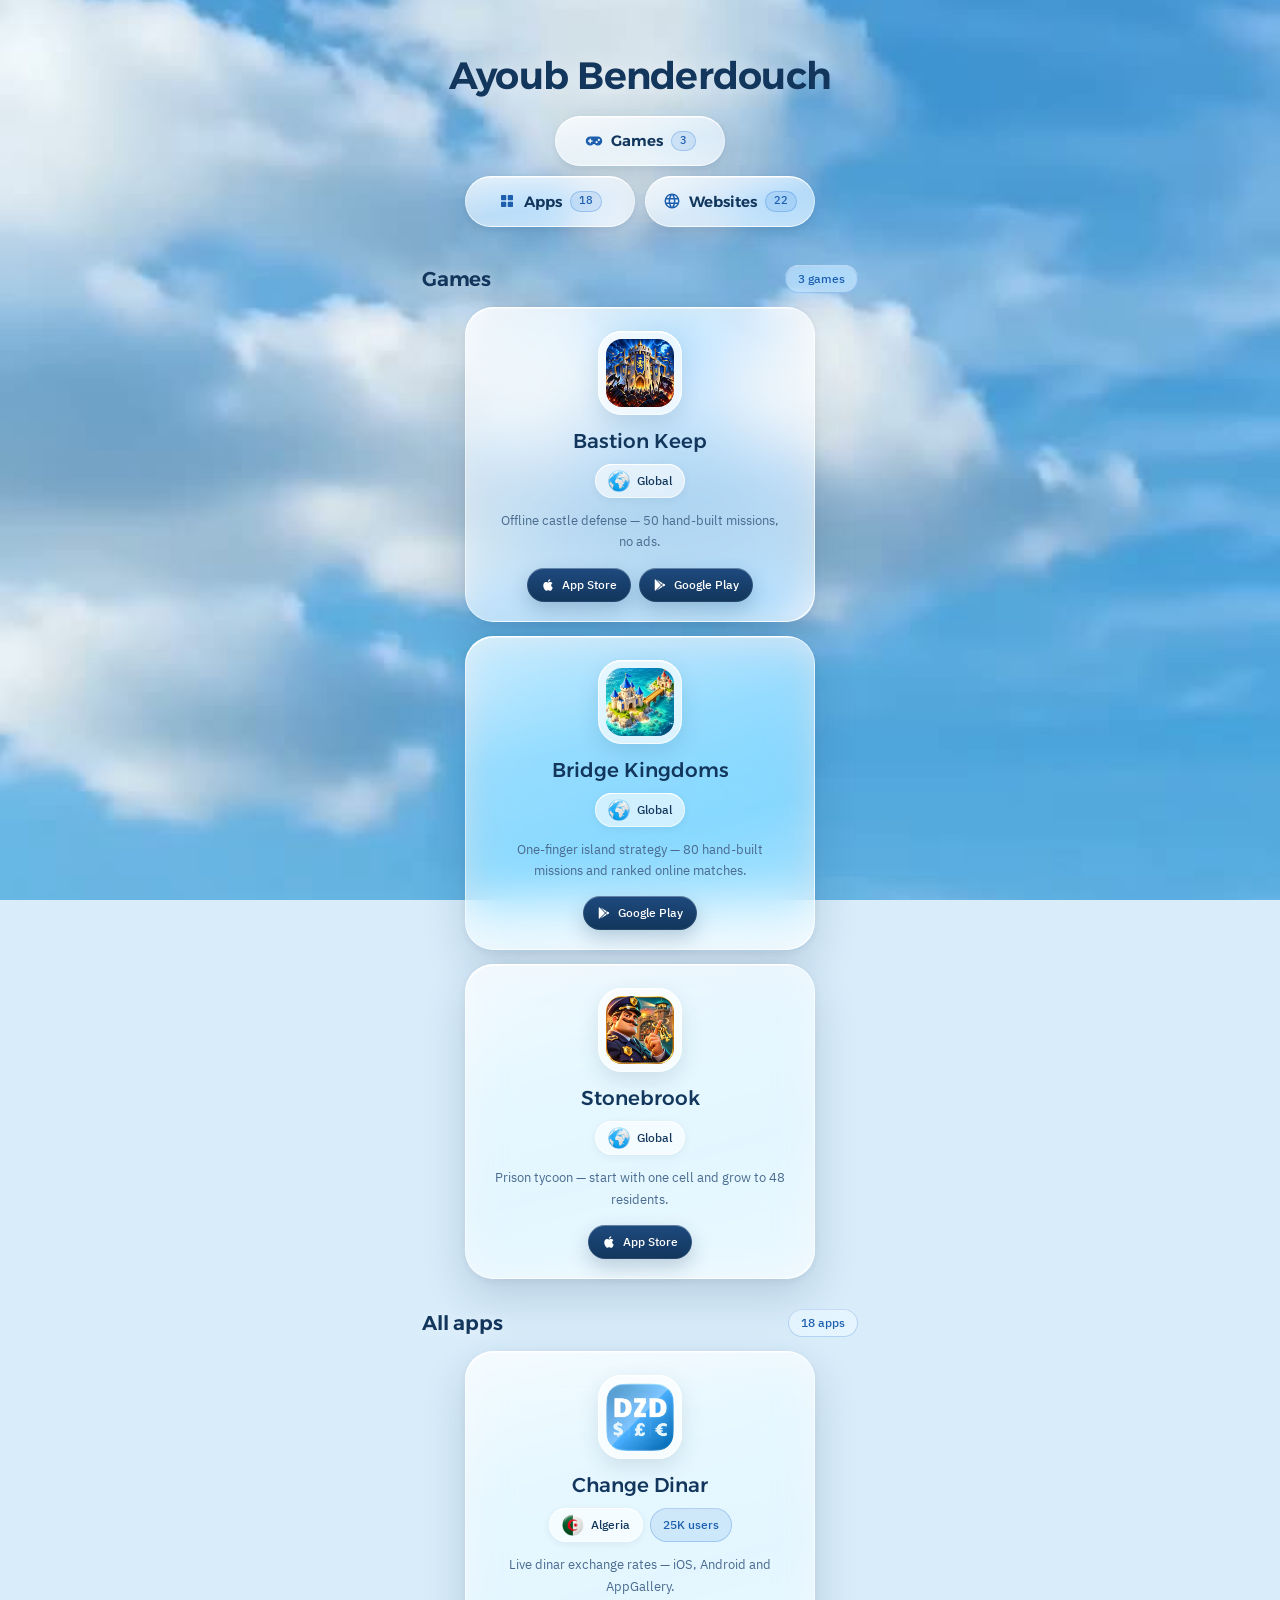
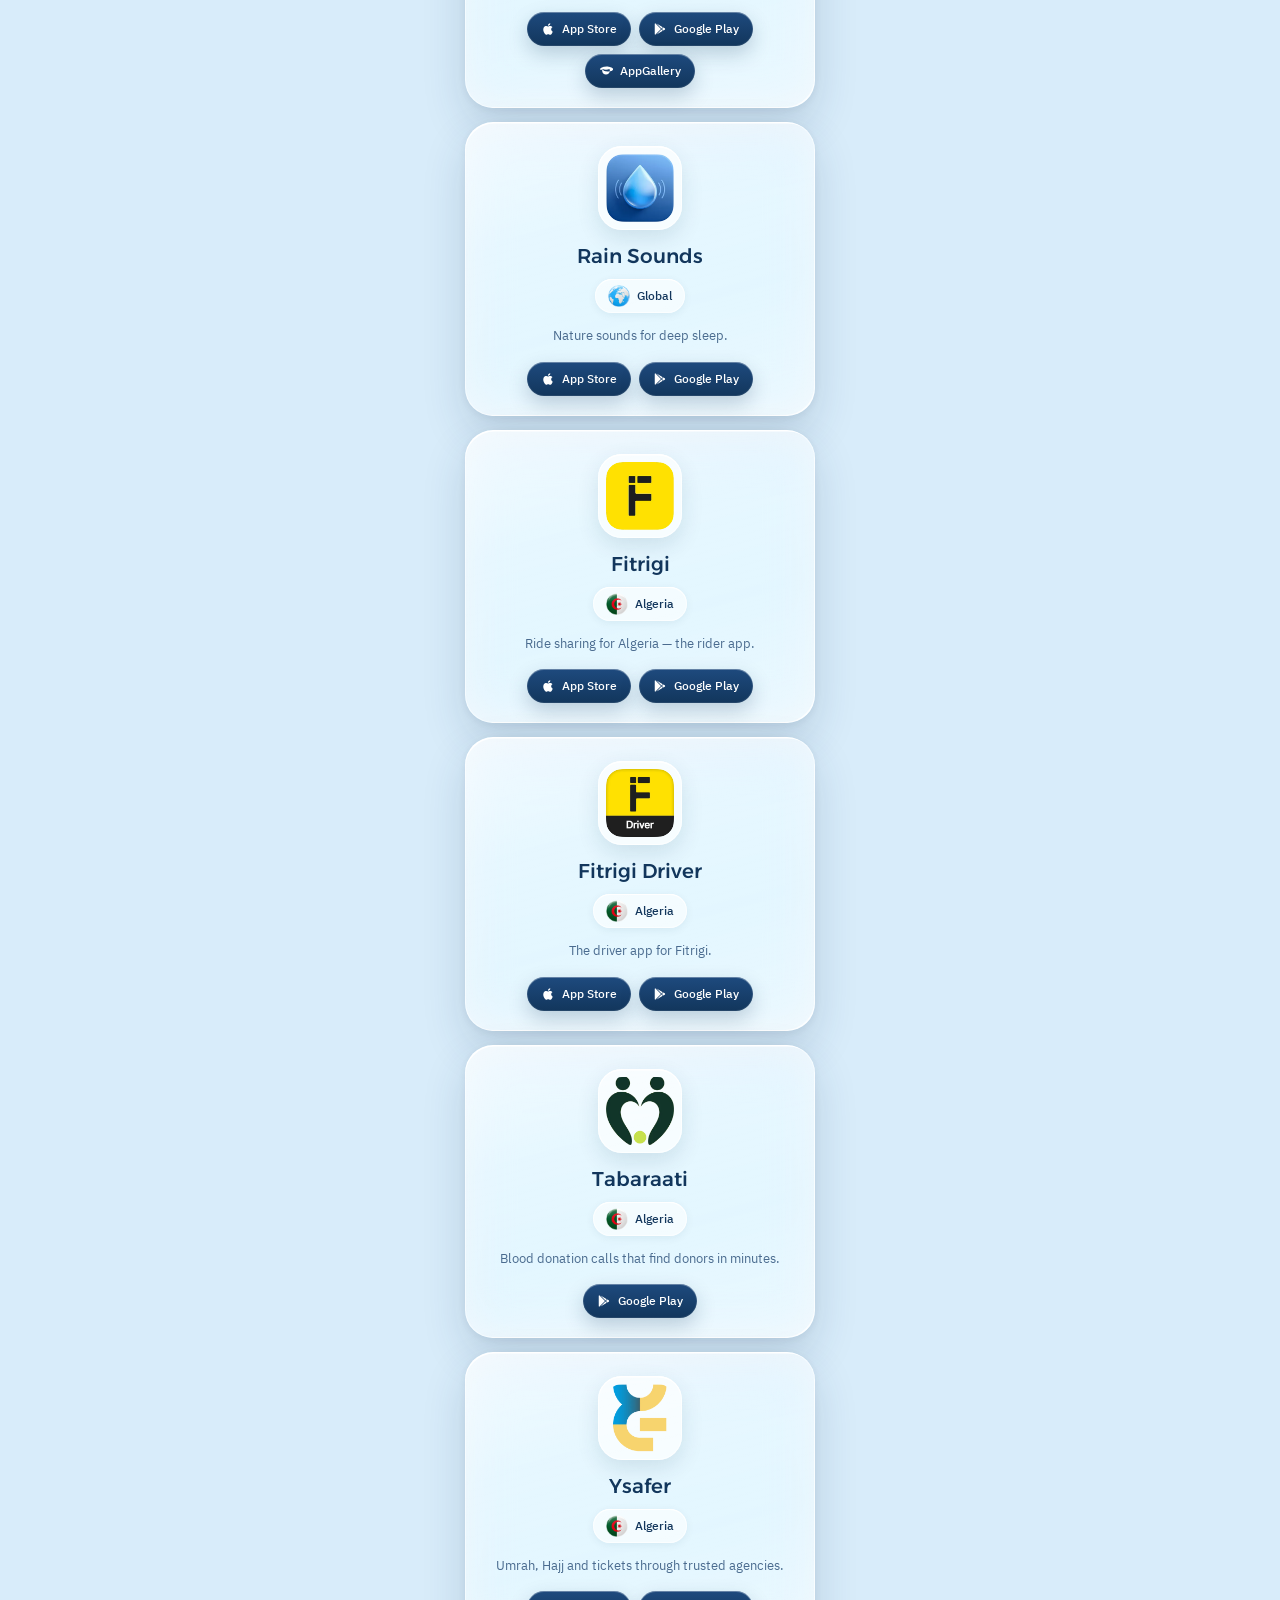
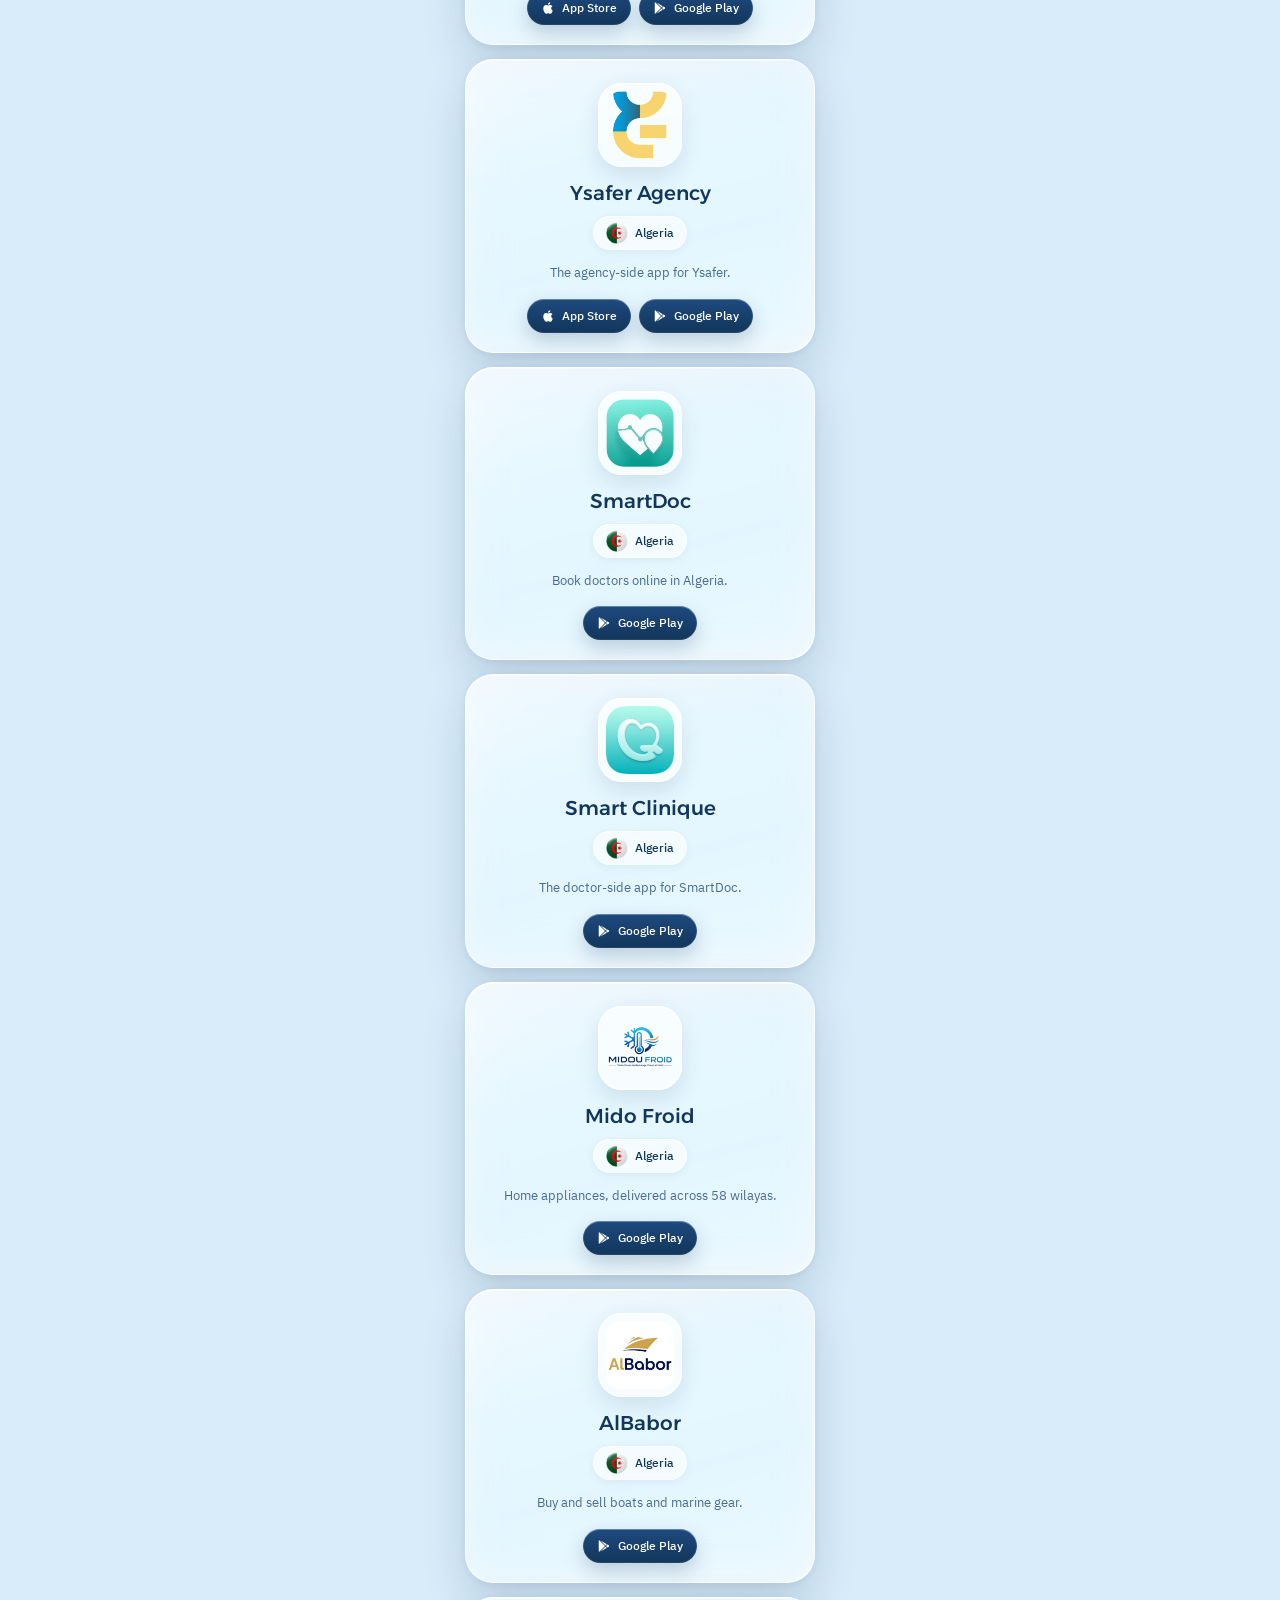
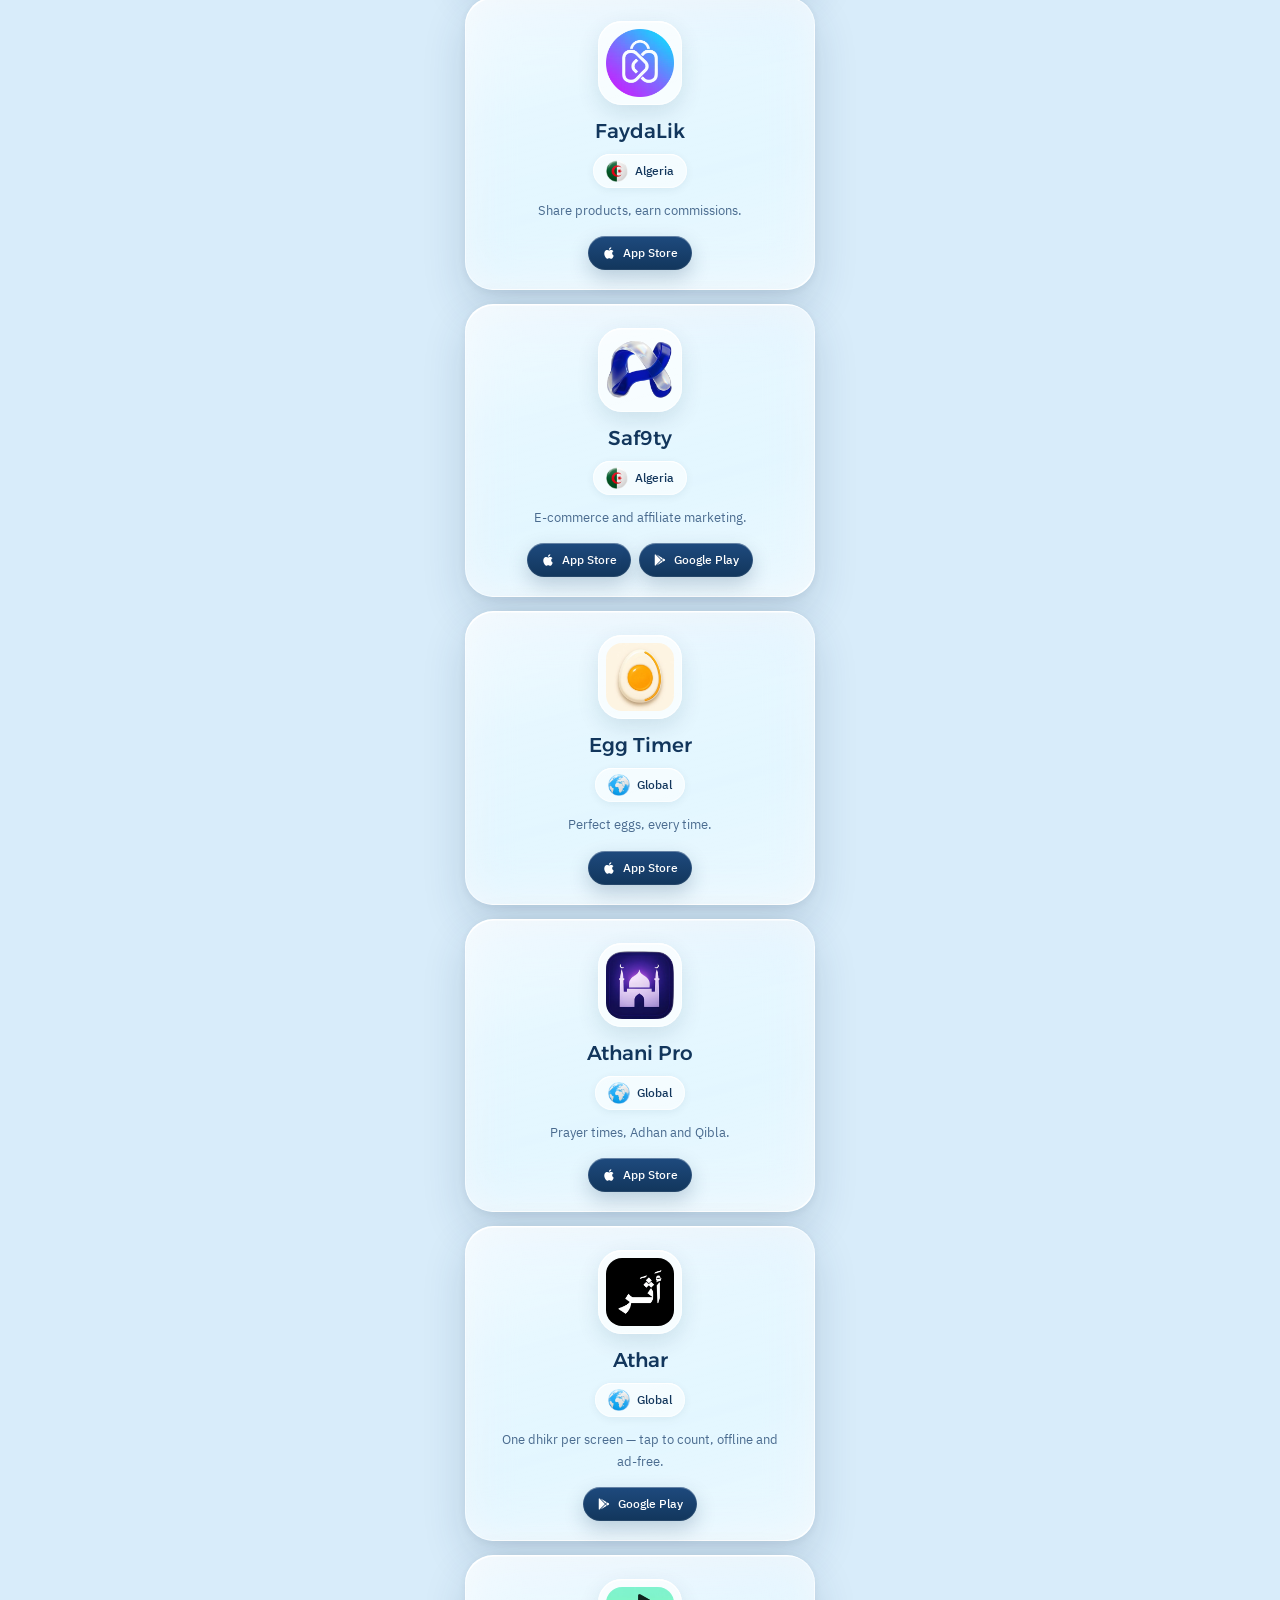
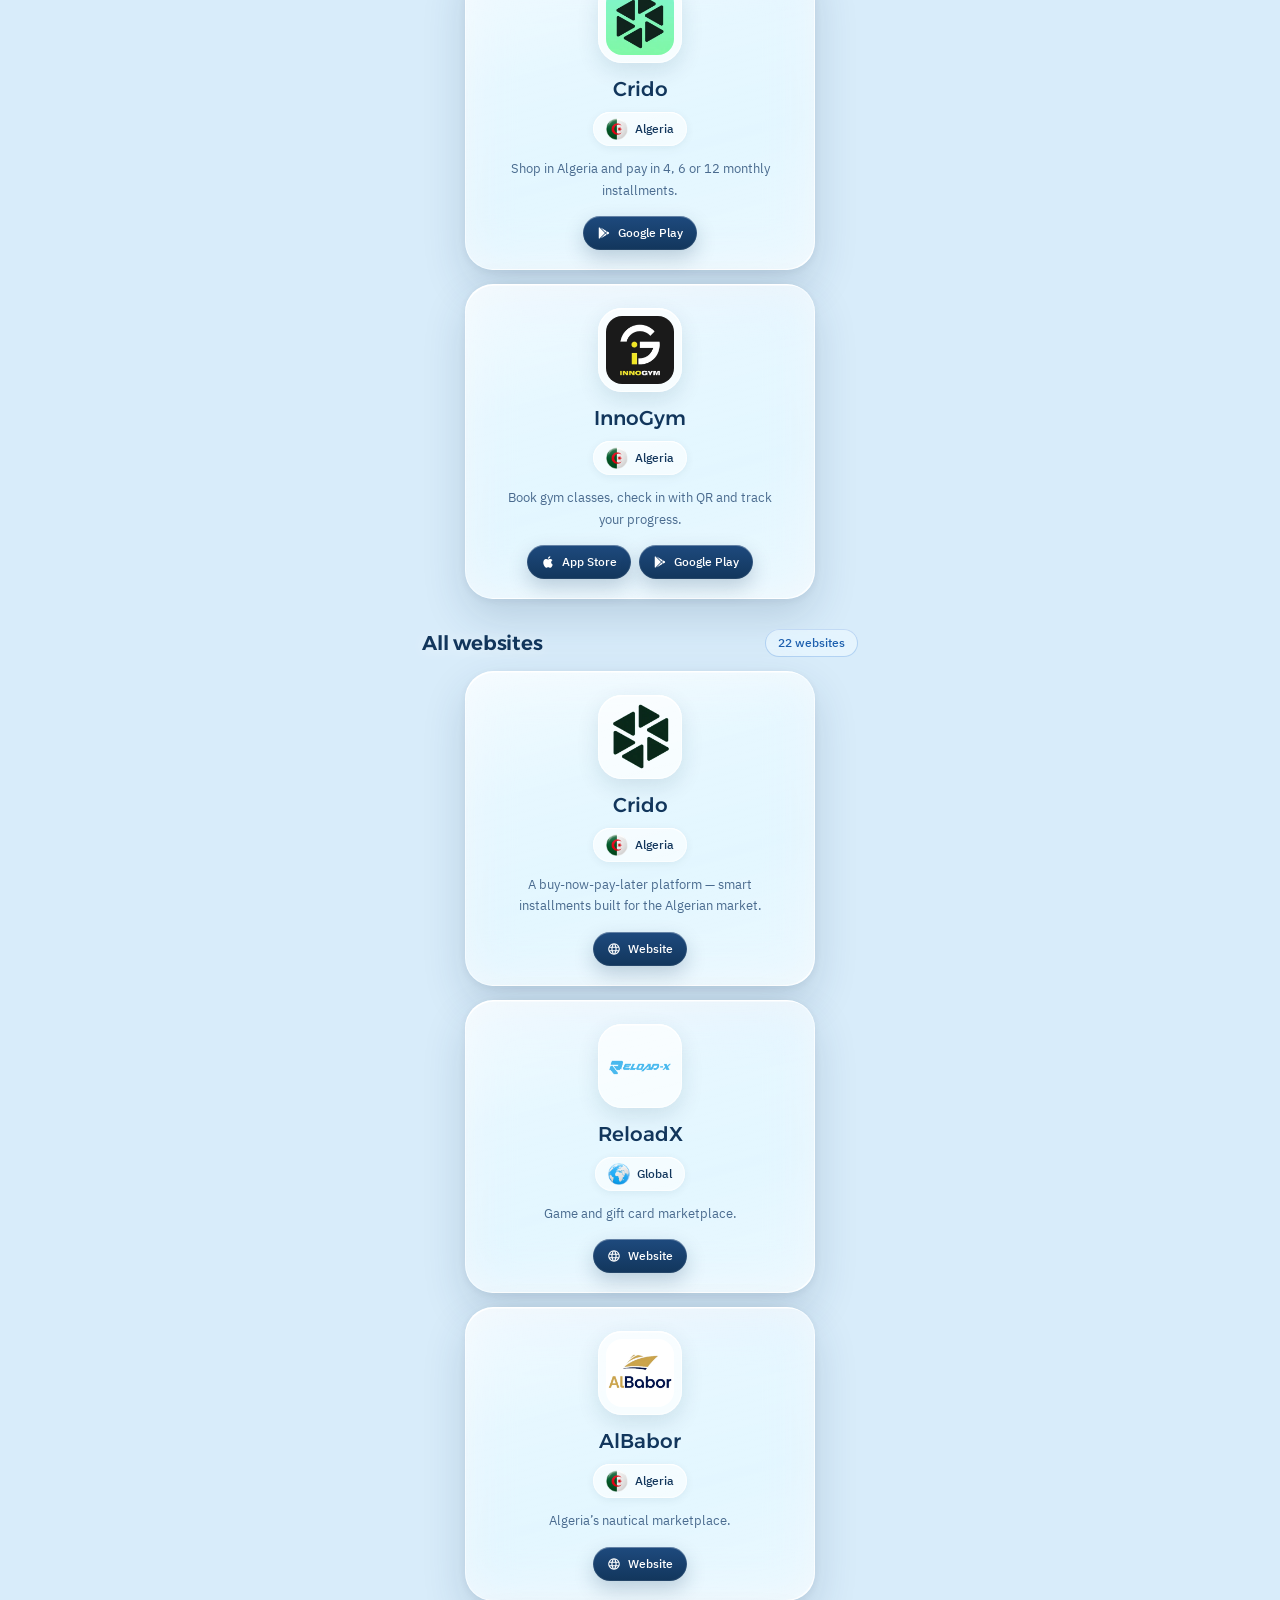
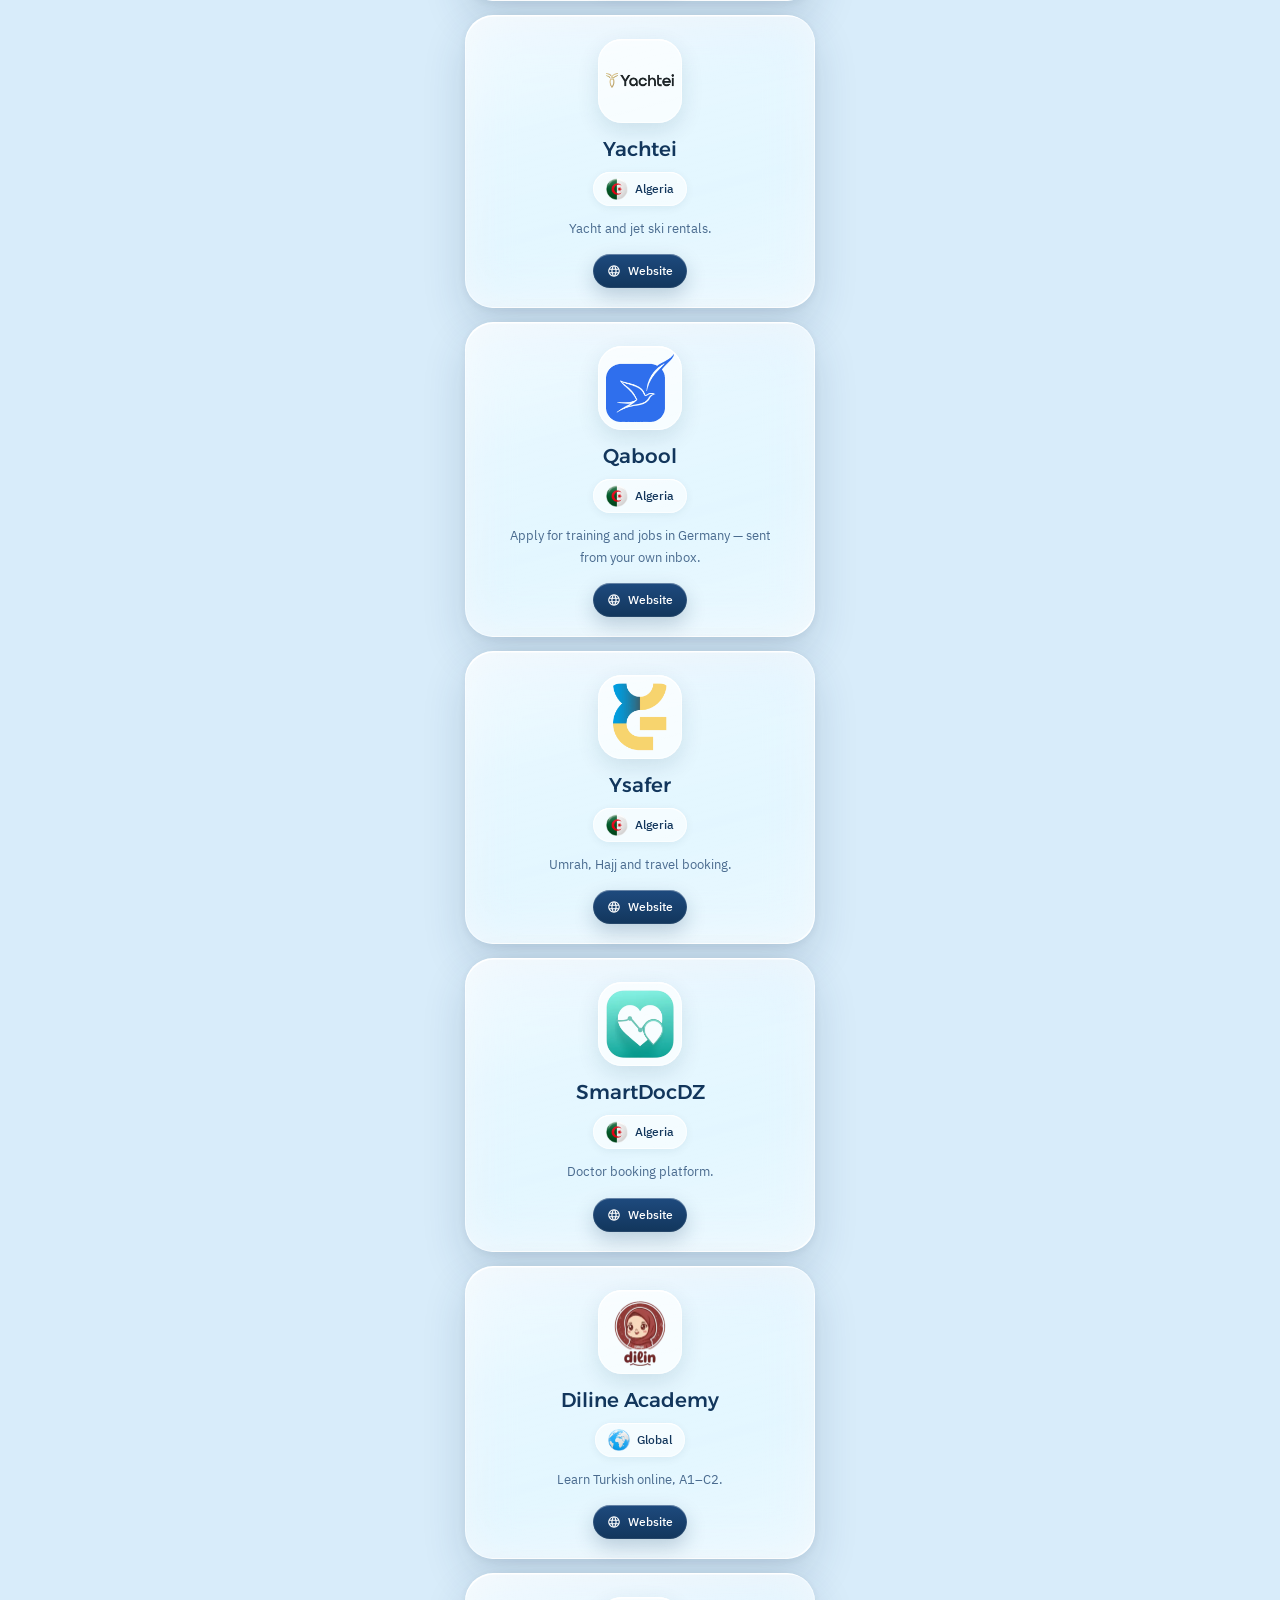
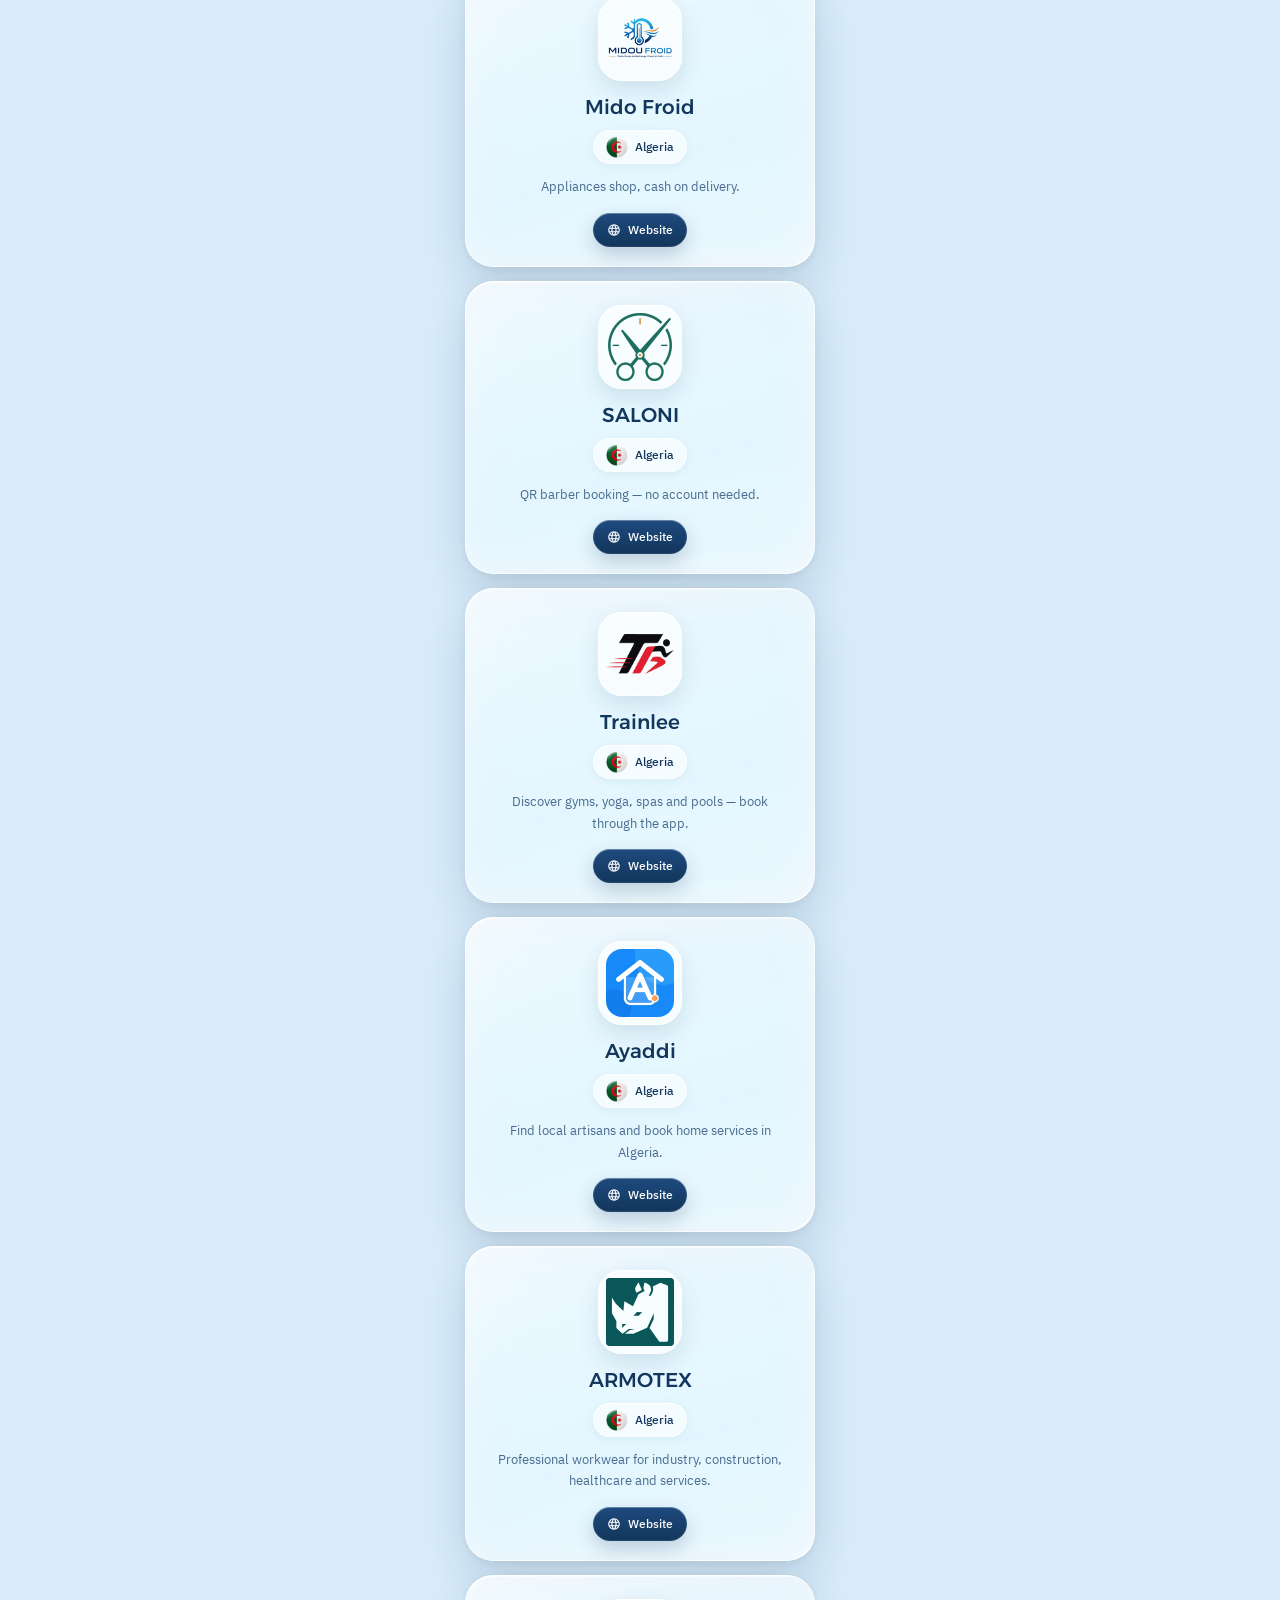
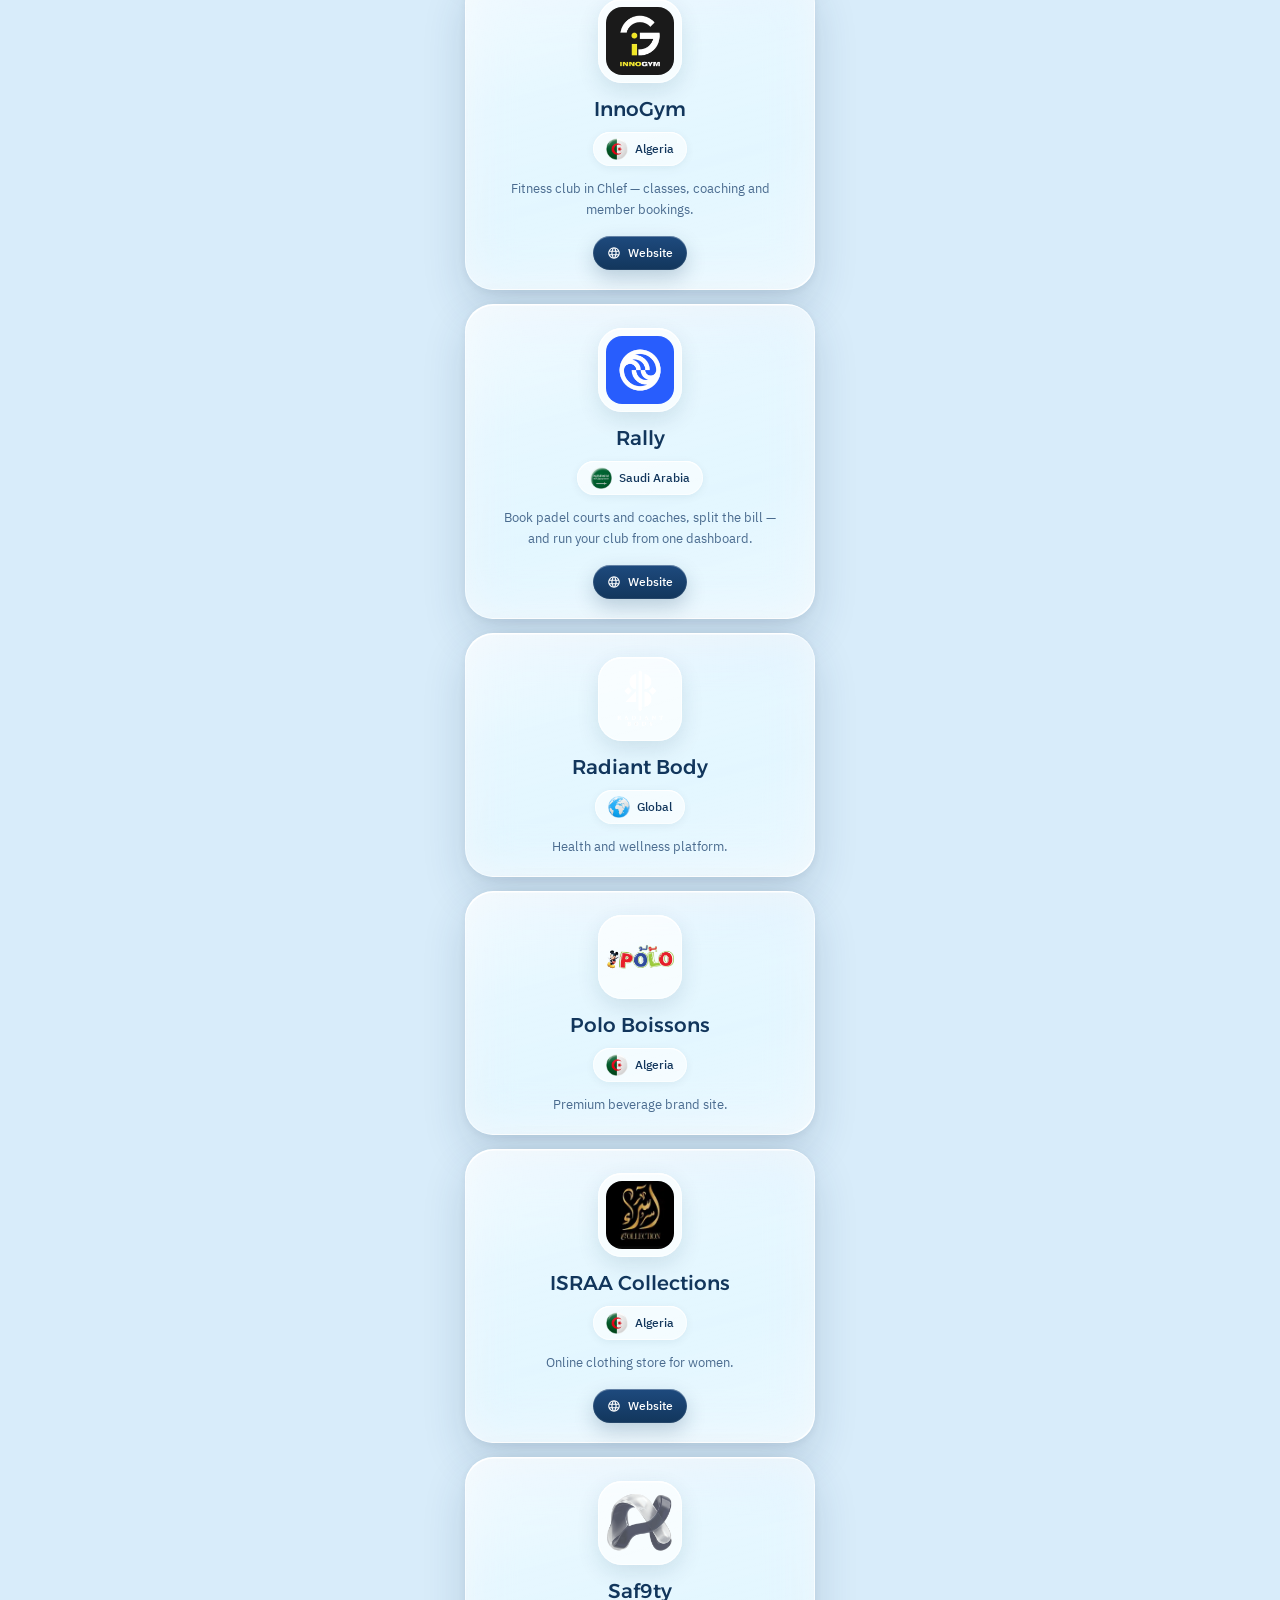
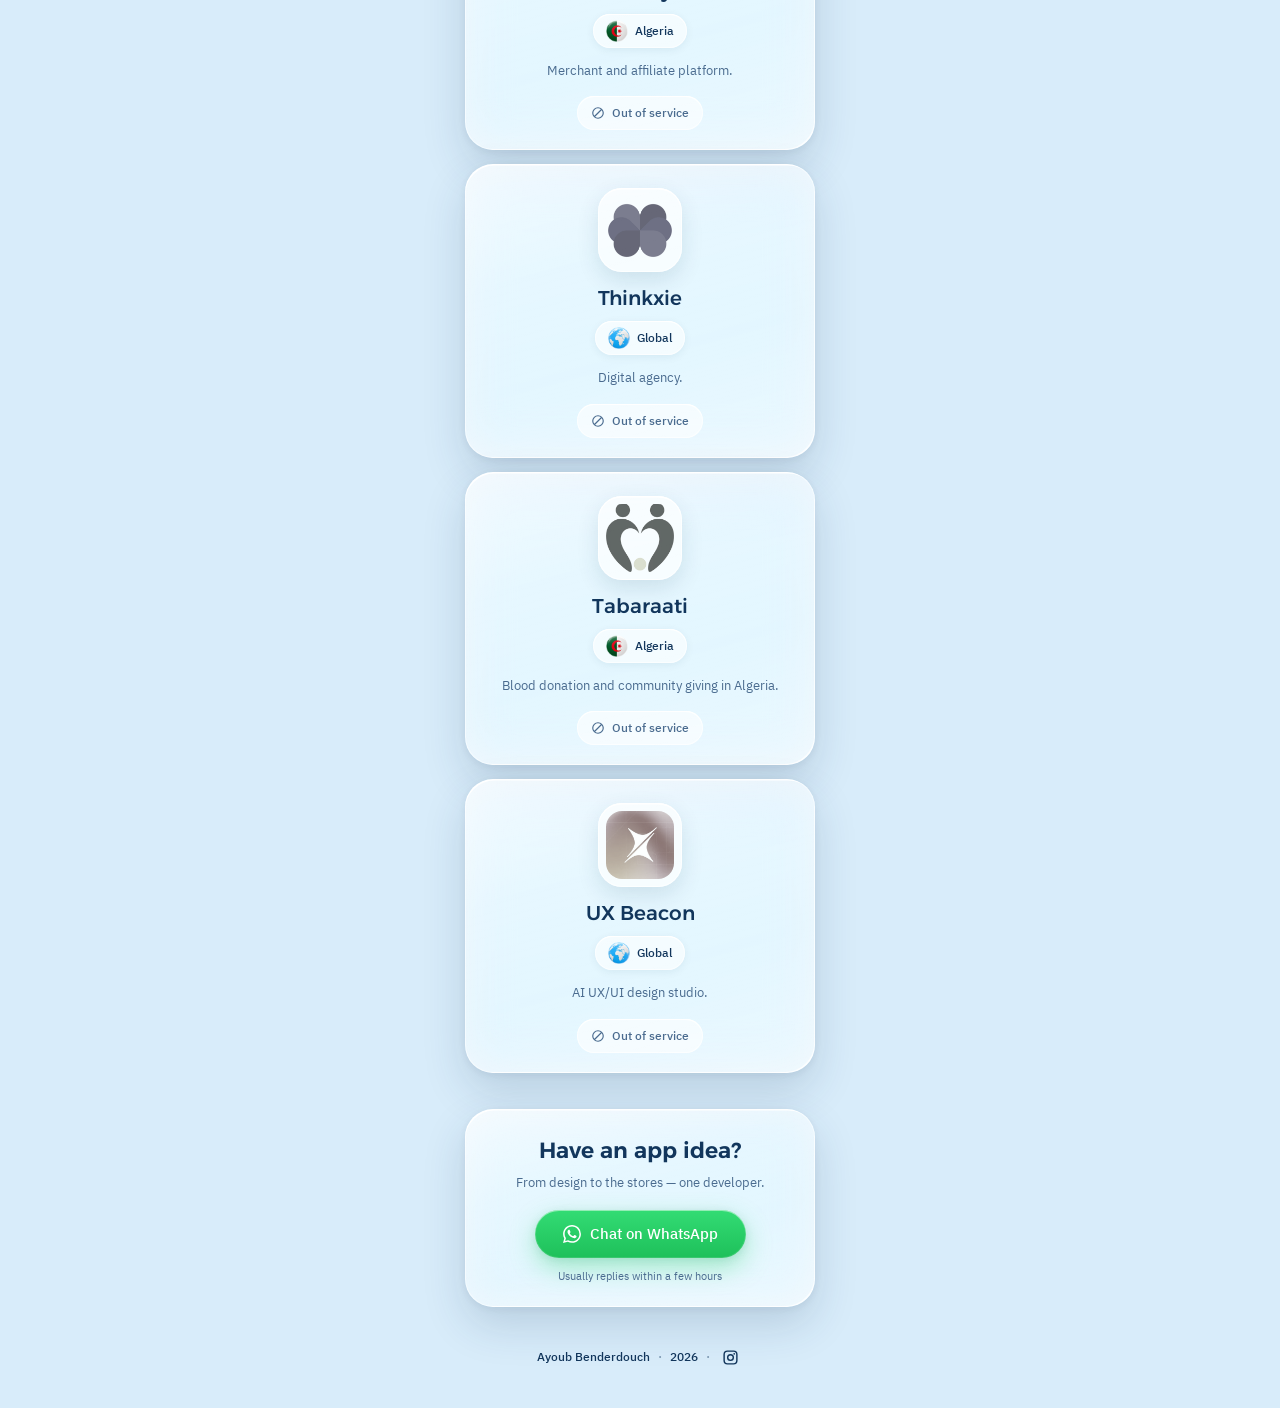
<file: index.html>
<!DOCTYPE html>
<html lang="en" dir="ltr">
<head>
    <meta charset="UTF-8">
    <meta name="viewport" content="width=device-width, initial-scale=1.0, viewport-fit=cover">
    <title>Ayoub Benderdouch — Apps & Platforms</title>
    <meta name="description" content="30 real products on the App Store and Google Play — apps and platforms by one developer.">
    <meta name="theme-color" content="#D8ECFA">
    <link rel="canonical" href="https://ayoubportfolio.site/">
    <meta property="og:title" content="Ayoub Benderdouch — Apps & Platforms">
    <meta property="og:description" content="30 real products on the App Store and Google Play — apps and platforms by one developer.">
    <meta property="og:url" content="https://ayoubportfolio.site/">
    <meta property="og:type" content="website">
    <meta property="og:image" content="https://ayoubportfolio.site/assets/sky-poster.jpg">

    <link rel="preload" as="image" href="assets/sky-poster.jpg">
    <link rel="preconnect" href="https://fonts.googleapis.com">
    <link rel="preconnect" href="https://fonts.gstatic.com" crossorigin>
    <link rel="stylesheet" media="print" onload="this.media='all'"
          href="https://fonts.googleapis.com/css2?family=Alexandria:wght@500;600&family=IBM+Plex+Sans+Arabic:wght@400;500&display=swap">
    <noscript><link rel="stylesheet" href="https://fonts.googleapis.com/css2?family=Alexandria:wght@500;600&family=IBM+Plex+Sans+Arabic:wght@400;500&display=swap"></noscript>

    <style>
        :root {
            --sky:          #D8ECFA;
            --accent:       #2E7CD6;
            --ink:          #12365C;
            --ink-soft:     #4A6B8F; /* AA-safe on glass over bright clouds */
            --glass:        rgba(255,255,255,0.46);
            --glass-border: rgba(255,255,255,0.95);
            --badge:        #12365C;
            --whatsapp:     #25D366;
            --accent-text:  #1D5FAE; /* darker accent for text on light surfaces (AA) */
            --fd: 'Alexandria', 'IBM Plex Sans Arabic', sans-serif;
            --fb: 'IBM Plex Sans Arabic', 'Alexandria', sans-serif;
        }

        * { margin: 0; padding: 0; box-sizing: border-box; }

        html { scroll-behavior: smooth; }

        body {
            font-family: var(--fb);
            background: var(--sky);
            color: var(--ink);
            min-height: 100vh;
            min-height: 100svh;
            overflow-x: clip;
            -webkit-font-smoothing: antialiased;
            text-rendering: optimizeLegibility;
        }

        ::selection { background: rgba(46, 124, 214, 0.25); }

        a { color: inherit; }

        :focus-visible {
            outline: 2px solid var(--accent);
            outline-offset: 3px; /* outline folgt dem border-radius des Elements (Kapseln bleiben Kapseln) */
        }

        /* ---------- Sky layers ---------- */
        .sky-fallback {
            position: fixed;
            inset: 0;
            z-index: -2;
            background: var(--sky) url('assets/sky-poster.jpg') center / cover no-repeat;
        }

        .sky-bg {
            position: fixed;
            inset: 0;
            width: 100%;
            height: 100%;
            object-fit: cover;
            z-index: -1;
            opacity: 0;
            transition: opacity 1.2s ease;
        }

        .sky-bg.ready { opacity: 1; }

        /* ---------- Liquid Glass primitives ----------
           Material statt Flaeche: transparenteres Weiss + kraeftige Blur/
           Saettigung, Kanten aus LICHT (Specular oben-links, weicher Ring,
           innerer Schein) statt flacher 1px-Border. Nur CSS -> iOS Safari ok. */
        .glass {
            position: relative;
            background-color: var(--glass);
            background-image: linear-gradient(165deg,
                rgba(255, 255, 255, 0.55) 0%,
                rgba(255, 255, 255, 0.12) 34%,
                rgba(255, 255, 255, 0.02) 62%,
                rgba(255, 255, 255, 0.26) 100%);
            border-radius: 28px;
            backdrop-filter: blur(24px) saturate(1.8);
            -webkit-backdrop-filter: blur(24px) saturate(1.8);
            box-shadow:
                inset 0 0 0 1px rgba(255, 255, 255, 0.50),
                inset 1.5px 3px 0 -1.5px rgba(255, 255, 255, 0.98),
                inset -2px -2.5px 0 -1.5px rgba(255, 255, 255, 0.70),
                inset 0 0 26px 2px rgba(255, 255, 255, 0.24),
                0 18px 44px rgba(18, 54, 92, 0.16),
                0 2px 10px rgba(18, 54, 92, 0.07);
        }

        /* Kleine Glas-Pills (Chips): kein eigener Blur (Performance bei ~30
           Karten), Glas-Look kommt aus Ring + Top-Specular. */
        .lite {
            background: rgba(255, 255, 255, 0.60);
            box-shadow:
                inset 0 0 0 1px rgba(255, 255, 255, 0.60),
                inset 0 1.5px 0 -0.5px rgba(255, 255, 255, 0.95),
                0 2px 8px rgba(18, 54, 92, 0.07);
        }

        /* ---------- Page column ---------- */
        .page {
            max-width: 480px;
            margin-inline: auto;
            min-height: 100vh;
            min-height: 100svh;
            display: flex;
            flex-direction: column;
        }

        /* ---------- Hero ---------- */
        .hero {
            display: flex;
            flex-direction: column;
            align-items: center;
            justify-content: center;
            text-align: center;
            gap: 18px;
            padding: 54px 24px 8px;
        }

        .sky-toggle {
            position: fixed;
            top: max(12px, env(safe-area-inset-top, 0px));
            right: max(16px, env(safe-area-inset-right, 0px));
            z-index: 30;
            width: 36px;
            height: 36px;
            border: 0;
            border-radius: 50%;
            color: var(--ink);
            cursor: pointer;
        }

        .sky-toggle:not([hidden]) { display: grid; place-items: center; }
        .sky-toggle::before { content: ''; position: absolute; inset: -4px; }
        .sky-toggle:hover { background-color: rgba(255, 255, 255, 0.85); }
        .sky-toggle svg { width: 16px; height: 16px; }
        .sky-toggle[data-paused="true"] .sky-pause,
        .sky-toggle[data-paused="false"] .sky-play { display: none; }

        h1 {
            font-family: var(--fd);
            font-weight: 600;
            font-size: clamp(30px, 8.5vw, 38px);
            line-height: 1.15;
            letter-spacing: -0.02em; /* grosses Display-Type: negatives Tracking */
            color: var(--ink);
            text-shadow: 0 2px 22px rgba(255, 255, 255, 0.60); /* weicher Halo hebt den Namen vom Video ab */
        }

        /* Drei Sektions-Buttons: Games zentriert oben, darunter Apps / Websites —
           drei in einer Reihe passen mit Icon + Zaehler nicht in die Handy-Spalte */
        .nav-btns {
            display: grid;
            grid-template-columns: 1fr 1fr;
            gap: 10px;
            width: 100%;
            max-width: 350px;
        }

        .nav-btns .nav-card:first-child {
            grid-column: 1 / -1;
            justify-self: center;
            width: calc(50% - 5px);
        }

        .nav-card {
            display: flex;
            align-items: center;
            justify-content: center;
            gap: 8px;
            padding: 15px 12px;
            border-radius: 999px; /* schwebende Glas-Kapseln */
            background-color: rgba(255, 255, 255, 0.50);
            background-image: linear-gradient(170deg,
                rgba(255, 255, 255, 0.55) 0%,
                rgba(255, 255, 255, 0.10) 55%,
                rgba(255, 255, 255, 0.30) 100%);
            backdrop-filter: blur(18px) saturate(1.7);
            -webkit-backdrop-filter: blur(18px) saturate(1.7);
            box-shadow:
                inset 0 0 0 1px rgba(255, 255, 255, 0.55),
                inset 0 2px 0 -0.5px rgba(255, 255, 255, 0.95),
                inset 0 -1.5px 0 -0.5px rgba(255, 255, 255, 0.55),
                0 12px 30px rgba(18, 54, 92, 0.14),
                0 2px 8px rgba(18, 54, 92, 0.07);
            text-decoration: none;
            font-family: var(--fd);
            font-weight: 600;
            font-size: 15px;
            color: var(--ink);
            transition: transform 0.35s cubic-bezier(0.34, 1.4, 0.64, 1);
        }

        .nav-card:active { transform: scale(0.96); }

        @media (hover: hover) {
            .nav-card:hover { transform: translateY(-2px); }
            .nav-card:hover:active { transform: scale(0.96); }
        }

        .nav-card svg {
            width: 18px;
            height: 18px;
            color: var(--accent-text);
            flex: 0 0 18px;
        }

        .nav-count {
            padding: 2px 9px;
            border-radius: 999px;
            background: rgba(46, 124, 214, 0.12);
            box-shadow: inset 0 0 0 1px rgba(46, 124, 214, 0.30);
            color: var(--accent-text);
            font-family: var(--fb);
            font-size: 11px;
            font-weight: 500;
            line-height: 1.5;
        }

        /* ---------- Sections ---------- */
        .sect {
            padding: 30px 20px 0;
            scroll-margin-top: 12px;
        }

        .sec-head {
            display: flex;
            align-items: center;
            justify-content: space-between;
            gap: 10px;
            margin-bottom: 14px;
            padding-inline: 2px;
        }

        .sec-head h2 {
            font-family: var(--fd);
            font-weight: 600;
            font-size: 20px;
            letter-spacing: -0.01em;
            color: var(--ink);
            text-shadow: 0 1px 14px rgba(255, 255, 255, 0.55);
        }

        .count {
            padding: 5px 13px;
            border-radius: 999px;
            background: rgba(255, 255, 255, 0.42);
            backdrop-filter: blur(12px) saturate(1.6);
            -webkit-backdrop-filter: blur(12px) saturate(1.6);
            box-shadow:
                inset 0 0 0 1px rgba(46, 124, 214, 0.28),
                inset 0 1.5px 0 -0.5px rgba(255, 255, 255, 0.90);
            color: var(--accent-text);
            font-size: 12px;
            font-weight: 500;
            white-space: nowrap;
        }

        /* ---------- Cards (alle Projekte gleich groß) ---------- */
        .cards {
            display: flex;
            flex-direction: column;
            align-items: center;
            gap: 14px;
        }

        .glass-card {
            width: 100%;
            max-width: 350px;
            padding: 24px 22px 20px;
            display: flex;
            flex-direction: column;
            align-items: center;
            text-align: center;
            /* Schatten + Kanten kommen komplett aus .glass (Liquid-Glass-Material) */
        }

        .logo-tile {
            width: 84px;
            height: 84px;
            border-radius: 24px; /* konzentrisch zur 28px-Karte */
            display: grid;
            place-items: center;
            background: rgba(255, 255, 255, 0.68);
            box-shadow:
                inset 0 0 0 1px rgba(255, 255, 255, 0.70),
                inset 0 2px 0 -0.5px rgba(255, 255, 255, 0.95),
                0 8px 22px rgba(18, 54, 92, 0.12);
            overflow: hidden;
        }

        .logo-tile img {
            width: 68px;
            height: 68px;
            border-radius: 16px; /* 24px Tile - 8px Inset */
            object-fit: cover;
            display: block;
        }

        .logo-tile.pad img {
            object-fit: contain;
            border-radius: 0;
        }

        .logo-fallback {
            font-family: var(--fd);
            font-weight: 600;
            font-size: 30px;
            color: var(--accent);
        }

        .p-name {
            margin-top: 13px;
            font-family: var(--fd);
            font-weight: 500;
            font-size: 20px;
            line-height: 1.3;
            color: var(--ink);
        }

        .chips {
            display: flex;
            flex-wrap: wrap;
            justify-content: center;
            gap: 7px;
            margin-top: 10px;
        }

        .chip {
            display: inline-flex;
            align-items: center;
            gap: 7px;
            padding: 6px 13px;
            border-radius: 999px; /* Kapsel */
            font-size: 12px;
            font-weight: 500;
            color: var(--ink);
        }

        .chip img {
            width: 22px;
            height: 22px;
            display: block;
            object-fit: contain;
        }

        .c-dot {
            width: 14px;
            height: 14px;
            border-radius: 50%;
            background: rgba(255, 255, 255, 0.8);
            border: 1px solid var(--glass-border);
            display: inline-block;
        }

        .chip.stat {
            background: rgba(46, 124, 214, 0.12);
            box-shadow:
                inset 0 0 0 1px rgba(46, 124, 214, 0.30),
                inset 0 1.5px 0 -0.5px rgba(255, 255, 255, 0.60);
            color: var(--accent-text);
        }

        .story {
            margin-top: 12px;
            font-size: 13px;
            line-height: 1.65;
            color: var(--ink-soft);
            max-width: 290px;
        }

        .badges {
            display: flex;
            flex-wrap: wrap;
            justify-content: center;
            gap: 8px;
            margin-top: 15px;
        }

        .badge {
            display: inline-flex;
            align-items: center;
            gap: 7px;
            padding: 8px 14px;
            border-radius: 999px; /* dunkle Glas-Kapsel mit Licht an der Oberkante */
            background: linear-gradient(180deg, #1E4A7E 0%, var(--badge) 100%);
            box-shadow:
                inset 0 1px 0 rgba(255, 255, 255, 0.25),
                inset 0 0 0 1px rgba(255, 255, 255, 0.08),
                0 8px 20px rgba(18, 54, 92, 0.22);
            color: #fff;
            text-decoration: none;
            font-size: 12px;
            font-weight: 500;
            white-space: nowrap;
            transition: transform 0.3s cubic-bezier(0.34, 1.4, 0.64, 1);
        }

        .badge svg { width: 14px; height: 14px; flex: 0 0 14px; }

        .badge:active { transform: scale(0.95); }

        @media (hover: hover) {
            .badge:hover { transform: translateY(-1px); }
            .badge:hover:active { transform: scale(0.95); }
        }

        /* Out of service: kein Link, gedaempftes Glas-Pill statt dunklem Badge */
        .badge.dead {
            background: rgba(255, 255, 255, 0.60);
            box-shadow:
                inset 0 0 0 1px rgba(255, 255, 255, 0.65),
                inset 0 1.5px 0 -0.5px rgba(255, 255, 255, 0.95);
            color: var(--ink-soft);
        }

        .glass-card.offline .logo-tile img,
        .glass-card.offline .logo-fallback {
            filter: grayscale(0.85);
            opacity: 0.72;
        }

        /* ---------- CTA ---------- */
        .cta-wrap {
            padding: 36px 20px 10px;
            display: flex;
            justify-content: center;
        }

        .cta {
            padding: 28px 24px 22px;
        }

        .cta h2 {
            font-family: var(--fd);
            font-weight: 600;
            font-size: 22px;
            color: var(--ink);
        }

        .cta-sub {
            margin-top: 8px;
            font-size: 13px;
            line-height: 1.7;
            color: var(--ink-soft);
        }

        .wa-btn {
            display: inline-flex;
            align-items: center;
            gap: 9px;
            margin-top: 16px;
            padding: 13px 28px;
            border-radius: 999px; /* glossy Kapsel */
            background: linear-gradient(180deg, #33DC74 0%, #1EC05A 100%);
            color: #fff;
            text-decoration: none;
            font-size: 15px;
            font-weight: 500;
            box-shadow:
                inset 0 1px 0 rgba(255, 255, 255, 0.40),
                inset 0 0 0 1px rgba(255, 255, 255, 0.12),
                0 10px 26px rgba(37, 211, 102, 0.35),
                0 2px 8px rgba(18, 54, 92, 0.10);
            transition: transform 0.3s cubic-bezier(0.34, 1.4, 0.64, 1);
        }

        .wa-btn:active { transform: scale(0.96); }

        .wa-btn svg { width: 18px; height: 18px; }

        .reply {
            margin-top: 10px;
            font-size: 11px;
            color: var(--ink-soft);
        }

        /* ---------- Floating WhatsApp (bleibt beim Scrollen stehen) ----------
           right: an der rechten Kante der 480px-Spalte ausgerichtet, nie naeher
           als 16px am Viewport-Rand (schmale Screens). */
        .wa-fab {
            position: fixed;
            z-index: 20;
            bottom: calc(20px + env(safe-area-inset-bottom, 0px));
            right: max(16px, calc(50vw - 224px));
            width: 54px;
            height: 54px;
            border-radius: 50%;
            display: grid;
            place-items: center;
            background: linear-gradient(180deg, #33DC74 0%, #1EC05A 100%);
            color: #fff;
            box-shadow:
                inset 0 1px 0 rgba(255, 255, 255, 0.40),
                inset 0 0 0 1px rgba(255, 255, 255, 0.12),
                0 10px 26px rgba(37, 211, 102, 0.38),
                0 2px 8px rgba(18, 54, 92, 0.18);
            opacity: 0;
            visibility: hidden;
            transform: translateY(12px) scale(0.85);
            transition: opacity 0.28s ease, transform 0.28s cubic-bezier(0.34, 1.28, 0.64, 1), visibility 0.28s;
        }

        .wa-fab.show {
            opacity: 1;
            visibility: visible;
            transform: none;
        }

        .wa-fab svg { width: 27px; height: 27px; }

        .wa-fab.show:active { transform: scale(0.93); }

        /* ---------- Footer ---------- */
        footer {
            margin-top: auto;
            padding: 28px 20px 38px;
            display: flex;
            align-items: center;
            justify-content: center;
            gap: 8px;
            font-size: 12px;
            font-weight: 500;
            color: var(--ink);
        }

        footer a {
            display: inline-flex;
            padding: 4px;
            color: var(--ink);
            text-decoration: none;
        }

        footer svg { width: 17px; height: 17px; }

        .dot-sep { opacity: 0.45; }

        /* ---------- Motion ----------
           Reveal nutzt die `translate`-Property (nicht transform), damit
           Hover-/Press-Transforms nie mit dem Reveal kollidieren. */
        .reveal {
            opacity: 0;
            translate: 0 16px;
        }

        .reveal.in {
            opacity: 1;
            translate: none;
            transition: opacity 0.5s ease-out, translate 0.6s cubic-bezier(0.22, 1, 0.36, 1);
        }

        /* ---------- Reduced motion / transparency / contrast ---------- */
        @media (prefers-reduced-motion: reduce) {
            html { scroll-behavior: auto; }
            .reveal { opacity: 1; translate: none; transition: none; }
            .sky-bg, .badge, .wa-btn, .nav-card { transition: none; }
            .wa-fab { transition: none; transform: none; }
        }

        /* Glas wird frostig/solide, wenn der Nutzer Transparenz reduziert */
        @media (prefers-reduced-transparency: reduce) {
            .glass, .nav-card, .lite, .count, .badge.dead {
                background-color: rgba(255, 255, 255, 0.96);
                background-image: none;
                backdrop-filter: none;
                -webkit-backdrop-filter: none;
            }
        }

        @media (prefers-contrast: more) {
            .glass, .nav-card {
                background-color: rgba(255, 255, 255, 0.97);
                background-image: none;
                box-shadow: inset 0 0 0 1.5px rgba(18, 54, 92, 0.55), 0 12px 30px rgba(18, 54, 92, 0.15);
            }
            .story { color: #33517A; }
        }
    </style>
</head>
<body>
    <!-- SVG sprite -->
    <svg style="display:none" aria-hidden="true">
        <symbol id="i-apple" viewBox="0 0 24 24">
            <path fill="currentColor" d="M18.71 19.5c-.83 1.24-1.71 2.45-3.05 2.47-1.34.03-1.77-.79-3.29-.79-1.53 0-2 .77-3.27.82-1.31.05-2.3-1.32-3.14-2.53C4.25 17 2.94 12.45 4.7 9.39c.87-1.52 2.43-2.48 4.12-2.51 1.28-.02 2.5.87 3.29.87.78 0 2.26-1.07 3.81-.91.65.03 2.47.26 3.64 1.98-.09.06-2.17 1.28-2.15 3.81.03 3.02 2.65 4.03 2.68 4.04-.03.07-.42 1.44-1.38 2.83M13 3.5c.73-.83 1.94-1.46 2.94-1.5.13 1.17-.34 2.35-1.04 3.19-.69.85-1.83 1.51-2.95 1.42-.15-1.15.41-2.35 1.05-3.11z"/>
        </symbol>
        <symbol id="i-play" viewBox="0 0 24 24">
            <path fill="currentColor" d="M3,20.5V3.5C3,2.91 3.34,2.39 3.84,2.15L13.69,12L3.84,21.85C3.34,21.6 3,21.09 3,20.5M16.81,15.12L6.05,21.34L14.54,12.85L16.81,15.12M20.16,10.81C20.5,11.08 20.75,11.5 20.75,12C20.75,12.5 20.53,12.9 20.18,13.18L17.89,14.5L15.39,12L17.89,9.5L20.16,10.81M6.05,2.66L16.81,8.88L14.54,11.15L6.05,2.66Z"/>
        </symbol>
        <symbol id="i-huawei" viewBox="0 0 24 24">
            <path fill="currentColor" d="M2.133 10.027a1.71 1.71 0 0 1-.073-.123c-.066-.123-.11-.24-.147-.357-.028-.086-.05-.172-.06-.261a1.63 1.63 0 0 1-.015-.222c0-.377.104-.748.29-1.072.118-.208.27-.399.436-.567a4.37 4.37 0 0 1 .623-.526c.258-.185.534-.352.813-.505a14.27 14.27 0 0 1 1.74-.816c.49-.19.991-.36 1.503-.503.67-.19 1.35-.339 2.038-.453.09-.015.18-.03.27-.042a23.32 23.32 0 0 1 3.43-.239c1.19 0 2.376.082 3.546.247.09.012.18.027.27.042a15.88 15.88 0 0 1 2.037.453c.512.144 1.014.314 1.503.503.602.227 1.182.503 1.74.816.28.153.555.32.814.505.224.161.432.338.623.526.165.168.317.36.435.567.187.324.291.695.291 1.072 0 .074-.005.148-.015.222a1.55 1.55 0 0 1-.06.261 1.88 1.88 0 0 1-.147.357 1.71 1.71 0 0 1-.073.123c-.02.031-.041.062-.063.091a2.66 2.66 0 0 1-.22.261l-.018.018a4.87 4.87 0 0 1-.548.47c-.259.194-.535.367-.82.526-.485.27-.999.496-1.528.686-.605.217-1.232.391-1.871.52-.848.172-1.715.281-2.59.324-.3.015-.601.023-.903.023-.302 0-.603-.008-.903-.023a17.54 17.54 0 0 1-2.59-.324 13.35 13.35 0 0 1-1.871-.52 10.03 10.03 0 0 1-1.528-.686 7.82 7.82 0 0 1-.82-.526 4.87 4.87 0 0 1-.548-.47l-.018-.018a2.66 2.66 0 0 1-.22-.261 1.06 1.06 0 0 1-.063-.091zm9.858 8.128c3.625 0 6.564-2.94 6.564-6.564 0-1.092-.267-2.122-.739-3.027-1.612.727-3.64 1.153-5.825 1.153-2.185 0-4.213-.426-5.825-1.153a6.53 6.53 0 0 0-.739 3.027c0 3.625 2.94 6.564 6.564 6.564z"/>
        </symbol>
        <symbol id="i-globe" viewBox="0 0 24 24">
            <path fill="currentColor" d="M12 2a10 10 0 1 0 0 20 10 10 0 0 0 0-20m6.93 6H15.9a15.7 15.7 0 0 0-1.38-3.56A8.03 8.03 0 0 1 18.93 8M12 4.04c.83 1.2 1.48 2.53 1.91 3.96h-3.82A13.7 13.7 0 0 1 12 4.04M4.26 14C4.1 13.36 4 12.69 4 12s.1-1.36.26-2h3.38c-.08.66-.14 1.32-.14 2s.06 1.34.14 2zm.81 2h3.03c.33 1.29.8 2.5 1.38 3.56A8.03 8.03 0 0 1 5.07 16m3.03-8H5.07a8.03 8.03 0 0 1 4.41-3.56A15.7 15.7 0 0 0 8.1 8M12 19.96a13.7 13.7 0 0 1-1.91-3.96h3.82A13.7 13.7 0 0 1 12 19.96M14.34 14H9.66c-.09-.66-.16-1.32-.16-2s.07-1.35.16-2h4.68c.09.65.16 1.32.16 2s-.07 1.34-.16 2m.25 5.56c.58-1.06 1.05-2.27 1.38-3.56h3.03a8.03 8.03 0 0 1-4.41 3.56M16.36 14c.08-.66.14-1.32.14-2s-.06-1.34-.14-2h3.38c.16.64.26 1.31.26 2s-.1 1.36-.26 2z"/>
        </symbol>
        <symbol id="i-game" viewBox="0 0 24 24">
            <path fill="currentColor" d="M7,6H17A6,6 0 0,1 23,12A6,6 0 0,1 17,18C15.22,18 13.63,17.23 12.53,16H11.47C10.37,17.23 8.78,18 7,18A6,6 0 0,1 1,12A6,6 0 0,1 7,6M6,9V11H4V13H6V15H8V13H10V11H8V9H6M15.5,12A1.5,1.5 0 0,0 14,13.5A1.5,1.5 0 0,0 15.5,15A1.5,1.5 0 0,0 17,13.5A1.5,1.5 0 0,0 15.5,12M18.5,9A1.5,1.5 0 0,0 17,10.5A1.5,1.5 0 0,0 18.5,12A1.5,1.5 0 0,0 20,10.5A1.5,1.5 0 0,0 18.5,9Z"/>
        </symbol>
        <symbol id="i-apps" viewBox="0 0 24 24">
            <path fill="currentColor" d="M5 4h5a1 1 0 0 1 1 1v5a1 1 0 0 1-1 1H5a1 1 0 0 1-1-1V5a1 1 0 0 1 1-1m9 0h5a1 1 0 0 1 1 1v5a1 1 0 0 1-1 1h-5a1 1 0 0 1-1-1V5a1 1 0 0 1 1-1M5 13h5a1 1 0 0 1 1 1v5a1 1 0 0 1-1 1H5a1 1 0 0 1-1-1v-5a1 1 0 0 1 1-1m9 0h5a1 1 0 0 1 1 1v5a1 1 0 0 1-1 1h-5a1 1 0 0 1-1-1v-5a1 1 0 0 1 1-1z"/>
        </symbol>
        <symbol id="i-off" viewBox="0 0 24 24">
            <path fill="currentColor" d="M12,2A10,10 0 0,0 2,12A10,10 0 0,0 12,22A10,10 0 0,0 22,12A10,10 0 0,0 12,2M12,4C13.85,4 15.55,4.63 16.9,5.69L5.69,16.9C4.63,15.55 4,13.85 4,12A8,8 0 0,1 12,4M12,20C10.15,20 8.45,19.37 7.1,18.31L18.31,7.1C19.37,8.45 20,10.15 20,12A8,8 0 0,1 12,20Z"/>
        </symbol>
        <symbol id="i-wa" viewBox="0 0 24 24">
            <path fill="currentColor" d="M17.472 14.382c-.297-.149-1.758-.867-2.03-.967-.273-.099-.471-.148-.67.15-.197.297-.767.966-.94 1.164-.173.199-.347.223-.644.075-.297-.15-1.255-.463-2.39-1.475-.883-.788-1.48-1.761-1.653-2.059-.173-.297-.018-.458.13-.606.134-.133.298-.347.446-.521.149-.174.198-.298.298-.497.099-.198.05-.371-.025-.52-.075-.149-.669-1.612-.916-2.207-.242-.579-.487-.5-.669-.51-.173-.008-.371-.01-.57-.01-.198 0-.52.074-.792.372-.272.297-1.04 1.016-1.04 2.479 0 1.462 1.065 2.875 1.213 3.074.149.198 2.096 3.2 5.077 4.487.709.306 1.262.489 1.694.625.712.227 1.36.195 1.871.118.571-.085 1.758-.719 2.006-1.413.248-.694.248-1.289.173-1.413-.074-.124-.272-.198-.57-.347m-5.421 7.403h-.004a9.87 9.87 0 01-5.031-1.378l-.361-.214-3.741.982.998-3.648-.235-.374a9.86 9.86 0 01-1.51-5.26c.001-5.45 4.436-9.884 9.888-9.884 2.64 0 5.122 1.03 6.988 2.898a9.825 9.825 0 012.893 6.994c-.003 5.45-4.437 9.885-9.885 9.885M20.52 3.449C18.24 1.245 15.24 0 12.045 0 5.463 0 .104 5.359.101 11.892c0 2.096.547 4.142 1.588 5.945L0 24l6.305-1.654a11.882 11.882 0 005.683 1.448h.005c6.582 0 11.94-5.359 11.943-11.893a11.821 11.821 0 00-3.48-8.413z"/>
        </symbol>
        <symbol id="i-ig" viewBox="0 0 24 24">
            <path fill="currentColor" d="M7.8 2h8.4A5.8 5.8 0 0 1 22 7.8v8.4a5.8 5.8 0 0 1-5.8 5.8H7.8A5.8 5.8 0 0 1 2 16.2V7.8A5.8 5.8 0 0 1 7.8 2m-.2 2A3.6 3.6 0 0 0 4 7.6v8.8A3.6 3.6 0 0 0 7.6 20h8.8a3.6 3.6 0 0 0 3.6-3.6V7.6A3.6 3.6 0 0 0 16.4 4zm9.65 1.5a1.25 1.25 0 1 1 0 2.5 1.25 1.25 0 0 1 0-2.5M12 7a5 5 0 1 1 0 10 5 5 0 0 1 0-10m0 2a3 3 0 1 0 0 6 3 3 0 0 0 0-6z"/>
        </symbol>
    </svg>

    <!-- Sky: poster paints first, video fades in -->
    <div class="sky-fallback" aria-hidden="true"></div>
    <video id="sky" class="sky-bg" muted loop playsinline
           preload="metadata" poster="assets/sky-poster.jpg" aria-hidden="true" tabindex="-1">
        <source src="assets/clouds_bg.mp4" type="video/mp4">
    </video>

    <div class="page">
        <main>
            <!-- Hero: name, sky control and section links -->
            <section class="hero" id="top">
                <h1>Ayoub Benderdouch</h1>
                <button id="skyToggle" class="sky-toggle lite" type="button" hidden
                        aria-controls="sky" aria-label="Play sky animation" title="Play sky animation" data-paused="true">
                    <svg class="sky-pause" viewBox="0 0 24 24" fill="currentColor" aria-hidden="true">
                        <path d="M6 4h4v16H6zM14 4h4v16h-4z"/>
                    </svg>
                    <svg class="sky-play" viewBox="0 0 24 24" fill="currentColor" aria-hidden="true">
                        <path d="M8 5v14l11-7z"/>
                    </svg>
                </button>
                <nav class="nav-btns" aria-label="Sections">
                    <a class="nav-card" href="#games">
                        <svg aria-hidden="true"><use href="#i-game"/></svg>
                        Games
                        <span class="nav-count" id="navGamesCount"></span>
                    </a>
                    <a class="nav-card" href="#apps">
                        <svg aria-hidden="true"><use href="#i-apps"/></svg>
                        Apps
                        <span class="nav-count" id="navAppsCount"></span>
                    </a>
                    <a class="nav-card" href="#websites">
                        <svg aria-hidden="true"><use href="#i-globe"/></svg>
                        Websites
                        <span class="nav-count" id="navWebCount"></span>
                    </a>
                </nav>
            </section>

            <!-- Games (Ayoub 2026-09-24: vor den Apps) -->
            <section class="sect" id="games">
                <div class="sec-head">
                    <h2>Games</h2>
                    <span class="count" id="gamesCount"></span>
                </div>
                <div class="cards" id="gamesCards"></div>
            </section>

            <!-- All apps -->
            <section class="sect" id="apps">
                <div class="sec-head">
                    <h2>All apps</h2>
                    <span class="count" id="appsCount"></span>
                </div>
                <div class="cards" id="appsCards"></div>
            </section>

            <!-- All websites -->
            <section class="sect" id="websites">
                <div class="sec-head">
                    <h2>All websites</h2>
                    <span class="count" id="webCount"></span>
                </div>
                <div class="cards" id="webCards"></div>
            </section>

            <!-- CTA -->
            <section class="cta-wrap" id="contact">
                <div class="glass-card glass cta reveal">
                    <h2>Have an app idea?</h2>
                    <p class="cta-sub">From design to the stores — one developer.</p>
                    <a class="wa-btn" id="waBtn" href="#" target="_blank" rel="noopener">
                        <svg aria-hidden="true"><use href="#i-wa"/></svg>
                        <span>Chat on WhatsApp</span>
                    </a>
                    <p class="reply">Usually replies within a few hours</p>
                </div>
            </section>
        </main>

        <!-- Footer -->
        <footer>
            <span>Ayoub Benderdouch</span>
            <span class="dot-sep" aria-hidden="true">&middot;</span>
            <span>2026</span>
            <span class="dot-sep" aria-hidden="true">&middot;</span>
            <a href="https://instagram.com/ayoub_benderdouch" target="_blank" rel="noopener" aria-label="Instagram">
                <svg aria-hidden="true"><use href="#i-ig"/></svg>
            </a>
        </footer>
    </div>

    <!-- Floating WhatsApp: bleibt beim Scrollen stehen, versteckt sich ueber dem CTA -->
    <a class="wa-fab" id="waFab" href="#" target="_blank" rel="noopener" aria-label="Chat on WhatsApp">
        <svg aria-hidden="true"><use href="#i-wa"/></svg>
    </a>

    <script>
        'use strict';

        const COUNTRIES = { dz: 'Algeria', iq: 'Iraq', sa: 'Saudi Arabia', global: 'Global' };
        const WA_MSG = "Hi Ayoub! I saw your portfolio and I'd like to discuss a project (app or website).";

        /* ================= PROJECTS — single source of truth =================
           kind: 'game' | 'app' | 'web' · story optional (featured cases) */
        const PROJECTS = [
            /* ---- Games (eigene Sektion vor den Apps, Ayoub 2026-09-24) — nur Store-Badges ---- */
            { id: 'bastionkeep', kind: 'game', order: 1, name: 'Bastion Keep', country: 'global',
              story: 'Offline castle defense — 50 hand-built missions, no ads.',
              links: { ios: 'https://apps.apple.com/us/app/bastion-keep-tower-defense/id6809839112', android: 'https://play.google.com/store/apps/details?id=com.bastionkeep.towerdefense' },
              logo: 'assets/logos/bastionkeep.webp' },
            { id: 'bridgekingdoms', kind: 'game', order: 2, name: 'Bridge Kingdoms', country: 'global',
              story: 'One-finger island strategy — 80 hand-built missions and ranked online matches.',
              links: { android: 'https://play.google.com/store/apps/details?id=com.thinkxie.bridgekingdoms' },
              logo: 'assets/logos/bridgekingdoms.webp' },
            /* TODO: iOS-Link nachtragen, sobald Bridge Kingdoms im App Store ist (Ayoub, 2026-11-12) */
            { id: 'stonebrook', kind: 'game', order: 3, name: 'Stonebrook', country: 'global',
              story: 'Prison tycoon — start with one cell and grow to 48 residents.',
              links: { ios: 'https://apps.apple.com/us/app/stonebrook-prison-tycoon/id6835698027' },
              logo: 'assets/logos/stonebrook.webp' },
            /* Android: nur geschlossener Test (Alpha) → Play-Link erst, wenn öffentlich (2026-11-20) */

            /* ---- Apps (Reihenfolge von Ayoub, 2026-08-09) — nur Store-Badges ---- */
            { id: 'changedinar', kind: 'app', order: 1, name: 'Change Dinar', country: 'dz', stat: '25K users',
              story: 'Live dinar exchange rates — iOS, Android and AppGallery.',
              links: { ios: 'https://apps.apple.com/us/app/change-dinar/id6742030993', android: 'https://play.google.com/store/apps/details?id=com.zaed.changedinar', gallery: 'https://appgallery.huawei.com/#/app/C116572695' },
              logo: 'assets/logos/changedinar.webp' },
            { id: 'rainsounds', kind: 'app', order: 2, name: 'Rain Sounds', country: 'global',
              story: 'Nature sounds for deep sleep.',
              links: { ios: 'https://apps.apple.com/us/app/rain-sounds-sleep-relaxing/id6754724177', android: 'https://play.google.com/store/apps/details?id=com.rainsounds.rain_sounds_android' },
              logo: 'assets/logos/rainsounds.webp' },
            { id: 'fitrigi', kind: 'app', order: 3, name: 'Fitrigi', country: 'dz',
              story: 'Ride sharing for Algeria — the rider app.',
              links: { ios: 'https://apps.apple.com/us/app/fitrigi/id6756182620', android: 'https://play.google.com/store/apps/details?id=com.fitrigi.Ride' },
              logo: 'assets/logos/fitrigi.webp' },
            { id: 'fitrigi-driver', kind: 'app', order: 4, name: 'Fitrigi Driver', country: 'dz',
              story: 'The driver app for Fitrigi.',
              links: { ios: 'https://apps.apple.com/us/app/fitrigi-chauffeur/id6756183013', android: 'https://play.google.com/store/apps/details?id=com.fitrigi.driver' },
              logo: 'assets/logos/fitrigi-driver.webp' },
            { id: 'tabaraati-app', kind: 'app', order: 5, name: 'Tabaraati', country: 'dz',
              story: 'Blood donation calls that find donors in minutes.',
              links: { android: 'https://play.google.com/store/apps/details?id=dz.tabaraati.app' },
              logo: 'assets/logos/tabaraati.webp' },
            /* TODO: iOS-Link nachtragen, sobald Tabaraati im App Store ist (Ayoub, 2026-09-07) */
            { id: 'ysafer', kind: 'app', order: 6, name: 'Ysafer', country: 'dz',
              story: 'Umrah, Hajj and tickets through trusted agencies.',
              links: { ios: 'https://apps.apple.com/us/app/ysafer/id6761107182', android: 'https://play.google.com/store/apps/details?id=com.yasfir.customer' },
              logo: 'assets/logos/ysafer.webp' },
            { id: 'ysafer-agency', kind: 'app', order: 7, name: 'Ysafer Agency', country: 'dz',
              story: 'The agency-side app for Ysafer.',
              links: { ios: 'https://apps.apple.com/us/app/ysafer-agency/id6767173790', android: 'https://play.google.com/store/apps/details?id=com.yasfir.agency' },
              logo: 'assets/logos/ysafer.webp' },
            { id: 'smartdoc', kind: 'app', order: 8, name: 'SmartDoc', country: 'dz',
              story: 'Book doctors online in Algeria.',
              links: { android: 'https://play.google.com/store/apps/details?id=com.tizi.client' },
              logo: 'assets/logos/smartdoc.webp' },
            { id: 'smartclinique', kind: 'app', order: 9, name: 'Smart Clinique', country: 'dz',
              story: 'The doctor-side app for SmartDoc.',
              links: { android: 'https://play.google.com/store/apps/details?id=com.tizi.doctor' },
              logo: 'assets/logos/smartclinique.webp' },
            { id: 'midofroid', kind: 'app', order: 10, name: 'Mido Froid', country: 'dz',
              story: 'Home appliances, delivered across 58 wilayas.',
              links: { android: 'https://play.google.com/store/apps/details?id=dz.midofroid.mido_froid' },
              logo: 'assets/logos/midofroid.webp' },
            { id: 'albabor', kind: 'app', order: 11, name: 'AlBabor', country: 'dz',
              story: 'Buy and sell boats and marine gear.',
              links: { android: 'https://play.google.com/store/apps/details?id=com.albabor.app' },
              logo: 'assets/logos/albabor.webp' },
            { id: 'faydalik', kind: 'app', order: 12, name: 'FaydaLik', country: 'dz',
              story: 'Share products, earn commissions.',
              links: { ios: 'https://apps.apple.com/us/app/faydalik/id6753982539' },
              logo: 'assets/logos/faydalik.webp' },
            { id: 'saf9ty', kind: 'app', order: 13, name: 'Saf9ty', country: 'dz',
              story: 'E-commerce and affiliate marketing.',
              links: { ios: 'https://apps.apple.com/us/app/saf9ty-%D8%B5%D9%81%D9%82%D8%AA%D9%8A/id6761012053', android: 'https://play.google.com/store/apps/details?id=com.saf9ty.app' },
              logo: 'assets/logos/saf9ty.webp' },
            { id: 'eggtimer', kind: 'app', order: 14, name: 'Egg Timer', country: 'global',
              story: 'Perfect eggs, every time.',
              links: { ios: 'https://apps.apple.com/us/app/egg-timer-soft-hard-boiled/id6787127960' },
              logo: 'assets/logos/eggtimer.webp' },
            { id: 'athani', kind: 'app', order: 15, name: 'Athani Pro', country: 'global',
              story: 'Prayer times, Adhan and Qibla.',
              links: { ios: 'https://apps.apple.com/us/app/athani-pro-muslim-prayer/id6745261280' },
              logo: 'assets/logos/athani.webp' },
            { id: 'athar', kind: 'app', order: 16, name: 'Athar', country: 'global',
              story: 'One dhikr per screen — tap to count, offline and ad-free.',
              links: { android: 'https://play.google.com/store/apps/details?id=com.athar.athkar' },
              logo: 'assets/logos/athar.webp' },
            { id: 'crido-app', kind: 'app', order: 17, name: 'Crido', country: 'dz',
              story: 'Shop in Algeria and pay in 4, 6 or 12 monthly installments.',
              links: { android: 'https://play.google.com/store/apps/details?id=com.crido.crido' },
              logo: 'assets/logos/crido-app.webp' },
            { id: 'innogym-app', kind: 'app', order: 18, name: 'InnoGym', country: 'dz',
              story: 'Book gym classes, check in with QR and track your progress.',
              links: { ios: 'https://apps.apple.com/dz/app/innogym/id6785401090', android: 'https://play.google.com/store/apps/details?id=com.innogym.app' },
              logo: 'assets/logos/innogym.webp' },

            /* ---- Websites (Crido, ReloadX, AlBabor, Yachtei, dann Rest) — nur Website-Badge ---- */
            { id: 'crido', kind: 'web', order: 1, name: 'Crido', country: 'dz', pad: true,
              story: 'A buy-now-pay-later platform — smart installments built for the Algerian market.',
              links: { web: 'https://www.cridodz.com/' }, logo: 'assets/logos/crido.webp' },
            { id: 'reloadx', kind: 'web', order: 2, name: 'ReloadX', country: 'global',
              story: 'Game and gift card marketplace.',
              links: { web: 'https://reloadx.co/' }, logo: 'assets/logos/reloadx.webp' },
            { id: 'albabor-web', kind: 'web', order: 3, name: 'AlBabor', country: 'dz',
              story: 'Algeria\u2019s nautical marketplace.',
              links: { web: 'https://albabor.com/' }, logo: 'assets/logos/albabor.webp' },
            { id: 'yachtei', kind: 'web', order: 4, name: 'Yachtei', country: 'dz', pad: true,
              story: 'Yacht and jet ski rentals.',
              links: { web: 'https://yachtei.com/' }, logo: 'assets/logos/yachtei.webp' },
            { id: 'qabool', kind: 'web', order: 5, name: 'Qabool', country: 'dz', pad: true,
              story: 'Apply for training and jobs in Germany — sent from your own inbox.',
              links: { web: 'https://qabooldz.com/' }, logo: 'assets/logos/qabool.webp' },
            { id: 'ysafer-web', kind: 'web', order: 6, name: 'Ysafer', country: 'dz',
              story: 'Umrah, Hajj and travel booking.',
              links: { web: 'https://ysafer.com/' }, logo: 'assets/logos/ysafer.webp' },
            { id: 'smartdocdz', kind: 'web', order: 7, name: 'SmartDocDZ', country: 'dz',
              story: 'Doctor booking platform.',
              links: { web: 'https://smartdocdz.com/' }, logo: 'assets/logos/smartdoc.webp' },
            { id: 'diline', kind: 'web', order: 8, name: 'Diline Academy', country: 'global', pad: true,
              story: 'Learn Turkish online, A1\u2013C2.',
              links: { web: 'https://dilin.academy/' }, logo: 'assets/logos/diline.webp' },
            { id: 'midofroid-web', kind: 'web', order: 9, name: 'Mido Froid', country: 'dz',
              story: 'Appliances shop, cash on delivery.',
              links: { web: 'https://midoufroid.com/' }, logo: 'assets/logos/midofroid.webp' },
            { id: 'saloni', kind: 'web', order: 10, name: 'SALONI', country: 'dz', pad: true,
              story: 'QR barber booking \u2014 no account needed.',
              links: { web: 'https://salonidz.com/' }, logo: 'assets/logos/saloni.webp' },
            { id: 'trainlee', kind: 'web', order: 11, name: 'Trainlee', country: 'dz', pad: true,
              story: 'Discover gyms, yoga, spas and pools \u2014 book through the app.',
              links: { web: 'https://trainleedz.com/' }, logo: 'assets/logos/trainlee.webp' },
            { id: 'ayaddi', kind: 'web', order: 12, name: 'Ayaddi', country: 'dz',
              story: 'Find local artisans and book home services in Algeria.',
              links: { web: 'https://ayadik.app/' }, logo: 'assets/logos/ayaddi.webp' },
            { id: 'armotex', kind: 'web', order: 13, name: 'ARMOTEX', country: 'dz', pad: true,
              story: 'Professional workwear for industry, construction, healthcare and services.',
              links: { web: 'https://armotex.net/' }, logo: 'assets/logos/armotex.svg' },
            { id: 'innogym-web', kind: 'web', order: 14, name: 'InnoGym', country: 'dz',
              story: 'Fitness club in Chlef — classes, coaching and member bookings.',
              links: { web: 'https://innogymdz.com/' }, logo: 'assets/logos/innogym.webp' },
            /* Rally (Ayoub 2026-11-12): erste Karte mit Land 'sa' → assets/countries/sa.png */
            { id: 'rally', kind: 'web', order: 15, name: 'Rally', country: 'sa',
              story: 'Book padel courts and coaches, split the bill — and run your club from one dashboard.',
              links: { web: 'https://rallyarabia.com/' }, logo: 'assets/logos/rally.webp' },
            /* TODO: radiant-body.com + poloboissons.com loesen nicht mehr auf (Domains tot) — neue URLs bei Ayoub erfragen */
            { id: 'radiantbody', kind: 'web', order: 16, name: 'Radiant Body', country: 'global',
              story: 'Health and wellness platform.',
              links: {}, logo: 'assets/logos/radiantbody.webp' },
            { id: 'polo', kind: 'web', order: 17, name: 'Polo Boissons', country: 'dz', pad: true,
              story: 'Premium beverage brand site.',
              links: {}, logo: 'assets/logos/polo.webp' },
            { id: 'israa', kind: 'web', order: 18, name: 'ISRAA Collections', country: 'dz',
              story: 'Online clothing store for women.',
              links: { web: 'https://clothes-store-femme.vercel.app/' }, logo: 'assets/logos/israa.webp' },
            /* ---- Out of service (Ayoub 2026-08-11): bewusst ganz unten, kein Link,
                    Karte zeigt statt Website-Badge ein "Out of service"-Pill ----
               saf9ty.com antwortet nur noch mit HTTP 403, thinkxie.com hat kein DNS mehr. */
            { id: 'saf9ty-web', kind: 'web', order: 19, name: 'Saf9ty', country: 'dz', offline: true,
              story: 'Merchant and affiliate platform.',
              links: {}, logo: 'assets/logos/saf9ty.webp' },
            { id: 'thinkxie', kind: 'web', order: 20, name: 'Thinkxie', country: 'global', pad: true, offline: true,
              story: 'Digital agency.',
              links: {}, logo: 'assets/logos/thinkxie.webp' },
            { id: 'tabaraati', kind: 'web', order: 21, name: 'Tabaraati', country: 'dz', offline: true,
              story: 'Blood donation and community giving in Algeria.',
              links: {}, logo: 'assets/logos/tabaraati.webp' },
            { id: 'uxbeacon', kind: 'web', order: 22, name: 'UX Beacon', country: 'global', offline: true,
              story: 'AI UX/UI design studio.',
              links: {}, logo: 'assets/logos/uxbeacon.webp' }
        ];

        /* ================= Helpers ================= */
        const $ = s => document.querySelector(s);

        function esc(s) {
            return s.replace(/&/g, '&amp;').replace(/</g, '&lt;').replace(/>/g, '&gt;').replace(/"/g, '&quot;');
        }

        function countryChip(p) {
            return '<span class="chip country lite">' +
                '<img class="cicon" src="assets/countries/' + p.country + '.png" alt="" width="22" height="22" loading="lazy">' +
                '<span>' + COUNTRIES[p.country] + '</span></span>';
        }

        function storeBadges(p) {
            /* App- und Game-Karten: nur Stores. Website-Links leben ausschliesslich in der Websites-Sektion. */
            const links = p.links, b = [];
            if (p.offline) {
                return '<span class="badge dead"><svg aria-hidden="true"><use href="#i-off"/></svg>Out of service</span>';
            }
            if (p.kind !== 'web') {
                if (links.ios) b.push('<a class="badge" href="' + links.ios + '" target="_blank" rel="noopener"><svg aria-hidden="true"><use href="#i-apple"/></svg>App Store</a>');
                if (links.android) b.push('<a class="badge" href="' + links.android + '" target="_blank" rel="noopener"><svg aria-hidden="true"><use href="#i-play"/></svg>Google Play</a>');
                if (links.gallery) b.push('<a class="badge" href="' + links.gallery + '" target="_blank" rel="noopener"><svg aria-hidden="true"><use href="#i-huawei"/></svg>AppGallery</a>');
            } else if (links.web) {
                b.push('<a class="badge" href="' + links.web + '" target="_blank" rel="noopener"><svg aria-hidden="true"><use href="#i-globe"/></svg>Website</a>');
            }
            return b.join('');
        }

        function hookImgFallbacks(scope) {
            /* Country icons: if the file is missing, a neutral glass circle replaces the image (never an emoji flag) */
            scope.querySelectorAll('img.cicon').forEach(img => {
                const swap = () => {
                    const dot = document.createElement('span');
                    dot.className = 'c-dot';
                    dot.setAttribute('aria-hidden', 'true');
                    img.replaceWith(dot);
                };
                if (img.complete && img.naturalWidth === 0) swap();
                else img.addEventListener('error', swap, { once: true });
            });
            /* Project logos: if the file is missing, the tile shows the initial letter */
            scope.querySelectorAll('img.plogo').forEach(img => {
                const swap = () => {
                    const span = document.createElement('span');
                    span.className = 'logo-fallback';
                    span.textContent = img.dataset.mono || '·';
                    img.replaceWith(span);
                };
                if (img.complete && img.naturalWidth === 0) swap();
                else img.addEventListener('error', swap, { once: true });
            });
        }

        /* ================= Render ================= */
        function card(p, lazy) {
            const badges = storeBadges(p);
            return '<article class="glass-card glass reveal' + (p.offline ? ' offline' : '') + '" aria-label="' + esc(p.name) + '">' +
                '<div class="logo-tile' + (p.pad ? ' pad' : '') + '">' +
                    '<img class="plogo" src="' + p.logo + '" data-mono="' + esc(p.name.charAt(0)) + '" alt="" width="68" height="68"' + (lazy ? ' loading="lazy"' : '') + '>' +
                '</div>' +
                '<h3 class="p-name">' + esc(p.name) + '</h3>' +
                '<div class="chips">' + countryChip(p) +
                    (p.stat ? '<span class="chip stat">' + p.stat + '</span>' : '') +
                '</div>' +
                (p.story ? '<p class="story">' + p.story + '</p>' : '') +
                (badges ? '<div class="badges">' + badges + '</div>' : '') +
            '</article>';
        }

        function renderKind(kind, cardsSel, countSel, navSel, word) {
            const all = PROJECTS.filter(p => p.kind === kind).sort((a, b) => a.order - b.order);
            /* nur die allererste Karte der Seite (erstes Game) laedt eager */
            $(cardsSel).innerHTML = all.map((p, i) => card(p, kind !== 'game' || i > 0)).join('');
            $(countSel).textContent = all.length + ' ' + (all.length === 1 ? word.replace(/s$/, '') : word);
            $(navSel).textContent = all.length;
            hookImgFallbacks($(cardsSel));
            observeReveals($(cardsSel));
        }

        /* ================= Reveal animation ================= */
        let io = null;

        if ('IntersectionObserver' in window) {
            io = new IntersectionObserver(entries => {
                entries.forEach(e => {
                    if (e.isIntersecting) { e.target.classList.add('in'); io.unobserve(e.target); }
                });
            }, { threshold: 0.15 });
        }

        function observeReveals(scope) {
            if (!io) { scope.querySelectorAll('.reveal').forEach(el => el.classList.add('in')); return; }
            scope.querySelectorAll('.reveal:not(.in)').forEach(el => io.observe(el));
        }

        /* ================= Floating WhatsApp =================
           Erscheint nach dem Hero und blendet sich aus, sobald der grosse
           CTA-Button sichtbar ist — nie zwei gruene Buttons gleichzeitig. */
        function initWaFab() {
            const fab = $('#waFab'), cta = $('#contact');
            let ctaVisible = false, queued = false;

            const sync = () => {
                queued = false;
                fab.classList.toggle('show', window.scrollY > 260 && !ctaVisible);
            };

            if ('IntersectionObserver' in window && cta) {
                new IntersectionObserver(entries => {
                    ctaVisible = entries[0].isIntersecting;
                    sync();
                }, { threshold: 0 }).observe(cta);
            }

            window.addEventListener('scroll', () => {
                if (queued) return;
                queued = true;
                requestAnimationFrame(sync);
            }, { passive: true });

            sync();
        }

        /* ================= Boot ================= */
        const WA_HREF = 'https://wa.me/213676085441?text=' + encodeURIComponent(WA_MSG);
        $('#waBtn').href = WA_HREF;
        $('#waFab').href = WA_HREF;
        initWaFab();
        renderKind('game', '#gamesCards', '#gamesCount', '#navGamesCount', 'games');
        renderKind('app', '#appsCards', '#appsCount', '#navAppsCount', 'apps');
        renderKind('web', '#webCards', '#webCount', '#navWebCount', 'websites');
        observeReveals(document);

        /* Deep links (#games, #apps, #websites, #contact): re-scroll after render */
        if (location.hash) {
            requestAnimationFrame(() => {
                const target = document.querySelector(location.hash);
                if (target) target.scrollIntoView();
            });
        }

        /* ================= Sky video ================= */
        (function () {
            const sky = document.getElementById('sky');
            const toggle = document.getElementById('skyToggle');
            if (!sky || !toggle) return;

            const reducedMotion = window.matchMedia('(prefers-reduced-motion: reduce)');
            const preferenceKey = 'portfolio-sky-motion';
            let savedPreference = null;
            try { savedPreference = localStorage.getItem(preferenceKey); } catch (_) { }
            let pauseRequested = reducedMotion.matches || savedPreference === 'paused';
            let unavailable = false;

            const syncButton = () => {
                const label = sky.paused ? 'Play sky animation' : 'Pause sky animation';
                toggle.dataset.paused = String(sky.paused);
                toggle.setAttribute('aria-label', label);
                toggle.title = label;
            };

            const applyPlayback = () => {
                if (unavailable) return;
                if (pauseRequested || document.hidden) sky.pause();
                else sky.play().catch(syncButton);
                syncButton();
            };

            const usePoster = () => {
                unavailable = true;
                sky.pause();
                sky.remove();
                toggle.hidden = true;
            };
            sky.addEventListener('error', usePoster);
            const srcEl = sky.querySelector('source');
            if (srcEl) srcEl.addEventListener('error', usePoster);
            if (sky.error) {
                usePoster();
                return;
            }

            sky.addEventListener('playing', () => {
                if (pauseRequested || document.hidden) {
                    sky.pause();
                    return;
                }
                sky.classList.add('ready');
                syncButton();
            });
            sky.addEventListener('pause', syncButton);
            sky.addEventListener('play', syncButton);

            toggle.addEventListener('click', () => {
                pauseRequested = !sky.paused;
                try { localStorage.setItem(preferenceKey, pauseRequested ? 'paused' : 'playing'); } catch (_) { }
                applyPlayback();
            });

            document.addEventListener('visibilitychange', applyPlayback);
            reducedMotion.addEventListener('change', event => {
                if (event.matches) {
                    pauseRequested = true;
                    applyPlayback();
                }
            });

            /* iOS Low Power Mode blocks autoplay — retry on first touch */
            const tryPlay = event => {
                if (event.target instanceof Element && event.target.closest('#skyToggle')) return;
                applyPlayback();
            };
            window.addEventListener('touchstart', tryPlay, { once: true, passive: true });
            window.addEventListener('click', tryPlay, { once: true });
            toggle.hidden = false;
            applyPlayback();
        })();
    </script>
</body>
</html>
</file>
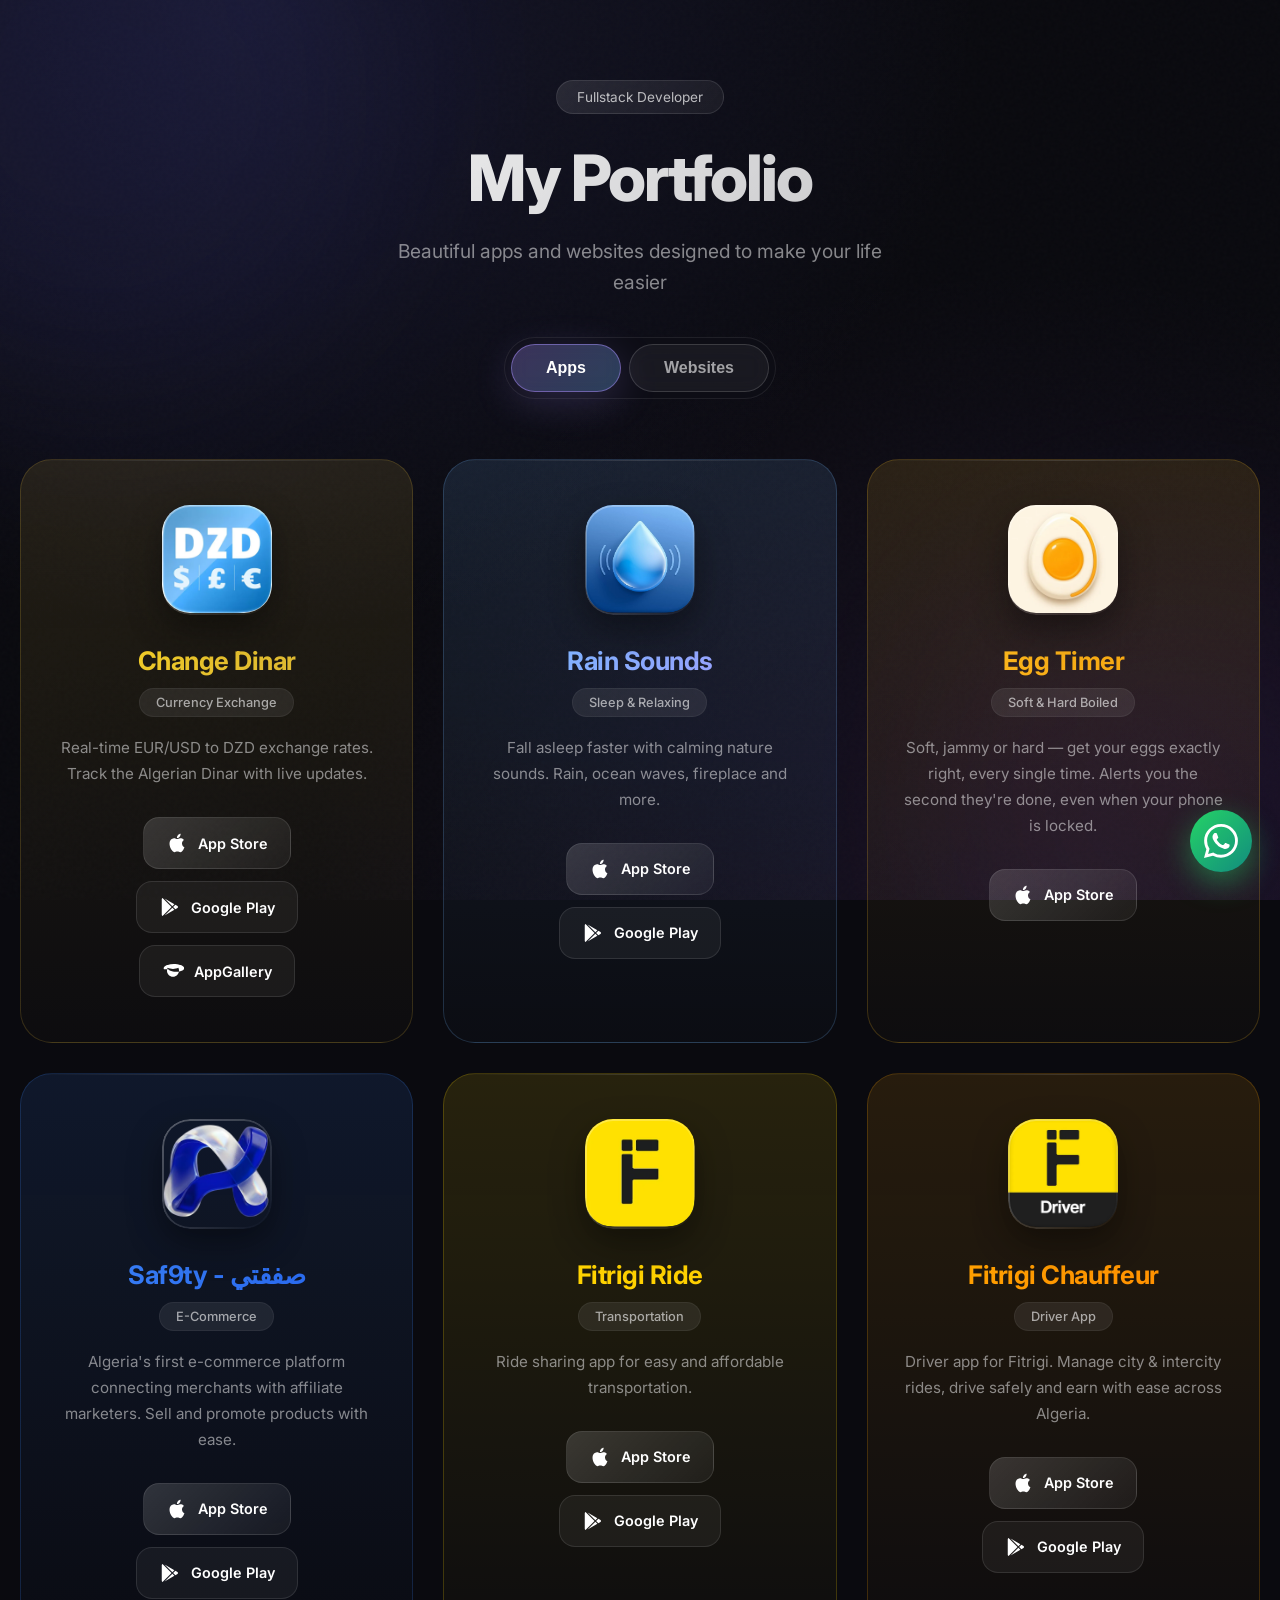
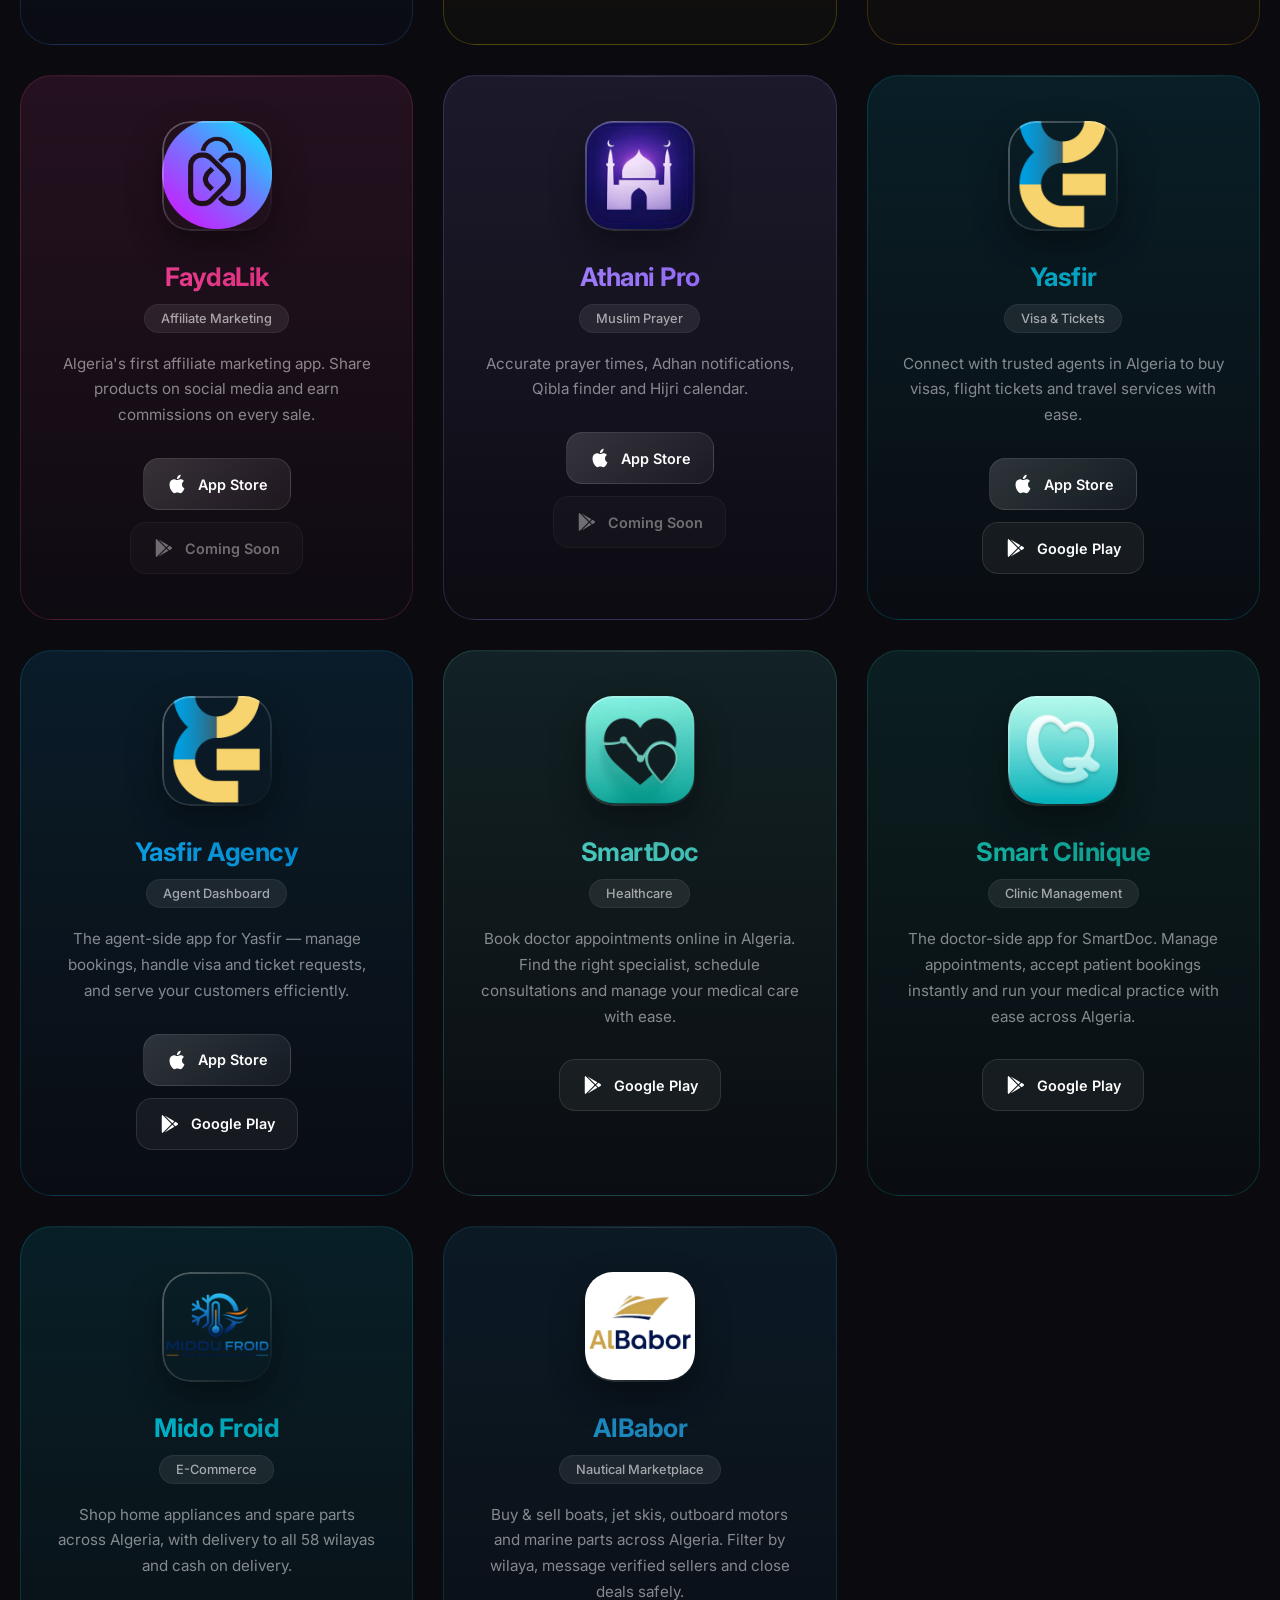
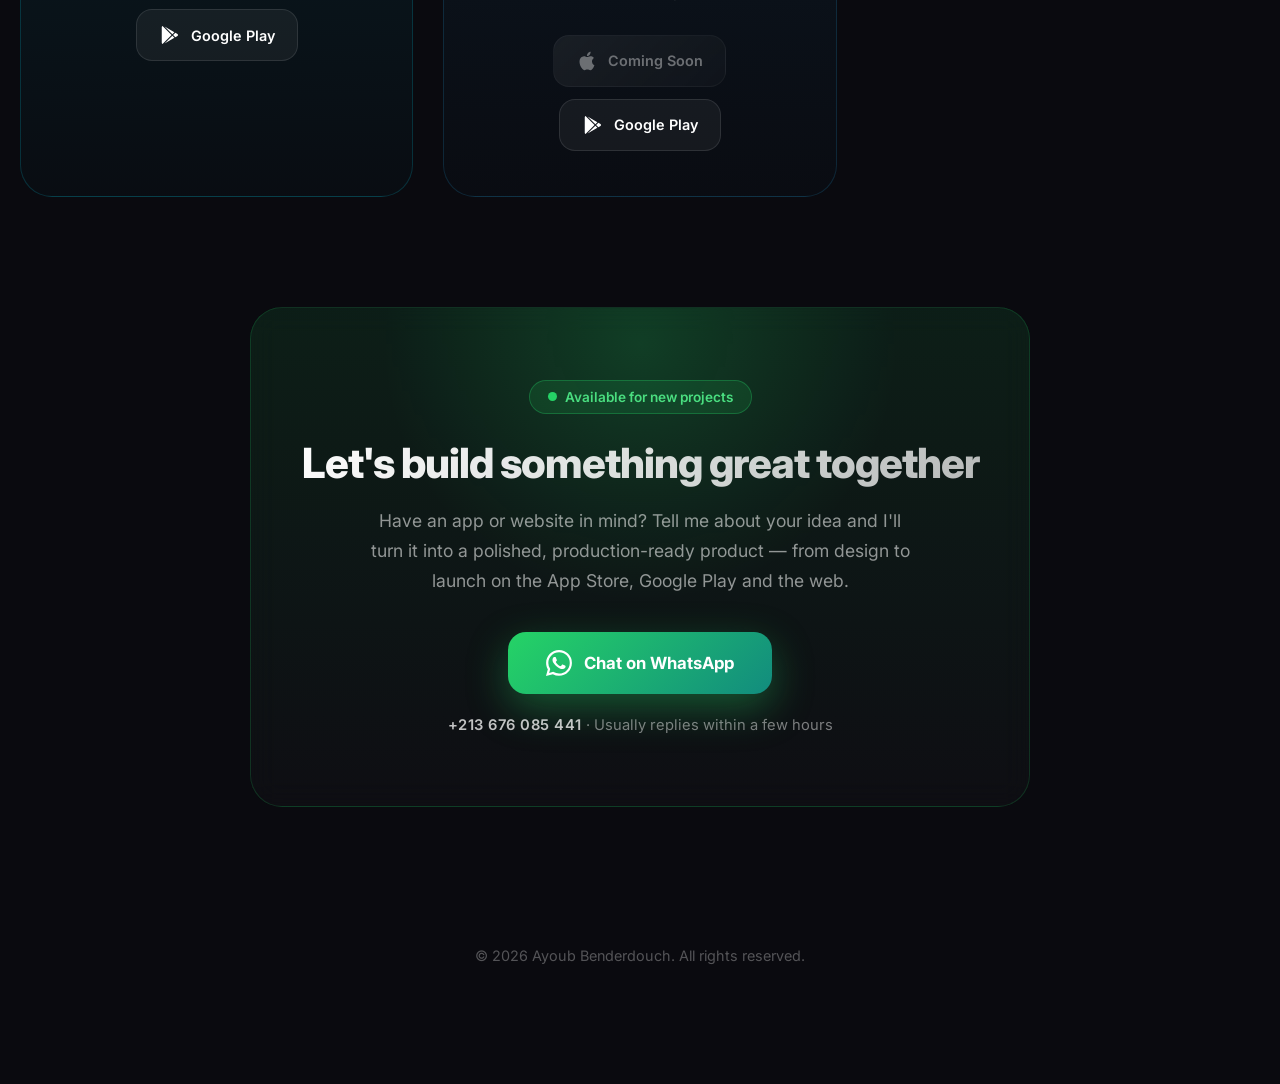
<file: preview.html>
<!DOCTYPE html>
<html lang="en">
<head>
    <meta charset="UTF-8">
    <meta name="viewport" content="width=device-width, initial-scale=1.0">
    <meta name="description" content="Apps & Websites - Portfolio of Ayoub Benderdouch">
    <title>My Portfolio</title>
    <link href="https://fonts.googleapis.com/css2?family=Inter:wght@300;400;500;600;700;800&display=swap" rel="stylesheet">
    <style>
        * {
            margin: 0;
            padding: 0;
            box-sizing: border-box;
        }

        body {
            font-family: 'Inter', sans-serif;
            background: #0a0a0f;
            min-height: 100vh;
            color: #fff;
            overflow-x: hidden;
            -webkit-tap-highlight-color: transparent;
        }

        /* Classic Elegant Background */
        .bg-wrapper {
            position: fixed;
            top: 0;
            left: 0;
            width: 100%;
            height: 100%;
            z-index: 0;
            overflow: hidden;
        }

        /* Elegant gradient base */
        .bg-gradient {
            position: absolute;
            top: 0;
            left: 0;
            width: 100%;
            height: 100%;
            background:
                radial-gradient(ellipse at 20% 0%, rgba(99, 102, 241, 0.12) 0%, transparent 50%),
                radial-gradient(ellipse at 80% 100%, rgba(168, 85, 247, 0.08) 0%, transparent 50%);
        }

        /* Subtle ambient glow */
        .glow {
            position: absolute;
            border-radius: 50%;
            filter: blur(100px);
            opacity: 0.5;
        }

        .glow-1 {
            width: 600px;
            height: 600px;
            background: rgba(99, 102, 241, 0.15);
            top: -200px;
            left: -200px;
            animation: breathe 20s ease-in-out infinite;
        }

        .glow-2 {
            width: 500px;
            height: 500px;
            background: rgba(168, 85, 247, 0.1);
            bottom: -150px;
            right: -150px;
            animation: breathe 20s ease-in-out infinite 10s;
        }

        @keyframes breathe {
            0%, 100% { opacity: 0.4; transform: scale(1); }
            50% { opacity: 0.6; transform: scale(1.05); }
        }

        /* Subtle noise for texture */
        .noise {
            position: absolute;
            top: 0;
            left: 0;
            width: 100%;
            height: 100%;
            opacity: 0.02;
            background-image: url("data:image/svg+xml,%3Csvg viewBox='0 0 256 256' xmlns='http://www.w3.org/2000/svg'%3E%3Cfilter id='noise'%3E%3CfeTurbulence type='fractalNoise' baseFrequency='0.9' numOctaves='4' stitchTiles='stitch'/%3E%3C/filter%3E%3Crect width='100%25' height='100%25' filter='url(%23noise)'/%3E%3C/svg%3E");
            pointer-events: none;
        }

        /* Mobile */
        @media (max-width: 768px) {
            .glow-1 { width: 400px; height: 400px; }
            .glow-2 { width: 350px; height: 350px; }
        }

        .container {
            max-width: 1300px;
            margin: 0 auto;
            padding: 80px 20px;
            position: relative;
            z-index: 1;
        }

        header {
            text-align: center;
            margin-bottom: 40px;
        }

        .header-badge {
            display: inline-block;
            background: linear-gradient(135deg, rgba(255,255,255,0.1), rgba(255,255,255,0.05));
            border: 1px solid rgba(255,255,255,0.1);
            padding: 8px 20px;
            border-radius: 50px;
            font-size: 0.85rem;
            color: rgba(255,255,255,0.7);
            margin-bottom: 25px;
            backdrop-filter: blur(10px);
        }

        h1 {
            font-size: 4rem;
            font-weight: 800;
            margin-bottom: 20px;
            background: linear-gradient(135deg, #fff 0%, rgba(255,255,255,0.7) 100%);
            -webkit-background-clip: text;
            -webkit-text-fill-color: transparent;
            background-clip: text;
            letter-spacing: -2px;
        }

        .subtitle {
            color: rgba(255, 255, 255, 0.5);
            font-size: 1.2rem;
            font-weight: 400;
            max-width: 500px;
            margin: 0 auto;
            line-height: 1.6;
        }

        /* Tab Navigation */
        .tab-navigation {
            display: flex;
            justify-content: center;
            gap: 8px;
            margin: 0 auto 60px;
            position: sticky;
            top: 12px;
            z-index: 50;
            width: fit-content;
            padding: 6px;
            border-radius: 50px;
            background: rgba(15, 15, 22, 0.65);
            border: 1px solid rgba(255, 255, 255, 0.08);
            -webkit-backdrop-filter: blur(16px);
            backdrop-filter: blur(16px);
        }

        .tab-btn {
            padding: 14px 34px;
            border-radius: 50px;
            border: 1px solid rgba(255, 255, 255, 0.15);
            background: rgba(255, 255, 255, 0.05);
            color: rgba(255, 255, 255, 0.6);
            font-size: 1rem;
            font-weight: 600;
            cursor: pointer;
            transition: all 0.3s ease;
            backdrop-filter: blur(10px);
        }

        .tab-btn:hover {
            background: rgba(255, 255, 255, 0.1);
            color: rgba(255, 255, 255, 0.9);
            border-color: rgba(255, 255, 255, 0.25);
        }

        .tab-btn.active {
            background: linear-gradient(135deg, rgba(167, 139, 250, 0.3), rgba(116, 185, 255, 0.3));
            color: #fff;
            border-color: rgba(167, 139, 250, 0.5);
            box-shadow: 0 10px 40px rgba(167, 139, 250, 0.2);
        }

        /* Tab Content */
        .tab-content {
            display: none;
            animation: fadeIn 0.5s ease;
        }

        .tab-content.active {
            display: block;
        }

        @keyframes fadeIn {
            from { opacity: 0; transform: translateY(20px); }
            to { opacity: 1; transform: translateY(0); }
        }

        .apps-grid {
            display: grid;
            grid-template-columns: repeat(3, 1fr);
            gap: 30px;
        }

        .app-card {
            background: linear-gradient(180deg, rgba(255,255,255,0.08) 0%, rgba(255,255,255,0.02) 100%);
            border-radius: 32px;
            padding: 45px 35px;
            text-align: center;
            border: 1px solid rgba(255, 255, 255, 0.08);
            transition: all 0.4s cubic-bezier(0.175, 0.885, 0.32, 1.275);
            position: relative;
            overflow: hidden;
        }

        .app-card::before {
            content: '';
            position: absolute;
            top: 0;
            left: 0;
            right: 0;
            height: 1px;
            background: linear-gradient(90deg, transparent, rgba(255,255,255,0.3), transparent);
            opacity: 0.4;
            transition: opacity 0.3s ease;
        }

        .app-card:hover::before {
            opacity: 1;
        }

        .app-card:hover {
            transform: translateY(-15px) scale(1.02);
            border-color: rgba(255, 255, 255, 0.15);
        }

        /* ChangeDinar Card */
        .app-card.changedinar {
            background: linear-gradient(180deg, rgba(212, 175, 55, 0.12) 0%, rgba(212, 175, 55, 0.02) 100%);
            border-color: rgba(212, 175, 55, 0.2);
        }
        .app-card.changedinar:hover {
            box-shadow: 0 30px 60px rgba(212, 175, 55, 0.2), 0 0 100px rgba(212, 175, 55, 0.1);
            border-color: rgba(212, 175, 55, 0.4);
        }
        .app-card.changedinar .app-name {
            background: linear-gradient(135deg, #f9d423, #d4af37);
            -webkit-background-clip: text;
            -webkit-text-fill-color: transparent;
            background-clip: text;
        }

        /* Rain Sounds Card */
        .app-card.rain-sounds {
            background: linear-gradient(180deg, rgba(116, 185, 255, 0.12) 0%, rgba(116, 185, 255, 0.02) 100%);
            border-color: rgba(116, 185, 255, 0.2);
        }
        .app-card.rain-sounds:hover {
            box-shadow: 0 30px 60px rgba(116, 185, 255, 0.2), 0 0 100px rgba(116, 185, 255, 0.1);
            border-color: rgba(116, 185, 255, 0.4);
        }
        .app-card.rain-sounds .app-name {
            background: linear-gradient(135deg, #74b9ff, #a29bfe);
            -webkit-background-clip: text;
            -webkit-text-fill-color: transparent;
            background-clip: text;
        }

        /* Egg Timer Card */
        .app-card.egg-timer {
            background: linear-gradient(180deg, rgba(251, 191, 36, 0.12) 0%, rgba(251, 191, 36, 0.02) 100%);
            border-color: rgba(251, 191, 36, 0.2);
        }
        .app-card.egg-timer:hover {
            box-shadow: 0 30px 60px rgba(251, 191, 36, 0.2), 0 0 100px rgba(251, 191, 36, 0.1);
            border-color: rgba(251, 191, 36, 0.4);
        }
        .app-card.egg-timer .app-name {
            background: linear-gradient(135deg, #fbbf24, #f59e0b);
            -webkit-background-clip: text;
            -webkit-text-fill-color: transparent;
            background-clip: text;
        }

        /* Athani Pro Card */
        .app-card.athani-pro {
            background: linear-gradient(180deg, rgba(167, 139, 250, 0.12) 0%, rgba(167, 139, 250, 0.02) 100%);
            border-color: rgba(167, 139, 250, 0.2);
        }
        .app-card.athani-pro:hover {
            box-shadow: 0 30px 60px rgba(167, 139, 250, 0.2), 0 0 100px rgba(167, 139, 250, 0.1);
            border-color: rgba(167, 139, 250, 0.4);
        }
        .app-card.athani-pro .app-name {
            background: linear-gradient(135deg, #a78bfa, #8b5cf6);
            -webkit-background-clip: text;
            -webkit-text-fill-color: transparent;
            background-clip: text;
        }

        /* Saf9ty Card */
        .app-card.saf9ty {
            background: linear-gradient(180deg, rgba(59, 130, 246, 0.12) 0%, rgba(59, 130, 246, 0.02) 100%);
            border-color: rgba(59, 130, 246, 0.2);
        }
        .app-card.saf9ty:hover {
            box-shadow: 0 30px 60px rgba(59, 130, 246, 0.2), 0 0 100px rgba(59, 130, 246, 0.1);
            border-color: rgba(59, 130, 246, 0.4);
        }
        .app-card.saf9ty .app-name {
            background: linear-gradient(135deg, #3b82f6, #2563eb);
            -webkit-background-clip: text;
            -webkit-text-fill-color: transparent;
            background-clip: text;
        }

        .download-btn.visit-site-saf9ty {
            background: rgba(59, 130, 246, 0.15);
            border-color: rgba(59, 130, 246, 0.3);
        }
        .download-btn.visit-site-saf9ty:hover {
            background: rgba(59, 130, 246, 0.25);
            border-color: rgba(59, 130, 246, 0.5);
        }

        /* Client Work Card */
        .app-card.client-work {
            background: linear-gradient(180deg, rgba(255, 107, 129, 0.12) 0%, rgba(255, 107, 129, 0.02) 100%);
            border-color: rgba(255, 107, 129, 0.2);
        }
        .app-card.client-work:hover {
            box-shadow: 0 30px 60px rgba(255, 107, 129, 0.2), 0 0 100px rgba(255, 107, 129, 0.1);
            border-color: rgba(255, 107, 129, 0.4);
        }
        .app-card.client-work .app-name {
            background: linear-gradient(135deg, #ff6b81, #ee5a70);
            -webkit-background-clip: text;
            -webkit-text-fill-color: transparent;
            background-clip: text;
        }

        /* ReloadX Card */
        .app-card.reloadx {
            background: linear-gradient(180deg, rgba(0, 206, 201, 0.12) 0%, rgba(0, 206, 201, 0.02) 100%);
            border-color: rgba(0, 206, 201, 0.2);
        }
        .app-card.reloadx:hover {
            box-shadow: 0 30px 60px rgba(0, 206, 201, 0.2), 0 0 100px rgba(0, 206, 201, 0.1);
            border-color: rgba(0, 206, 201, 0.4);
        }
        .app-card.reloadx .app-name {
            background: linear-gradient(135deg, #00cec9, #00b894);
            -webkit-background-clip: text;
            -webkit-text-fill-color: transparent;
            background-clip: text;
        }

        .download-btn.visit-site-reloadx {
            background: linear-gradient(135deg, rgba(0, 206, 201, 0.3), rgba(0, 206, 201, 0.1));
            border-color: rgba(0, 206, 201, 0.3);
        }

        .download-btn.visit-site-reloadx:hover {
            background: linear-gradient(135deg, rgba(0, 206, 201, 0.5), rgba(0, 206, 201, 0.2));
        }

        /* Yachtei Card */
        .app-card.yachtei {
            background: linear-gradient(180deg, rgba(13, 148, 136, 0.12) 0%, rgba(13, 148, 136, 0.02) 100%);
            border-color: rgba(13, 148, 136, 0.2);
        }
        .app-card.yachtei:hover {
            box-shadow: 0 30px 60px rgba(13, 148, 136, 0.25), 0 0 100px rgba(13, 148, 136, 0.12);
            border-color: rgba(13, 148, 136, 0.45);
        }
        .app-card.yachtei .app-name {
            background: linear-gradient(135deg, #2dd4bf, #0d9488);
            -webkit-background-clip: text;
            -webkit-text-fill-color: transparent;
            background-clip: text;
        }

        .download-btn.visit-site-yachtei {
            background: linear-gradient(135deg, rgba(13, 148, 136, 0.3), rgba(13, 148, 136, 0.1));
            border-color: rgba(13, 148, 136, 0.4);
        }

        .download-btn.visit-site-yachtei:hover {
            background: linear-gradient(135deg, rgba(13, 148, 136, 0.5), rgba(13, 148, 136, 0.25));
        }

        .app-icon.yachtei-icon {
            background: linear-gradient(135deg, rgba(13, 148, 136, 0.35), rgba(6, 78, 59, 0.2));
            border: 1px solid rgba(45, 212, 191, 0.2);
        }

        /* Fitrigi Ride Card */
        .app-card.fitrigi-ride {
            background: linear-gradient(180deg, rgba(255, 215, 0, 0.12) 0%, rgba(255, 215, 0, 0.02) 100%);
            border-color: rgba(255, 215, 0, 0.2);
        }
        .app-card.fitrigi-ride:hover {
            box-shadow: 0 30px 60px rgba(255, 215, 0, 0.2), 0 0 100px rgba(255, 215, 0, 0.1);
            border-color: rgba(255, 215, 0, 0.4);
        }
        .app-card.fitrigi-ride .app-name {
            background: linear-gradient(135deg, #ffd700, #ffcc00);
            -webkit-background-clip: text;
            -webkit-text-fill-color: transparent;
            background-clip: text;
        }

        /* Fitrigi Chauffeur Card */
        .app-card.fitrigi-chauffeur {
            background: linear-gradient(180deg, rgba(255, 165, 0, 0.12) 0%, rgba(255, 165, 0, 0.02) 100%);
            border-color: rgba(255, 165, 0, 0.2);
        }
        .app-card.fitrigi-chauffeur:hover {
            box-shadow: 0 30px 60px rgba(255, 165, 0, 0.2), 0 0 100px rgba(255, 165, 0, 0.1);
            border-color: rgba(255, 165, 0, 0.4);
        }
        .app-card.fitrigi-chauffeur .app-name {
            background: linear-gradient(135deg, #ffa500, #ff8c00);
            -webkit-background-clip: text;
            -webkit-text-fill-color: transparent;
            background-clip: text;
        }

        /* FaydaLik Card */
        .app-card.faydalik {
            background: linear-gradient(180deg, rgba(236, 72, 153, 0.12) 0%, rgba(236, 72, 153, 0.02) 100%);
            border-color: rgba(236, 72, 153, 0.2);
        }
        .app-card.faydalik:hover {
            box-shadow: 0 30px 60px rgba(236, 72, 153, 0.2), 0 0 100px rgba(236, 72, 153, 0.1);
            border-color: rgba(236, 72, 153, 0.4);
        }
        .app-card.faydalik .app-name {
            background: linear-gradient(135deg, #ec4899, #db2777);
            -webkit-background-clip: text;
            -webkit-text-fill-color: transparent;
            background-clip: text;
        }

        /* Yasfir App Card */
        .app-card.yasfir-app {
            background: linear-gradient(180deg, rgba(6, 182, 212, 0.12) 0%, rgba(6, 182, 212, 0.02) 100%);
            border-color: rgba(6, 182, 212, 0.2);
        }
        .app-card.yasfir-app:hover {
            box-shadow: 0 30px 60px rgba(6, 182, 212, 0.2), 0 0 100px rgba(6, 182, 212, 0.1);
            border-color: rgba(6, 182, 212, 0.4);
        }
        .app-card.yasfir-app .app-name {
            background: linear-gradient(135deg, #06b6d4, #0891b2);
            -webkit-background-clip: text;
            -webkit-text-fill-color: transparent;
            background-clip: text;
        }

        /* Yasfir Agency App Card */
        .app-card.yasfir-agency-app {
            background: linear-gradient(180deg, rgba(14, 165, 233, 0.12) 0%, rgba(14, 165, 233, 0.02) 100%);
            border-color: rgba(14, 165, 233, 0.2);
        }
        .app-card.yasfir-agency-app:hover {
            box-shadow: 0 30px 60px rgba(14, 165, 233, 0.2), 0 0 100px rgba(14, 165, 233, 0.1);
            border-color: rgba(14, 165, 233, 0.4);
        }
        .app-card.yasfir-agency-app .app-name {
            background: linear-gradient(135deg, #0ea5e9, #0284c7);
            -webkit-background-clip: text;
            -webkit-text-fill-color: transparent;
            background-clip: text;
        }

        /* SmartDoc App Card */
        .app-card.smartdoc-app {
            background: linear-gradient(180deg, rgba(79, 209, 197, 0.12) 0%, rgba(79, 209, 197, 0.02) 100%);
            border-color: rgba(79, 209, 197, 0.2);
        }
        .app-card.smartdoc-app:hover {
            box-shadow: 0 30px 60px rgba(79, 209, 197, 0.2), 0 0 100px rgba(79, 209, 197, 0.1);
            border-color: rgba(79, 209, 197, 0.4);
        }
        .app-card.smartdoc-app .app-name {
            background: linear-gradient(135deg, #4FD1C5, #38b2ac);
            -webkit-background-clip: text;
            -webkit-text-fill-color: transparent;
            background-clip: text;
        }

        /* Smart Clinique App Card */
        .app-card.smartclinique-app {
            background: linear-gradient(180deg, rgba(20, 184, 166, 0.12) 0%, rgba(20, 184, 166, 0.02) 100%);
            border-color: rgba(20, 184, 166, 0.2);
        }
        .app-card.smartclinique-app:hover {
            box-shadow: 0 30px 60px rgba(20, 184, 166, 0.2), 0 0 100px rgba(20, 184, 166, 0.1);
            border-color: rgba(20, 184, 166, 0.4);
        }
        .app-card.smartclinique-app .app-name {
            background: linear-gradient(135deg, #14b8a6, #0d9488);
            -webkit-background-clip: text;
            -webkit-text-fill-color: transparent;
            background-clip: text;
        }

        /* Polo Boissons Card */
        .app-card.polo {
            background: linear-gradient(180deg, rgba(52, 152, 219, 0.12) 0%, rgba(52, 152, 219, 0.02) 100%);
            border-color: rgba(52, 152, 219, 0.2);
        }
        .app-card.polo:hover {
            box-shadow: 0 30px 60px rgba(52, 152, 219, 0.2), 0 0 100px rgba(52, 152, 219, 0.1);
            border-color: rgba(52, 152, 219, 0.4);
        }
        .app-card.polo .app-name {
            background: linear-gradient(135deg, #3498db, #2980b9);
            -webkit-background-clip: text;
            -webkit-text-fill-color: transparent;
            background-clip: text;
        }

        .download-btn.visit-site-polo {
            background: linear-gradient(135deg, rgba(52, 152, 219, 0.3), rgba(52, 152, 219, 0.1));
            border-color: rgba(52, 152, 219, 0.3);
        }

        .download-btn.visit-site-polo:hover {
            background: linear-gradient(135deg, rgba(52, 152, 219, 0.5), rgba(52, 152, 219, 0.2));
        }

        /* Diline Academy Card */
        .app-card.dilin {
            background: linear-gradient(180deg, rgba(220, 53, 69, 0.12) 0%, rgba(220, 53, 69, 0.02) 100%);
            border-color: rgba(220, 53, 69, 0.2);
        }
        .app-card.dilin:hover {
            box-shadow: 0 30px 60px rgba(220, 53, 69, 0.2), 0 0 100px rgba(220, 53, 69, 0.1);
            border-color: rgba(220, 53, 69, 0.4);
        }
        .app-card.dilin .app-name {
            background: linear-gradient(135deg, #dc3545, #c82333);
            -webkit-background-clip: text;
            -webkit-text-fill-color: transparent;
            background-clip: text;
        }
        .download-btn.visit-site-dilin {
            background: linear-gradient(135deg, rgba(220, 53, 69, 0.3), rgba(220, 53, 69, 0.1));
            border-color: rgba(220, 53, 69, 0.3);
        }
        .download-btn.visit-site-dilin:hover {
            background: linear-gradient(135deg, rgba(220, 53, 69, 0.5), rgba(220, 53, 69, 0.2));
        }

        /* Mido Froid Card */
        .app-card.midoufroid {
            background: linear-gradient(180deg, rgba(0, 188, 212, 0.12) 0%, rgba(0, 188, 212, 0.02) 100%);
            border-color: rgba(0, 188, 212, 0.2);
        }
        .app-card.midoufroid:hover {
            box-shadow: 0 30px 60px rgba(0, 188, 212, 0.2), 0 0 100px rgba(0, 188, 212, 0.1);
            border-color: rgba(0, 188, 212, 0.4);
        }
        .app-card.midoufroid .app-name {
            background: linear-gradient(135deg, #00bcd4, #0097a7);
            -webkit-background-clip: text;
            -webkit-text-fill-color: transparent;
            background-clip: text;
        }
        .download-btn.visit-site-midoufroid {
            background: linear-gradient(135deg, rgba(0, 188, 212, 0.3), rgba(0, 188, 212, 0.1));
            border-color: rgba(0, 188, 212, 0.3);
        }
        .download-btn.visit-site-midoufroid:hover {
            background: linear-gradient(135deg, rgba(0, 188, 212, 0.5), rgba(0, 188, 212, 0.2));
        }

        /* Thinkxie Card */
        .app-card.thinkxie {
            background: linear-gradient(180deg, rgba(155, 89, 182, 0.12) 0%, rgba(155, 89, 182, 0.02) 100%);
            border-color: rgba(155, 89, 182, 0.2);
        }
        .app-card.thinkxie:hover {
            box-shadow: 0 30px 60px rgba(155, 89, 182, 0.2), 0 0 100px rgba(155, 89, 182, 0.1);
            border-color: rgba(155, 89, 182, 0.4);
        }
        .app-card.thinkxie .app-name {
            background: linear-gradient(135deg, #9b59b6, #8e44ad);
            -webkit-background-clip: text;
            -webkit-text-fill-color: transparent;
            background-clip: text;
        }

        .download-btn.visit-site-thinkxie {
            background: linear-gradient(135deg, rgba(155, 89, 182, 0.3), rgba(155, 89, 182, 0.1));
            border-color: rgba(155, 89, 182, 0.3);
        }

        .download-btn.visit-site-thinkxie:hover {
            background: linear-gradient(135deg, rgba(155, 89, 182, 0.5), rgba(155, 89, 182, 0.2));
        }

        /* UX Beacon Card */
        .app-card.uxbeacon {
            background: linear-gradient(180deg, rgba(245, 90, 60, 0.12) 0%, rgba(245, 90, 60, 0.02) 100%);
            border-color: rgba(245, 90, 60, 0.2);
        }
        .app-card.uxbeacon:hover {
            box-shadow: 0 30px 60px rgba(245, 90, 60, 0.2), 0 0 100px rgba(245, 90, 60, 0.1);
            border-color: rgba(245, 90, 60, 0.4);
        }
        .app-card.uxbeacon .app-name {
            background: linear-gradient(135deg, #f5a623, #ef4444, #f43f5e);
            -webkit-background-clip: text;
            -webkit-text-fill-color: transparent;
            background-clip: text;
        }
        .download-btn.visit-site-uxbeacon {
            background: linear-gradient(135deg, rgba(245, 90, 60, 0.3), rgba(245, 90, 60, 0.1));
            border-color: rgba(245, 90, 60, 0.3);
        }
        .download-btn.visit-site-uxbeacon:hover {
            background: linear-gradient(135deg, rgba(245, 90, 60, 0.5), rgba(245, 90, 60, 0.2));
        }

        /* Crido Card */
        .app-card.crido {
            background: linear-gradient(180deg, rgba(29, 158, 117, 0.12) 0%, rgba(29, 158, 117, 0.02) 100%);
            border-color: rgba(29, 158, 117, 0.2);
        }
        .app-card.crido:hover {
            box-shadow: 0 30px 60px rgba(29, 158, 117, 0.2), 0 0 100px rgba(29, 158, 117, 0.1);
            border-color: rgba(29, 158, 117, 0.4);
        }
        .app-card.crido .app-name {
            background: linear-gradient(135deg, #1fb380, #1d9e75);
            -webkit-background-clip: text;
            -webkit-text-fill-color: transparent;
            background-clip: text;
        }
        .download-btn.visit-site-crido {
            background: linear-gradient(135deg, rgba(29, 158, 117, 0.3), rgba(29, 158, 117, 0.1));
            border-color: rgba(29, 158, 117, 0.3);
        }
        .download-btn.visit-site-crido:hover {
            background: linear-gradient(135deg, rgba(29, 158, 117, 0.5), rgba(29, 158, 117, 0.2));
        }

        /* Out of Service state */
        .app-card.out-of-service {
            opacity: 0.72;
            filter: grayscale(0.35);
        }
        .app-card.out-of-service:hover {
            transform: translateY(-6px);
            opacity: 0.95;
            filter: grayscale(0);
            border-color: rgba(255, 255, 255, 0.12);
        }
        .app-card.out-of-service .app-icon,
        .app-card.out-of-service .app-icon img {
            filter: grayscale(0.45);
            transition: filter 0.4s ease;
        }
        .app-card.out-of-service:hover .app-icon,
        .app-card.out-of-service:hover .app-icon img {
            filter: grayscale(0);
        }
        .status-badge {
            position: absolute;
            top: 18px;
            right: 18px;
            display: inline-flex;
            align-items: center;
            gap: 7px;
            padding: 6px 13px;
            border-radius: 999px;
            font-size: 11px;
            font-weight: 600;
            letter-spacing: 0.03em;
            text-transform: uppercase;
            color: #ffb1a6;
            background: rgba(255, 107, 95, 0.1);
            border: 1px solid rgba(255, 107, 95, 0.28);
            -webkit-backdrop-filter: blur(8px);
            backdrop-filter: blur(8px);
            z-index: 2;
        }
        .status-badge .status-dot {
            width: 7px;
            height: 7px;
            border-radius: 50%;
            background: #ff6b5f;
            box-shadow: 0 0 8px rgba(255, 107, 95, 0.9);
            animation: pulse-offline 2s ease-in-out infinite;
        }
        @keyframes pulse-offline {
            0%, 100% { opacity: 1; }
            50% { opacity: 0.4; }
        }
        .download-btn.offline {
            background: rgba(255, 255, 255, 0.04);
            border-color: rgba(255, 255, 255, 0.1);
            color: rgba(255, 255, 255, 0.45);
            cursor: not-allowed;
            pointer-events: none;
        }

        /* Ysafer Card */
        .app-card.ysafer {
            background: linear-gradient(180deg, rgba(37, 99, 235, 0.12) 0%, rgba(37, 99, 235, 0.02) 100%);
            border-color: rgba(37, 99, 235, 0.2);
        }
        .app-card.ysafer:hover {
            box-shadow: 0 30px 60px rgba(37, 99, 235, 0.2), 0 0 100px rgba(37, 99, 235, 0.1);
            border-color: rgba(37, 99, 235, 0.4);
        }
        .app-card.ysafer .app-name {
            background: linear-gradient(135deg, #2563eb, #1d4ed8);
            -webkit-background-clip: text;
            -webkit-text-fill-color: transparent;
            background-clip: text;
        }

        .download-btn.visit-site-ysafer {
            background: linear-gradient(135deg, rgba(37, 99, 235, 0.3), rgba(37, 99, 235, 0.1));
            border-color: rgba(37, 99, 235, 0.3);
        }

        .download-btn.visit-site-ysafer:hover {
            background: linear-gradient(135deg, rgba(37, 99, 235, 0.5), rgba(37, 99, 235, 0.2));
        }


        /* Radiant Body Card */
        .app-card.radiant-body {
            background: linear-gradient(180deg, rgba(46, 204, 113, 0.12) 0%, rgba(46, 204, 113, 0.02) 100%);
            border-color: rgba(46, 204, 113, 0.2);
        }
        .app-card.radiant-body:hover {
            box-shadow: 0 30px 60px rgba(46, 204, 113, 0.2), 0 0 100px rgba(46, 204, 113, 0.1);
            border-color: rgba(46, 204, 113, 0.4);
        }
        .app-card.radiant-body .app-name {
            background: linear-gradient(135deg, #2ecc71, #27ae60);
            -webkit-background-clip: text;
            -webkit-text-fill-color: transparent;
            background-clip: text;
        }

        .download-btn.visit-site-radiant-body {
            background: linear-gradient(135deg, rgba(46, 204, 113, 0.3), rgba(46, 204, 113, 0.1));
            border-color: rgba(46, 204, 113, 0.3);
        }

        .download-btn.visit-site-radiant-body:hover {
            background: linear-gradient(135deg, rgba(46, 204, 113, 0.5), rgba(46, 204, 113, 0.2));
        }


        .app-icon.website-icon.radiant-body-icon {
            background: linear-gradient(135deg, rgba(46, 204, 113, 0.4), rgba(46, 204, 113, 0.2));
        }

        /* SmartDocDZ Card */
        .app-card.smartdocdz {
            background: linear-gradient(180deg, rgba(37, 211, 102, 0.12) 0%, rgba(37, 211, 102, 0.02) 100%);
            border-color: rgba(37, 211, 102, 0.2);
        }
        .app-card.smartdocdz:hover {
            box-shadow: 0 30px 60px rgba(37, 211, 102, 0.2), 0 0 100px rgba(37, 211, 102, 0.1);
            border-color: rgba(37, 211, 102, 0.4);
        }
        .app-card.smartdocdz .app-name {
            background: linear-gradient(135deg, #25d366, #20b858);
            -webkit-background-clip: text;
            -webkit-text-fill-color: transparent;
            background-clip: text;
        }

        .download-btn.visit-site-smartdocdz {
            background: linear-gradient(135deg, rgba(37, 211, 102, 0.3), rgba(37, 211, 102, 0.1));
            border-color: rgba(37, 211, 102, 0.3);
        }

        .download-btn.visit-site-smartdocdz:hover {
            background: linear-gradient(135deg, rgba(37, 211, 102, 0.5), rgba(37, 211, 102, 0.2));
        }

        .app-icon.website-icon.smartdocdz-icon {
            background: linear-gradient(135deg, rgba(37, 211, 102, 0.4), rgba(37, 211, 102, 0.2));
        }

        /* AlBabor Card */
        .app-card.albabor {
            background: linear-gradient(180deg, rgba(30, 144, 200, 0.12) 0%, rgba(30, 144, 200, 0.02) 100%);
            border-color: rgba(30, 144, 200, 0.2);
        }
        .app-card.albabor:hover {
            box-shadow: 0 30px 60px rgba(30, 144, 200, 0.2), 0 0 100px rgba(30, 144, 200, 0.1);
            border-color: rgba(30, 144, 200, 0.4);
        }
        .app-card.albabor .app-name {
            background: linear-gradient(135deg, #1e90c8, #1a7db0);
            -webkit-background-clip: text;
            -webkit-text-fill-color: transparent;
            background-clip: text;
        }

        .download-btn.visit-site-albabor {
            background: linear-gradient(135deg, rgba(30, 144, 200, 0.3), rgba(30, 144, 200, 0.1));
            border-color: rgba(30, 144, 200, 0.3);
        }

        .download-btn.visit-site-albabor:hover {
            background: linear-gradient(135deg, rgba(30, 144, 200, 0.5), rgba(30, 144, 200, 0.2));
        }

        .app-icon.website-icon.albabor-icon {
            background: linear-gradient(135deg, rgba(30, 144, 200, 0.4), rgba(30, 144, 200, 0.2));
        }

        /* SALONI Card */
        .app-card.saloni {
            background: linear-gradient(180deg, rgba(30, 110, 92, 0.12) 0%, rgba(30, 110, 92, 0.02) 100%);
            border-color: rgba(30, 110, 92, 0.25);
        }
        .app-card.saloni:hover {
            box-shadow: 0 30px 60px rgba(30, 110, 92, 0.2), 0 0 100px rgba(30, 110, 92, 0.1);
            border-color: rgba(30, 110, 92, 0.5);
        }
        .app-card.saloni .app-name {
            background: linear-gradient(135deg, #2fae8c, #1e6e5c);
            -webkit-background-clip: text;
            -webkit-text-fill-color: transparent;
            background-clip: text;
        }

        .download-btn.visit-site-saloni {
            background: linear-gradient(135deg, rgba(30, 110, 92, 0.35), rgba(30, 110, 92, 0.1));
            border-color: rgba(30, 110, 92, 0.35);
        }

        .download-btn.visit-site-saloni:hover {
            background: linear-gradient(135deg, rgba(30, 110, 92, 0.55), rgba(30, 110, 92, 0.2));
        }

        /* Sand tile, matching the app's own icon background */
        .app-icon.website-icon.saloni-icon {
            background: linear-gradient(135deg, #f7f4ef, #e9e5db);
        }

        .app-icon {
            width: 110px;
            height: 110px;
            border-radius: 28px;
            margin: 0 auto 30px;
            box-shadow: 0 14px 34px rgba(0, 0, 0, 0.4);
            display: flex;
            align-items: center;
            justify-content: center;
            position: relative;
            overflow: hidden;
        }

        .app-icon img {
            width: 100%;
            height: 100%;
            border-radius: 28px;
            object-fit: cover;
        }

        .app-icon.website-icon {
            background: linear-gradient(135deg, rgba(255, 107, 129, 0.3), rgba(255, 107, 129, 0.1));
            font-size: 50px;
            font-weight: 700;
            color: rgba(255, 255, 255, 0.9);
            display: flex;
            align-items: center;
            justify-content: center;
        }

        .app-icon.website-icon.israa {
            background: linear-gradient(135deg, rgba(255, 107, 129, 0.4), rgba(255, 107, 129, 0.2));
        }

        .app-icon.website-icon.reloadx-icon {
            background: linear-gradient(135deg, rgba(0, 206, 201, 0.4), rgba(0, 206, 201, 0.2));
        }

        .app-icon.website-icon.softy-icon {
            background: linear-gradient(135deg, rgba(210, 105, 30, 0.4), rgba(210, 105, 30, 0.2));
        }

        .app-icon.website-icon.polo-icon {
            background: linear-gradient(135deg, rgba(52, 152, 219, 0.4), rgba(52, 152, 219, 0.2));
        }

        .app-icon.website-icon.dilin-icon {
            background: linear-gradient(135deg, rgba(220, 53, 69, 0.4), rgba(220, 53, 69, 0.2));
        }

        .app-icon.website-icon.midoufroid-icon {
            background: linear-gradient(135deg, rgba(0, 188, 212, 0.4), rgba(0, 188, 212, 0.2));
        }

        .app-icon.website-icon.crido-icon {
            background: linear-gradient(135deg, rgba(228, 248, 240, 0.96), rgba(198, 240, 222, 0.88));
        }

        .app-icon.website-icon.thinkxie-icon {
            background: linear-gradient(135deg, rgba(155, 89, 182, 0.4), rgba(155, 89, 182, 0.2));
        }

        .app-icon.website-icon.ysafer-icon {
            background: linear-gradient(135deg, rgba(37, 99, 235, 0.4), rgba(37, 99, 235, 0.2));
        }

        .app-icon::after {
            content: '';
            position: absolute;
            inset: 0;
            border-radius: 28px;
            padding: 2px;
            background: linear-gradient(135deg, rgba(255,255,255,0.3), transparent);
            -webkit-mask: linear-gradient(#fff 0 0) content-box, linear-gradient(#fff 0 0);
            -webkit-mask-composite: xor;
            mask-composite: exclude;
        }

        .app-name {
            font-size: 1.6rem;
            font-weight: 700;
            margin-bottom: 12px;
            letter-spacing: -0.5px;
        }

        .badge {
            display: inline-block;
            background: rgba(255, 255, 255, 0.08);
            padding: 6px 16px;
            border-radius: 50px;
            font-size: 0.8rem;
            margin-bottom: 18px;
            color: rgba(255, 255, 255, 0.6);
            font-weight: 500;
            border: 1px solid rgba(255,255,255,0.05);
        }

        .app-description {
            color: rgba(255, 255, 255, 0.5);
            font-size: 0.95rem;
            margin-bottom: 30px;
            line-height: 1.7;
        }

        .download-buttons {
            display: flex;
            gap: 12px;
            justify-content: center;
            flex-wrap: wrap;
        }

        .download-btn {
            display: flex;
            align-items: center;
            gap: 10px;
            padding: 14px 22px;
            min-height: 50px;
            border-radius: 16px;
            text-decoration: none;
            color: #fff;
            font-size: 0.9rem;
            font-weight: 600;
            transition: all 0.3s ease;
            border: 1px solid rgba(255, 255, 255, 0.1);
            background: rgba(255, 255, 255, 0.05);
        }

        .download-btn:hover {
            background: rgba(255, 255, 255, 0.12);
            transform: translateY(-3px);
            box-shadow: 0 10px 30px rgba(0, 0, 0, 0.3);
        }

        .download-btn:active {
            transform: scale(0.96);
        }

        .download-btn.ios {
            background: linear-gradient(135deg, rgba(255,255,255,0.15), rgba(255,255,255,0.05));
        }


        .download-btn.coming-soon {
            opacity: 0.4;
            cursor: default;
        }

        .download-btn.coming-soon:hover {
            transform: none;
            box-shadow: none;
        }

        .download-btn.visit-site {
            background: linear-gradient(135deg, rgba(255, 107, 129, 0.3), rgba(255, 107, 129, 0.1));
            border-color: rgba(255, 107, 129, 0.3);
        }

        .download-btn.visit-site:hover {
            background: linear-gradient(135deg, rgba(255, 107, 129, 0.5), rgba(255, 107, 129, 0.2));
        }

        .download-btn svg {
            width: 22px;
            height: 22px;
        }

        /* Contact / Hire-me CTA */
        .contact-section {
            margin-top: 110px;
            display: flex;
            justify-content: center;
        }

        .contact-card {
            position: relative;
            width: 100%;
            max-width: 780px;
            text-align: center;
            padding: 72px 40px;
            border-radius: 32px;
            background: linear-gradient(180deg, rgba(37, 211, 102, 0.10) 0%, rgba(255, 255, 255, 0.02) 100%);
            border: 1px solid rgba(37, 211, 102, 0.18);
            backdrop-filter: blur(14px);
            overflow: hidden;
        }

        .contact-card::before {
            content: "";
            position: absolute;
            top: -45%;
            left: 50%;
            transform: translateX(-50%);
            width: 520px;
            height: 520px;
            background: radial-gradient(circle, rgba(37, 211, 102, 0.18) 0%, transparent 70%);
            pointer-events: none;
        }

        .contact-card > * { position: relative; z-index: 1; }

        .contact-badge {
            display: inline-flex;
            align-items: center;
            gap: 8px;
            background: rgba(37, 211, 102, 0.12);
            border: 1px solid rgba(37, 211, 102, 0.3);
            color: #4ade80;
            padding: 8px 18px;
            border-radius: 50px;
            font-size: 0.85rem;
            font-weight: 600;
            margin-bottom: 24px;
        }

        .contact-badge .dot {
            width: 9px;
            height: 9px;
            border-radius: 50%;
            background: #25D366;
            animation: pulse-dot 2s infinite;
        }

        @keyframes pulse-dot {
            0% { box-shadow: 0 0 0 0 rgba(37, 211, 102, 0.6); }
            70% { box-shadow: 0 0 0 10px rgba(37, 211, 102, 0); }
            100% { box-shadow: 0 0 0 0 rgba(37, 211, 102, 0); }
        }

        .contact-card h2 {
            font-size: 2.6rem;
            font-weight: 800;
            letter-spacing: -1px;
            margin-bottom: 18px;
            background: linear-gradient(135deg, #fff 0%, rgba(255, 255, 255, 0.7) 100%);
            -webkit-background-clip: text;
            -webkit-text-fill-color: transparent;
            background-clip: text;
        }

        .contact-subtitle {
            color: rgba(255, 255, 255, 0.55);
            font-size: 1.1rem;
            line-height: 1.7;
            max-width: 540px;
            margin: 0 auto 36px;
        }

        .whatsapp-btn {
            display: inline-flex;
            align-items: center;
            gap: 12px;
            padding: 18px 38px;
            border-radius: 18px;
            text-decoration: none;
            color: #fff;
            font-size: 1.05rem;
            font-weight: 700;
            background: linear-gradient(135deg, #25D366 0%, #128C7E 100%);
            box-shadow: 0 14px 40px rgba(37, 211, 102, 0.35);
            transition: all 0.3s ease;
        }

        .whatsapp-btn:hover {
            transform: translateY(-3px);
            box-shadow: 0 20px 50px rgba(37, 211, 102, 0.5);
        }

        .whatsapp-btn svg { width: 26px; height: 26px; }

        .contact-meta {
            margin-top: 22px;
            color: rgba(255, 255, 255, 0.45);
            font-size: 0.92rem;
        }

        .contact-meta strong {
            color: rgba(255, 255, 255, 0.75);
            font-weight: 600;
            letter-spacing: 0.5px;
        }

        /* Floating WhatsApp button */
        .float-whatsapp {
            position: fixed;
            bottom: 28px;
            right: 28px;
            width: 62px;
            height: 62px;
            border-radius: 50%;
            background: linear-gradient(135deg, #25D366 0%, #128C7E 100%);
            display: flex;
            align-items: center;
            justify-content: center;
            box-shadow: 0 10px 30px rgba(37, 211, 102, 0.45);
            z-index: 999;
            transition: transform 0.3s ease, box-shadow 0.3s ease;
            animation: float-pulse 2.6s infinite;
        }

        .float-whatsapp:hover {
            transform: scale(1.08);
            box-shadow: 0 14px 40px rgba(37, 211, 102, 0.65);
        }

        .float-whatsapp svg { width: 34px; height: 34px; color: #fff; }

        @keyframes float-pulse {
            0% { box-shadow: 0 10px 30px rgba(37, 211, 102, 0.45), 0 0 0 0 rgba(37, 211, 102, 0.5); }
            70% { box-shadow: 0 10px 30px rgba(37, 211, 102, 0.45), 0 0 0 16px rgba(37, 211, 102, 0); }
            100% { box-shadow: 0 10px 30px rgba(37, 211, 102, 0.45), 0 0 0 0 rgba(37, 211, 102, 0); }
        }

        @media (max-width: 768px) {
            .contact-section { margin-top: 70px; }
            .contact-card { padding: 50px 24px; border-radius: 24px; }
            .contact-card h2 { font-size: 2rem; }
            .float-whatsapp { width: 56px; height: 56px; bottom: 20px; right: 20px; }
        }

        footer {
            text-align: center;
            margin-top: 100px;
            padding: 40px;
            color: rgba(255, 255, 255, 0.3);
            font-size: 0.9rem;
        }

        footer a {
            color: rgba(255, 255, 255, 0.5);
            text-decoration: none;
            transition: color 0.3s ease;
        }

        footer a:hover {
            color: rgba(255, 255, 255, 0.8);
        }

        /* Responsive */
        @media (max-width: 1024px) {
            .apps-grid {
                grid-template-columns: repeat(2, 1fr);
            }
        }

        @media (max-width: 768px) {
            h1 {
                font-size: 2.6rem;
                letter-spacing: -1px;
            }

            .apps-grid {
                grid-template-columns: 1fr;
                gap: 22px;
            }

            .app-card {
                padding: 38px 24px;
                border-radius: 26px;
            }

            .app-icon {
                width: 96px;
                height: 96px;
                border-radius: 24px;
                margin-bottom: 24px;
            }

            .app-icon img {
                border-radius: 24px;
            }

            .app-name {
                font-size: 1.45rem;
            }

            .container {
                padding: 44px 16px 70px;
            }

            header {
                margin-bottom: 30px;
            }

            .tab-navigation {
                gap: 6px;
                top: 10px;
                margin-bottom: 40px;
            }

            .tab-btn {
                padding: 13px 30px;
                font-size: 0.95rem;
            }

            .download-buttons {
                gap: 10px;
            }

            .download-btn {
                flex: 1 1 140px;
                justify-content: center;
                padding: 15px 18px;
                min-height: 52px;
            }

            .glow {
                filter: blur(70px);
            }

            .contact-card {
                padding: 48px 22px;
            }
        }

        /* Entrance Animation */
        @keyframes fadeInUp {
            from {
                opacity: 0;
                transform: translateY(40px);
            }
            to {
                opacity: 1;
                transform: translateY(0);
            }
        }

        .app-card {
            animation: fadeInUp 0.8s ease forwards;
            opacity: 0;
        }

        .app-card:nth-child(1) { animation-delay: 0.1s; }
        .app-card:nth-child(2) { animation-delay: 0.2s; }
        .app-card:nth-child(3) { animation-delay: 0.3s; }
        .app-card:nth-child(4) { animation-delay: 0.4s; }

        header {
            animation: fadeInUp 0.8s ease forwards;
        }
    </style>
</head>
<body>
    <!-- Elegant Background -->
    <div class="bg-wrapper">
        <div class="bg-gradient"></div>
        <div class="glow glow-1"></div>
        <div class="glow glow-2"></div>
        <div class="noise"></div>
    </div>

    <div class="container">
        <header>
            <span class="header-badge">Fullstack Developer</span>
            <h1>My Portfolio</h1>
            <p class="subtitle">Beautiful apps and websites designed to make your life easier</p>
        </header>

        <!-- Tab Navigation -->
        <div class="tab-navigation">
            <button class="tab-btn active" data-tab="apps">Apps</button>
            <button class="tab-btn" data-tab="webseiten">Websites</button>
        </div>

        <!-- Apps Section -->
        <div id="apps" class="tab-content active">
            <div class="apps-grid">
                <!-- ChangeDinar -->
                <div class="app-card changedinar">
                    <div class="app-icon">
                        <picture>
                        <source srcset="changedinaricon.webp" type="image/webp">
                        <img loading="lazy" src="changedinaricon.png" alt="Change Dinar">
                    </picture>
                    </div>
                    <h2 class="app-name">Change Dinar</h2>
                    <span class="badge">Currency Exchange</span>
                    <p class="app-description">Real-time EUR/USD to DZD exchange rates. Track the Algerian Dinar with live updates.</p>
                    <div class="download-buttons">
                        <a href="https://apps.apple.com/us/app/change-dinar/id6742030993" class="download-btn ios">
                            <svg viewBox="0 0 24 24" fill="currentColor">
                                <path d="M18.71 19.5c-.83 1.24-1.71 2.45-3.05 2.47-1.34.03-1.77-.79-3.29-.79-1.53 0-2 .77-3.27.82-1.31.05-2.3-1.32-3.14-2.53C4.25 17 2.94 12.45 4.7 9.39c.87-1.52 2.43-2.48 4.12-2.51 1.28-.02 2.5.87 3.29.87.78 0 2.26-1.07 3.81-.91.65.03 2.47.26 3.64 1.98-.09.06-2.17 1.28-2.15 3.81.03 3.02 2.65 4.03 2.68 4.04-.03.07-.42 1.44-1.38 2.83M13 3.5c.73-.83 1.94-1.46 2.94-1.5.13 1.17-.34 2.35-1.04 3.19-.69.85-1.83 1.51-2.95 1.42-.15-1.15.41-2.35 1.05-3.11z"/>
                            </svg>
                            App Store
                        </a>
                        <a href="https://play.google.com/store/apps/details?id=com.zaed.changedinar" class="download-btn android">
                            <svg viewBox="0 0 24 24" fill="currentColor">
                                <path d="M3,20.5V3.5C3,2.91 3.34,2.39 3.84,2.15L13.69,12L3.84,21.85C3.34,21.6 3,21.09 3,20.5M16.81,15.12L6.05,21.34L14.54,12.85L16.81,15.12M20.16,10.81C20.5,11.08 20.75,11.5 20.75,12C20.75,12.5 20.53,12.9 20.18,13.18L17.89,14.5L15.39,12L17.89,9.5L20.16,10.81M6.05,2.66L16.81,8.88L14.54,11.15L6.05,2.66Z"/>
                            </svg>
                            Google Play
                        </a>
                        <a href="https://appgallery.huawei.com/#/app/C116572695" class="download-btn">
                            <svg viewBox="0 0 24 24" fill="currentColor">
                                <path d="M2.133 10.027a1.71 1.71 0 0 1-.073-.123c-.066-.123-.11-.24-.147-.357-.028-.086-.05-.172-.06-.261a1.63 1.63 0 0 1-.015-.222c0-.377.104-.748.29-1.072.118-.208.27-.399.436-.567a4.37 4.37 0 0 1 .623-.526c.258-.185.534-.352.813-.505a14.27 14.27 0 0 1 1.74-.816c.49-.19.991-.36 1.503-.503.67-.19 1.35-.339 2.038-.453.09-.015.18-.03.27-.042a23.32 23.32 0 0 1 3.43-.239c1.19 0 2.376.082 3.546.247.09.012.18.027.27.042a15.88 15.88 0 0 1 2.037.453c.512.144 1.014.314 1.503.503.602.227 1.182.503 1.74.816.28.153.555.32.814.505.224.161.432.338.623.526.165.168.317.36.435.567.187.324.291.695.291 1.072 0 .074-.005.148-.015.222a1.55 1.55 0 0 1-.06.261 1.88 1.88 0 0 1-.147.357 1.71 1.71 0 0 1-.073.123c-.02.031-.041.062-.063.091a2.66 2.66 0 0 1-.22.261l-.018.018a4.87 4.87 0 0 1-.548.47c-.259.194-.535.367-.82.526-.485.27-.999.496-1.528.686-.605.217-1.232.391-1.871.52-.848.172-1.715.281-2.59.324-.3.015-.601.023-.903.023-.302 0-.603-.008-.903-.023a17.54 17.54 0 0 1-2.59-.324 13.35 13.35 0 0 1-1.871-.52 10.03 10.03 0 0 1-1.528-.686 7.82 7.82 0 0 1-.82-.526 4.87 4.87 0 0 1-.548-.47l-.018-.018a2.66 2.66 0 0 1-.22-.261 1.06 1.06 0 0 1-.063-.091zm9.858 8.128c3.625 0 6.564-2.94 6.564-6.564 0-1.092-.267-2.122-.739-3.027-1.612.727-3.64 1.153-5.825 1.153-2.185 0-4.213-.426-5.825-1.153a6.53 6.53 0 0 0-.739 3.027c0 3.625 2.94 6.564 6.564 6.564z"/>
                            </svg>
                            AppGallery
                        </a>
                    </div>
                </div>

                <!-- Rain Sounds -->
                <div class="app-card rain-sounds">
                    <div class="app-icon">
                        <picture>
                        <source srcset="rainsoundsicon.webp" type="image/webp">
                        <img loading="lazy" src="rainsoundsicon.png" alt="Rain Sounds">
                    </picture>
                    </div>
                    <h2 class="app-name">Rain Sounds</h2>
                    <span class="badge">Sleep & Relaxing</span>
                    <p class="app-description">Fall asleep faster with calming nature sounds. Rain, ocean waves, fireplace and more.</p>
                    <div class="download-buttons">
                        <a href="https://apps.apple.com/us/app/rain-sounds-sleep-relaxing/id6754724177" class="download-btn ios">
                            <svg viewBox="0 0 24 24" fill="currentColor">
                                <path d="M18.71 19.5c-.83 1.24-1.71 2.45-3.05 2.47-1.34.03-1.77-.79-3.29-.79-1.53 0-2 .77-3.27.82-1.31.05-2.3-1.32-3.14-2.53C4.25 17 2.94 12.45 4.7 9.39c.87-1.52 2.43-2.48 4.12-2.51 1.28-.02 2.5.87 3.29.87.78 0 2.26-1.07 3.81-.91.65.03 2.47.26 3.64 1.98-.09.06-2.17 1.28-2.15 3.81.03 3.02 2.65 4.03 2.68 4.04-.03.07-.42 1.44-1.38 2.83M13 3.5c.73-.83 1.94-1.46 2.94-1.5.13 1.17-.34 2.35-1.04 3.19-.69.85-1.83 1.51-2.95 1.42-.15-1.15.41-2.35 1.05-3.11z"/>
                            </svg>
                            App Store
                        </a>
                        <a href="https://play.google.com/store/apps/details?id=com.rainsounds.rain_sounds_android" class="download-btn android">
                            <svg viewBox="0 0 24 24" fill="currentColor">
                                <path d="M3,20.5V3.5C3,2.91 3.34,2.39 3.84,2.15L13.69,12L3.84,21.85C3.34,21.6 3,21.09 3,20.5M16.81,15.12L6.05,21.34L14.54,12.85L16.81,15.12M20.16,10.81C20.5,11.08 20.75,11.5 20.75,12C20.75,12.5 20.53,12.9 20.18,13.18L17.89,14.5L15.39,12L17.89,9.5L20.16,10.81M6.05,2.66L16.81,8.88L14.54,11.15L6.05,2.66Z"/>
                            </svg>
                            Google Play
                        </a>
                    </div>
                </div>

                <!-- Egg Timer -->
                <div class="app-card egg-timer">
                    <div class="app-icon">
                        <picture>
                        <source srcset="eggtimer-icon.webp" type="image/webp">
                        <img loading="lazy" src="eggtimer-icon.png" alt="Egg Timer">
                    </picture>
                    </div>
                    <h2 class="app-name">Egg Timer</h2>
                    <span class="badge">Soft & Hard Boiled</span>
                    <p class="app-description">Soft, jammy or hard — get your eggs exactly right, every single time. Alerts you the second they're done, even when your phone is locked.</p>
                    <div class="download-buttons">
                        <a href="https://apps.apple.com/us/app/egg-timer-soft-hard-boiled/id6787127960" class="download-btn ios">
                            <svg viewBox="0 0 24 24" fill="currentColor">
                                <path d="M18.71 19.5c-.83 1.24-1.71 2.45-3.05 2.47-1.34.03-1.77-.79-3.29-.79-1.53 0-2 .77-3.27.82-1.31.05-2.3-1.32-3.14-2.53C4.25 17 2.94 12.45 4.7 9.39c.87-1.52 2.43-2.48 4.12-2.51 1.28-.02 2.5.87 3.29.87.78 0 2.26-1.07 3.81-.91.65.03 2.47.26 3.64 1.98-.09.06-2.17 1.28-2.15 3.81.03 3.02 2.65 4.03 2.68 4.04-.03.07-.42 1.44-1.38 2.83M13 3.5c.73-.83 1.94-1.46 2.94-1.5.13 1.17-.34 2.35-1.04 3.19-.69.85-1.83 1.51-2.95 1.42-.15-1.15.41-2.35 1.05-3.11z"/>
                            </svg>
                            App Store
                        </a>
                    </div>
                </div>

                <!-- Saf9ty -->
                <div class="app-card saf9ty">
                    <div class="app-icon">
                        <picture>
                        <source srcset="saf9ty-logo.webp" type="image/webp">
                        <img loading="lazy" src="saf9ty-logo.png" alt="Saf9ty">
                    </picture>
                    </div>
                    <h2 class="app-name">Saf9ty - صفقتي</h2>
                    <span class="badge">E-Commerce</span>
                    <p class="app-description">Algeria's first e-commerce platform connecting merchants with affiliate marketers. Sell and promote products with ease.</p>
                    <div class="download-buttons">
                        <a href="https://apps.apple.com/us/app/saf9ty-%D8%B5%D9%81%D9%82%D8%AA%D9%8A/id6761012053" class="download-btn ios">
                            <svg viewBox="0 0 24 24" fill="currentColor">
                                <path d="M18.71 19.5c-.83 1.24-1.71 2.45-3.05 2.47-1.34.03-1.77-.79-3.29-.79-1.53 0-2 .77-3.27.82-1.31.05-2.3-1.32-3.14-2.53C4.25 17 2.94 12.45 4.7 9.39c.87-1.52 2.43-2.48 4.12-2.51 1.28-.02 2.5.87 3.29.87.78 0 2.26-1.07 3.81-.91.65.03 2.47.26 3.64 1.98-.09.06-2.17 1.28-2.15 3.81.03 3.02 2.65 4.03 2.68 4.04-.03.07-.42 1.44-1.38 2.83M13 3.5c.73-.83 1.94-1.46 2.94-1.5.13 1.17-.34 2.35-1.04 3.19-.69.85-1.83 1.51-2.95 1.42-.15-1.15.41-2.35 1.05-3.11z"/>
                            </svg>
                            App Store
                        </a>
                        <a href="https://play.google.com/store/apps/details?id=com.saf9ty.app" class="download-btn android">
                            <svg viewBox="0 0 24 24" fill="currentColor">
                                <path d="M3,20.5V3.5C3,2.91 3.34,2.39 3.84,2.15L13.69,12L3.84,21.85C3.34,21.6 3,21.09 3,20.5M16.81,15.12L6.05,21.34L14.54,12.85L16.81,15.12M20.16,10.81C20.5,11.08 20.75,11.5 20.75,12C20.75,12.5 20.53,12.9 20.18,13.18L17.89,14.5L15.39,12L17.89,9.5L20.16,10.81M6.05,2.66L16.81,8.88L14.54,11.15L6.05,2.66Z"/>
                            </svg>
                            Google Play
                        </a>
                    </div>
                </div>

                <!-- Fitrigi Ride -->
                <div class="app-card fitrigi-ride">
                    <div class="app-icon">
                        <picture>
                        <source srcset="fitrigi-ride-icon.webp" type="image/webp">
                        <img loading="lazy" src="fitrigi-ride-icon.png" alt="Fitrigi Ride">
                    </picture>
                    </div>
                    <h2 class="app-name">Fitrigi Ride</h2>
                    <span class="badge">Transportation</span>
                    <p class="app-description">Ride sharing app for easy and affordable transportation.</p>
                    <div class="download-buttons">
                        <a href="https://apps.apple.com/us/app/fitrigi/id6756182620" class="download-btn ios">
                            <svg viewBox="0 0 24 24" fill="currentColor">
                                <path d="M18.71 19.5c-.83 1.24-1.71 2.45-3.05 2.47-1.34.03-1.77-.79-3.29-.79-1.53 0-2 .77-3.27.82-1.31.05-2.3-1.32-3.14-2.53C4.25 17 2.94 12.45 4.7 9.39c.87-1.52 2.43-2.48 4.12-2.51 1.28-.02 2.5.87 3.29.87.78 0 2.26-1.07 3.81-.91.65.03 2.47.26 3.64 1.98-.09.06-2.17 1.28-2.15 3.81.03 3.02 2.65 4.03 2.68 4.04-.03.07-.42 1.44-1.38 2.83M13 3.5c.73-.83 1.94-1.46 2.94-1.5.13 1.17-.34 2.35-1.04 3.19-.69.85-1.83 1.51-2.95 1.42-.15-1.15.41-2.35 1.05-3.11z"/>
                            </svg>
                            App Store
                        </a>
                        <a href="https://play.google.com/store/apps/details?id=com.fitrigi.Ride" class="download-btn android">
                            <svg viewBox="0 0 24 24" fill="currentColor">
                                <path d="M3,20.5V3.5C3,2.91 3.34,2.39 3.84,2.15L13.69,12L3.84,21.85C3.34,21.6 3,21.09 3,20.5M16.81,15.12L6.05,21.34L14.54,12.85L16.81,15.12M20.16,10.81C20.5,11.08 20.75,11.5 20.75,12C20.75,12.5 20.53,12.9 20.18,13.18L17.89,14.5L15.39,12L17.89,9.5L20.16,10.81M6.05,2.66L16.81,8.88L14.54,11.15L6.05,2.66Z"/>
                            </svg>
                            Google Play
                        </a>
                    </div>
                </div>

                <!-- Fitrigi Chauffeur -->
                <div class="app-card fitrigi-chauffeur">
                    <div class="app-icon">
                        <picture>
                        <source srcset="fitrigi-driver-icon.webp" type="image/webp">
                        <img loading="lazy" src="fitrigi-driver-icon.png" alt="Fitrigi Chauffeur">
                    </picture>
                    </div>
                    <h2 class="app-name">Fitrigi Chauffeur</h2>
                    <span class="badge">Driver App</span>
                    <p class="app-description">Driver app for Fitrigi. Manage city & intercity rides, drive safely and earn with ease across Algeria.</p>
                    <div class="download-buttons">
                        <a href="https://apps.apple.com/us/app/fitrigi-chauffeur/id6756183013" class="download-btn ios">
                            <svg viewBox="0 0 24 24" fill="currentColor">
                                <path d="M18.71 19.5c-.83 1.24-1.71 2.45-3.05 2.47-1.34.03-1.77-.79-3.29-.79-1.53 0-2 .77-3.27.82-1.31.05-2.3-1.32-3.14-2.53C4.25 17 2.94 12.45 4.7 9.39c.87-1.52 2.43-2.48 4.12-2.51 1.28-.02 2.5.87 3.29.87.78 0 2.26-1.07 3.81-.91.65.03 2.47.26 3.64 1.98-.09.06-2.17 1.28-2.15 3.81.03 3.02 2.65 4.03 2.68 4.04-.03.07-.42 1.44-1.38 2.83M13 3.5c.73-.83 1.94-1.46 2.94-1.5.13 1.17-.34 2.35-1.04 3.19-.69.85-1.83 1.51-2.95 1.42-.15-1.15.41-2.35 1.05-3.11z"/>
                            </svg>
                            App Store
                        </a>
                        <a href="https://play.google.com/store/apps/details?id=com.fitrigi.driver" class="download-btn android">
                            <svg viewBox="0 0 24 24" fill="currentColor">
                                <path d="M3,20.5V3.5C3,2.91 3.34,2.39 3.84,2.15L13.69,12L3.84,21.85C3.34,21.6 3,21.09 3,20.5M16.81,15.12L6.05,21.34L14.54,12.85L16.81,15.12M20.16,10.81C20.5,11.08 20.75,11.5 20.75,12C20.75,12.5 20.53,12.9 20.18,13.18L17.89,14.5L15.39,12L17.89,9.5L20.16,10.81M6.05,2.66L16.81,8.88L14.54,11.15L6.05,2.66Z"/>
                            </svg>
                            Google Play
                        </a>
                    </div>
                </div>

                <!-- FaydaLik -->
                <div class="app-card faydalik">
                    <div class="app-icon">
                        <picture>
                        <source srcset="faydalik-icon.webp" type="image/webp">
                        <img loading="lazy" src="faydalik-icon.png" alt="FaydaLik">
                    </picture>
                    </div>
                    <h2 class="app-name">FaydaLik</h2>
                    <span class="badge">Affiliate Marketing</span>
                    <p class="app-description">Algeria's first affiliate marketing app. Share products on social media and earn commissions on every sale.</p>
                    <div class="download-buttons">
                        <a href="https://apps.apple.com/us/app/faydalik/id6753982539" class="download-btn ios">
                            <svg viewBox="0 0 24 24" fill="currentColor">
                                <path d="M18.71 19.5c-.83 1.24-1.71 2.45-3.05 2.47-1.34.03-1.77-.79-3.29-.79-1.53 0-2 .77-3.27.82-1.31.05-2.3-1.32-3.14-2.53C4.25 17 2.94 12.45 4.7 9.39c.87-1.52 2.43-2.48 4.12-2.51 1.28-.02 2.5.87 3.29.87.78 0 2.26-1.07 3.81-.91.65.03 2.47.26 3.64 1.98-.09.06-2.17 1.28-2.15 3.81.03 3.02 2.65 4.03 2.68 4.04-.03.07-.42 1.44-1.38 2.83M13 3.5c.73-.83 1.94-1.46 2.94-1.5.13 1.17-.34 2.35-1.04 3.19-.69.85-1.83 1.51-2.95 1.42-.15-1.15.41-2.35 1.05-3.11z"/>
                            </svg>
                            App Store
                        </a>
                        <a href="#" class="download-btn android coming-soon">
                            <svg viewBox="0 0 24 24" fill="currentColor">
                                <path d="M3,20.5V3.5C3,2.91 3.34,2.39 3.84,2.15L13.69,12L3.84,21.85C3.34,21.6 3,21.09 3,20.5M16.81,15.12L6.05,21.34L14.54,12.85L16.81,15.12M20.16,10.81C20.5,11.08 20.75,11.5 20.75,12C20.75,12.5 20.53,12.9 20.18,13.18L17.89,14.5L15.39,12L17.89,9.5L20.16,10.81M6.05,2.66L16.81,8.88L14.54,11.15L6.05,2.66Z"/>
                            </svg>
                            Coming Soon
                        </a>
                    </div>
                </div>
                <!-- Athani Pro -->
                <div class="app-card athani-pro">
                    <div class="app-icon">
                        <picture>
                        <source srcset="athanologo.webp" type="image/webp">
                        <img loading="lazy" src="athanologo.png" alt="Athani Pro">
                    </picture>
                    </div>
                    <h2 class="app-name">Athani Pro</h2>
                    <span class="badge">Muslim Prayer</span>
                    <p class="app-description">Accurate prayer times, Adhan notifications, Qibla finder and Hijri calendar.</p>
                    <div class="download-buttons">
                        <a href="https://apps.apple.com/us/app/athani-pro-muslim-prayer/id6745261280" class="download-btn ios">
                            <svg viewBox="0 0 24 24" fill="currentColor">
                                <path d="M18.71 19.5c-.83 1.24-1.71 2.45-3.05 2.47-1.34.03-1.77-.79-3.29-.79-1.53 0-2 .77-3.27.82-1.31.05-2.3-1.32-3.14-2.53C4.25 17 2.94 12.45 4.7 9.39c.87-1.52 2.43-2.48 4.12-2.51 1.28-.02 2.5.87 3.29.87.78 0 2.26-1.07 3.81-.91.65.03 2.47.26 3.64 1.98-.09.06-2.17 1.28-2.15 3.81.03 3.02 2.65 4.03 2.68 4.04-.03.07-.42 1.44-1.38 2.83M13 3.5c.73-.83 1.94-1.46 2.94-1.5.13 1.17-.34 2.35-1.04 3.19-.69.85-1.83 1.51-2.95 1.42-.15-1.15.41-2.35 1.05-3.11z"/>
                            </svg>
                            App Store
                        </a>
                        <a href="#" class="download-btn android coming-soon">
                            <svg viewBox="0 0 24 24" fill="currentColor">
                                <path d="M3,20.5V3.5C3,2.91 3.34,2.39 3.84,2.15L13.69,12L3.84,21.85C3.34,21.6 3,21.09 3,20.5M16.81,15.12L6.05,21.34L14.54,12.85L16.81,15.12M20.16,10.81C20.5,11.08 20.75,11.5 20.75,12C20.75,12.5 20.53,12.9 20.18,13.18L17.89,14.5L15.39,12L17.89,9.5L20.16,10.81M6.05,2.66L16.81,8.88L14.54,11.15L6.05,2.66Z"/>
                            </svg>
                            Coming Soon
                        </a>
                    </div>
                </div>

                <!-- Yasfir -->
                <div class="app-card yasfir-app">
                    <div class="app-icon">
                        <picture>
                        <source srcset="ysafer-logo.webp" type="image/webp">
                        <img loading="lazy" src="ysafer-logo.png" alt="Yasfir">
                    </picture>
                    </div>
                    <h2 class="app-name">Yasfir</h2>
                    <span class="badge">Visa & Tickets</span>
                    <p class="app-description">Connect with trusted agents in Algeria to buy visas, flight tickets and travel services with ease.</p>
                    <div class="download-buttons">
                        <a href="https://apps.apple.com/us/app/ysafer/id6761107182" class="download-btn ios">
                            <svg viewBox="0 0 24 24" fill="currentColor">
                                <path d="M18.71 19.5c-.83 1.24-1.71 2.45-3.05 2.47-1.34.03-1.77-.79-3.29-.79-1.53 0-2 .77-3.27.82-1.31.05-2.3-1.32-3.14-2.53C4.25 17 2.94 12.45 4.7 9.39c.87-1.52 2.43-2.48 4.12-2.51 1.28-.02 2.5.87 3.29.87.78 0 2.26-1.07 3.81-.91.65.03 2.47.26 3.64 1.98-.09.06-2.17 1.28-2.15 3.81.03 3.02 2.65 4.03 2.68 4.04-.03.07-.42 1.44-1.38 2.83M13 3.5c.73-.83 1.94-1.46 2.94-1.5.13 1.17-.34 2.35-1.04 3.19-.69.85-1.83 1.51-2.95 1.42-.15-1.15.41-2.35 1.05-3.11z"/>
                            </svg>
                            App Store
                        </a>
                        <a href="https://play.google.com/store/apps/details?id=com.yasfir.customer" class="download-btn android">
                            <svg viewBox="0 0 24 24" fill="currentColor">
                                <path d="M3,20.5V3.5C3,2.91 3.34,2.39 3.84,2.15L13.69,12L3.84,21.85C3.34,21.6 3,21.09 3,20.5M16.81,15.12L6.05,21.34L14.54,12.85L16.81,15.12M20.16,10.81C20.5,11.08 20.75,11.5 20.75,12C20.75,12.5 20.53,12.9 20.18,13.18L17.89,14.5L15.39,12L17.89,9.5L20.16,10.81M6.05,2.66L16.81,8.88L14.54,11.15L6.05,2.66Z"/>
                            </svg>
                            Google Play
                        </a>
                    </div>
                </div>

                <!-- Yasfir Agency -->
                <div class="app-card yasfir-agency-app">
                    <div class="app-icon">
                        <picture>
                        <source srcset="ysafer-logo.webp" type="image/webp">
                        <img loading="lazy" src="ysafer-logo.png" alt="Yasfir Agency">
                    </picture>
                    </div>
                    <h2 class="app-name">Yasfir Agency</h2>
                    <span class="badge">Agent Dashboard</span>
                    <p class="app-description">The agent-side app for Yasfir — manage bookings, handle visa and ticket requests, and serve your customers efficiently.</p>
                    <div class="download-buttons">
                        <a href="https://apps.apple.com/us/app/ysafer-agency/id6767173790" class="download-btn ios">
                            <svg viewBox="0 0 24 24" fill="currentColor">
                                <path d="M18.71 19.5c-.83 1.24-1.71 2.45-3.05 2.47-1.34.03-1.77-.79-3.29-.79-1.53 0-2 .77-3.27.82-1.31.05-2.3-1.32-3.14-2.53C4.25 17 2.94 12.45 4.7 9.39c.87-1.52 2.43-2.48 4.12-2.51 1.28-.02 2.5.87 3.29.87.78 0 2.26-1.07 3.81-.91.65.03 2.47.26 3.64 1.98-.09.06-2.17 1.28-2.15 3.81.03 3.02 2.65 4.03 2.68 4.04-.03.07-.42 1.44-1.38 2.83M13 3.5c.73-.83 1.94-1.46 2.94-1.5.13 1.17-.34 2.35-1.04 3.19-.69.85-1.83 1.51-2.95 1.42-.15-1.15.41-2.35 1.05-3.11z"/>
                            </svg>
                            App Store
                        </a>
                        <a href="https://play.google.com/store/apps/details?id=com.yasfir.agency" class="download-btn android">
                            <svg viewBox="0 0 24 24" fill="currentColor">
                                <path d="M3,20.5V3.5C3,2.91 3.34,2.39 3.84,2.15L13.69,12L3.84,21.85C3.34,21.6 3,21.09 3,20.5M16.81,15.12L6.05,21.34L14.54,12.85L16.81,15.12M20.16,10.81C20.5,11.08 20.75,11.5 20.75,12C20.75,12.5 20.53,12.9 20.18,13.18L17.89,14.5L15.39,12L17.89,9.5L20.16,10.81M6.05,2.66L16.81,8.88L14.54,11.15L6.05,2.66Z"/>
                            </svg>
                            Google Play
                        </a>
                    </div>
                </div>

                <!-- SmartDoc -->
                <div class="app-card smartdoc-app">
                    <div class="app-icon">
                        <picture>
                        <source srcset="smartdocdz-logo.webp" type="image/webp">
                        <img loading="lazy" src="smartdocdz-logo.png" alt="SmartDoc">
                    </picture>
                    </div>
                    <h2 class="app-name">SmartDoc</h2>
                    <span class="badge">Healthcare</span>
                    <p class="app-description">Book doctor appointments online in Algeria. Find the right specialist, schedule consultations and manage your medical care with ease.</p>
                    <div class="download-buttons">
                        <a href="https://play.google.com/store/apps/details?id=com.tizi.client" class="download-btn android">
                            <svg viewBox="0 0 24 24" fill="currentColor">
                                <path d="M3,20.5V3.5C3,2.91 3.34,2.39 3.84,2.15L13.69,12L3.84,21.85C3.34,21.6 3,21.09 3,20.5M16.81,15.12L6.05,21.34L14.54,12.85L16.81,15.12M20.16,10.81C20.5,11.08 20.75,11.5 20.75,12C20.75,12.5 20.53,12.9 20.18,13.18L17.89,14.5L15.39,12L17.89,9.5L20.16,10.81M6.05,2.66L16.81,8.88L14.54,11.15L6.05,2.66Z"/>
                            </svg>
                            Google Play
                        </a>
                    </div>
                </div>

                <!-- Smart Clinique -->
                <div class="app-card smartclinique-app">
                    <div class="app-icon">
                        <picture>
                        <source srcset="smartclinique-icon.webp" type="image/webp">
                        <img loading="lazy" src="smartclinique-icon.png" alt="Smart Clinique">
                    </picture>
                    </div>
                    <h2 class="app-name">Smart Clinique</h2>
                    <span class="badge">Clinic Management</span>
                    <p class="app-description">The doctor-side app for SmartDoc. Manage appointments, accept patient bookings instantly and run your medical practice with ease across Algeria.</p>
                    <div class="download-buttons">
                        <a href="https://play.google.com/store/apps/details?id=com.tizi.doctor" class="download-btn android">
                            <svg viewBox="0 0 24 24" fill="currentColor">
                                <path d="M3,20.5V3.5C3,2.91 3.34,2.39 3.84,2.15L13.69,12L3.84,21.85C3.34,21.6 3,21.09 3,20.5M16.81,15.12L6.05,21.34L14.54,12.85L16.81,15.12M20.16,10.81C20.5,11.08 20.75,11.5 20.75,12C20.75,12.5 20.53,12.9 20.18,13.18L17.89,14.5L15.39,12L17.89,9.5L20.16,10.81M6.05,2.66L16.81,8.88L14.54,11.15L6.05,2.66Z"/>
                            </svg>
                            Google Play
                        </a>
                    </div>
                </div>

                <!-- Mido Froid -->
                <div class="app-card midoufroid">
                    <div class="app-icon">
                        <img loading="lazy" src="midoufroid-logo.png" alt="Mido Froid">
                    </div>
                    <h2 class="app-name">Mido Froid</h2>
                    <span class="badge">E-Commerce</span>
                    <p class="app-description">Shop home appliances and spare parts across Algeria, with delivery to all 58 wilayas and cash on delivery.</p>
                    <div class="download-buttons">
                        <a href="https://play.google.com/store/apps/details?id=dz.midofroid.mido_froid" class="download-btn android">
                            <svg viewBox="0 0 24 24" fill="currentColor">
                                <path d="M3,20.5V3.5C3,2.91 3.34,2.39 3.84,2.15L13.69,12L3.84,21.85C3.34,21.6 3,21.09 3,20.5M16.81,15.12L6.05,21.34L14.54,12.85L16.81,15.12M20.16,10.81C20.5,11.08 20.75,11.5 20.75,12C20.75,12.5 20.53,12.9 20.18,13.18L17.89,14.5L15.39,12L17.89,9.5L20.16,10.81M6.05,2.66L16.81,8.88L14.54,11.15L6.05,2.66Z"/>
                            </svg>
                            Google Play
                        </a>
                    </div>
                </div>

                <!-- AlBabor -->
                <div class="app-card albabor">
                    <div class="app-icon">
                        <picture>
                        <source srcset="albabor-app-icon.webp" type="image/webp">
                        <img loading="lazy" src="albabor-app-icon.png" alt="AlBabor">
                    </picture>
                    </div>
                    <h2 class="app-name">AlBabor</h2>
                    <span class="badge">Nautical Marketplace</span>
                    <p class="app-description">Buy & sell boats, jet skis, outboard motors and marine parts across Algeria. Filter by wilaya, message verified sellers and close deals safely.</p>
                    <div class="download-buttons">
                        <a href="#" class="download-btn ios coming-soon">
                            <svg viewBox="0 0 24 24" fill="currentColor">
                                <path d="M18.71 19.5c-.83 1.24-1.71 2.45-3.05 2.47-1.34.03-1.77-.79-3.29-.79-1.53 0-2 .77-3.27.82-1.31.05-2.3-1.32-3.14-2.53C4.25 17 2.94 12.45 4.7 9.39c.87-1.52 2.43-2.48 4.12-2.51 1.28-.02 2.5.87 3.29.87.78 0 2.26-1.07 3.81-.91.65.03 2.47.26 3.64 1.98-.09.06-2.17 1.28-2.15 3.81.03 3.02 2.65 4.03 2.68 4.04-.03.07-.42 1.44-1.38 2.83M13 3.5c.73-.83 1.94-1.46 2.94-1.5.13 1.17-.34 2.35-1.04 3.19-.69.85-1.83 1.51-2.95 1.42-.15-1.15.41-2.35 1.05-3.11z"/>
                            </svg>
                            Coming Soon
                        </a>
                        <a href="https://play.google.com/store/apps/details?id=com.albabor.app" class="download-btn android">
                            <svg viewBox="0 0 24 24" fill="currentColor">
                                <path d="M3,20.5V3.5C3,2.91 3.34,2.39 3.84,2.15L13.69,12L3.84,21.85C3.34,21.6 3,21.09 3,20.5M16.81,15.12L6.05,21.34L14.54,12.85L16.81,15.12M20.16,10.81C20.5,11.08 20.75,11.5 20.75,12C20.75,12.5 20.53,12.9 20.18,13.18L17.89,14.5L15.39,12L17.89,9.5L20.16,10.81M6.05,2.66L16.81,8.88L14.54,11.15L6.05,2.66Z"/>
                            </svg>
                            Google Play
                        </a>
                    </div>
                </div>
            </div>
        </div>

        <!-- Websites Section -->
        <div id="webseiten" class="tab-content">
            <div class="apps-grid">
                <!-- 1. UX Beacon -->
                <div class="app-card uxbeacon">
                    <div class="app-icon uxbeacon-icon">
                        <picture>
                        <source srcset="uxbeacon-logo.webp" type="image/webp">
                        <img loading="lazy" src="uxbeacon-logo.png" alt="UX Beacon">
                    </picture>
                    </div>
                    <h2 class="app-name">UX Beacon</h2>
                    <span class="badge">AI UX/UI Studio</span>
                    <p class="app-description">AI UX/UI design studio. Turn a text prompt into real screens on an infinite canvas — connect flows, edit any element visually, and run attention heatmaps.</p>
                    <div class="download-buttons">
                        <a href="https://uxbeacon.online/" target="_blank" class="download-btn visit-site-uxbeacon">
                            <svg viewBox="0 0 24 24" fill="currentColor">
                                <path d="M14,3V5H17.59L7.76,14.83L9.17,16.24L19,6.41V10H21V3M19,19H5V5H12V3H5C3.89,3 3,3.9 3,5V19A2,2 0 0,0 5,21H19A2,2 0 0,0 21,19V12H19V19Z"/>
                            </svg>
                            Visit Website
                        </a>
                    </div>
                </div>

                <!-- 2. ReloadX -->
                <div class="app-card reloadx">
                    <div class="app-icon website-icon reloadx-icon">
                        <picture>
                        <source srcset="reloadx-logo.webp" type="image/webp">
                        <img loading="lazy" src="reloadx-logo.png" alt="ReloadX">
                    </picture>
                    </div>
                    <h2 class="app-name">ReloadX</h2>
                    <span class="badge">Gaming & Gift Cards</span>
                    <p class="app-description">Digital marketplace for game cards, gift cards, and premium gaming subscriptions.</p>
                    <div class="download-buttons">
                        <a href="https://reloadx.co/" target="_blank" class="download-btn visit-site-reloadx">
                            <svg viewBox="0 0 24 24" fill="currentColor">
                                <path d="M14,3V5H17.59L7.76,14.83L9.17,16.24L19,6.41V10H21V3M19,19H5V5H12V3H5C3.89,3 3,3.9 3,5V19A2,2 0 0,0 5,21H19A2,2 0 0,0 21,19V12H19V19Z"/>
                            </svg>
                            Visit Website
                        </a>
                    </div>
                </div>

                <!-- 3. Crido -->
                <div class="app-card crido">
                    <div class="app-icon website-icon crido-icon">
                        <picture>
                        <source srcset="crido-logo.webp" type="image/webp">
                        <img loading="lazy" src="crido-logo.png" alt="Crido" style="width:100%;height:100%;object-fit:contain;border-radius:0;padding:18px;">
                    </picture>
                    </div>
                    <h2 class="app-name">Crido</h2>
                    <span class="badge">Buy Now, Pay Later</span>
                    <p class="app-description">Algeria's Buy Now, Pay Later platform. Split your purchases into easy installments and shop today with trusted merchants — pay over time.</p>
                    <div class="download-buttons">
                        <a href="https://www.cridodz.com/" target="_blank" class="download-btn visit-site-crido">
                            <svg viewBox="0 0 24 24" fill="currentColor">
                                <path d="M14,3V5H17.59L7.76,14.83L9.17,16.24L19,6.41V10H21V3M19,19H5V5H12V3H5C3.89,3 3,3.9 3,5V19A2,2 0 0,0 5,21H19A2,2 0 0,0 21,19V12H19V19Z"/>
                            </svg>
                            Visit Website
                        </a>
                    </div>
                </div>

                <!-- 4. Ysafer -->
                <div class="app-card ysafer">
                    <div class="app-icon">
                        <picture>
                        <source srcset="ysafer-logo.webp" type="image/webp">
                        <img loading="lazy" src="ysafer-logo.png" alt="Ysafer">
                    </picture>
                    </div>
                    <h2 class="app-name">Ysafer</h2>
                    <span class="badge">Travel Platform</span>
                    <p class="app-description">Algeria's leading travel platform. Search and book Umrah, Hajj & tourism trips from verified agencies.</p>
                    <div class="download-buttons">
                        <a href="https://ysafer.com/" target="_blank" class="download-btn visit-site-ysafer">
                            <svg viewBox="0 0 24 24" fill="currentColor">
                                <path d="M14,3V5H17.59L7.76,14.83L9.17,16.24L19,6.41V10H21V3M19,19H5V5H12V3H5C3.89,3 3,3.9 3,5V19A2,2 0 0,0 5,21H19A2,2 0 0,0 21,19V12H19V19Z"/>
                            </svg>
                            Visit Website
                        </a>
                    </div>
                </div>

                <!-- 5. AlBabor -->
                <div class="app-card albabor">
                    <div class="app-icon">
                        <picture>
                        <source srcset="albabor-logo.webp" type="image/webp">
                        <img loading="lazy" src="albabor-logo.png" alt="AlBabor">
                    </picture>
                    </div>
                    <h2 class="app-name">AlBabor</h2>
                    <span class="badge">Nautical Marketplace</span>
                    <p class="app-description">Algeria's #1 nautical marketplace. Buy & sell boats, jet-skis, engines and marine parts with confidence.</p>
                    <div class="download-buttons">
                        <a href="https://albabor.com/" target="_blank" class="download-btn visit-site-albabor">
                            <svg viewBox="0 0 24 24" fill="currentColor">
                                <path d="M14,3V5H17.59L7.76,14.83L9.17,16.24L19,6.41V10H21V3M19,19H5V5H12V3H5C3.89,3 3,3.9 3,5V19A2,2 0 0,0 5,21H19A2,2 0 0,0 21,19V12H19V19Z"/>
                            </svg>
                            Visit Website
                        </a>
                    </div>
                </div>

                <!-- 6. Yachtei -->
                <div class="app-card yachtei">
                    <div class="app-icon yachtei-icon">
                        <img loading="lazy" src="yachtei-emblem.svg" alt="Yachtei" style="width:100%;height:100%;object-fit:contain;border-radius:0;padding:12px;">
                    </div>
                    <h2 class="app-name">Yachtei</h2>
                    <span class="badge">Marine Rentals</span>
                    <p class="app-description">Premium yacht, boat & jet ski rentals in Algeria. Book luxury marine experiences with trusted operators, all in one platform.</p>
                    <div class="download-buttons">
                        <a href="https://yachtei.com/" target="_blank" class="download-btn visit-site-yachtei">
                            <svg viewBox="0 0 24 24" fill="currentColor">
                                <path d="M14,3V5H17.59L7.76,14.83L9.17,16.24L19,6.41V10H21V3M19,19H5V5H12V3H5C3.89,3 3,3.9 3,5V19A2,2 0 0,0 5,21H19A2,2 0 0,0 21,19V12H19V19Z"/>
                            </svg>
                            Visit Website
                        </a>
                    </div>
                </div>

                <!-- 7. SmartDocDZ -->
                <div class="app-card smartdocdz">
                    <div class="app-icon">
                        <picture>
                        <source srcset="smartdocdz-logo.webp" type="image/webp">
                        <img loading="lazy" src="smartdocdz-logo.png" alt="SmartDocDZ">
                    </picture>
                    </div>
                    <h2 class="app-name">SmartDocDZ</h2>
                    <span class="badge">Healthcare</span>
                    <p class="app-description">Medical appointment booking platform for Algeria. Find doctors, check availability & book appointments in a few clicks.</p>
                    <div class="download-buttons">
                        <a href="https://smartdocdz.com/" target="_blank" class="download-btn visit-site-smartdocdz">
                            <svg viewBox="0 0 24 24" fill="currentColor">
                                <path d="M14,3V5H17.59L7.76,14.83L9.17,16.24L19,6.41V10H21V3M19,19H5V5H12V3H5C3.89,3 3,3.9 3,5V19A2,2 0 0,0 5,21H19A2,2 0 0,0 21,19V12H19V19Z"/>
                            </svg>
                            Visit Website
                        </a>
                    </div>
                </div>

                <!-- 8. Diline Academy -->
                <div class="app-card dilin">
                    <div class="app-icon website-icon dilin-icon">
                        <img loading="lazy" src="dilin-logo.png" alt="Diline Academy">
                    </div>
                    <h2 class="app-name">Diline Academy</h2>
                    <span class="badge">E-Learning</span>
                    <p class="app-description">Online Turkish language learning platform for Algerian students. A1 to C2 with live sessions, quizzes & PDF materials.</p>
                    <div class="download-buttons">
                        <a href="https://dilin.academy/" target="_blank" class="download-btn visit-site-dilin">
                            <svg viewBox="0 0 24 24" fill="currentColor">
                                <path d="M14,3V5H17.59L7.76,14.83L9.17,16.24L19,6.41V10H21V3M19,19H5V5H12V3H5C3.89,3 3,3.9 3,5V19A2,2 0 0,0 5,21H19A2,2 0 0,0 21,19V12H19V19Z"/>
                            </svg>
                            Visit Website
                        </a>
                    </div>
                </div>

                <!-- 9. Mido Froid -->
                <div class="app-card midoufroid">
                    <div class="app-icon website-icon midoufroid-icon">
                        <img loading="lazy" src="midoufroid-logo.png" alt="Mido Froid">
                    </div>
                    <h2 class="app-name">Mido Froid</h2>
                    <span class="badge">E-Commerce</span>
                    <p class="app-description">Algerian online store for home appliances & spare parts. Delivery across all 58 wilayas with cash on delivery.</p>
                    <div class="download-buttons">
                        <a href="https://midoufroid.com/" target="_blank" class="download-btn visit-site-midoufroid">
                            <svg viewBox="0 0 24 24" fill="currentColor">
                                <path d="M14,3V5H17.59L7.76,14.83L9.17,16.24L19,6.41V10H21V3M19,19H5V5H12V3H5C3.89,3 3,3.9 3,5V19A2,2 0 0,0 5,21H19A2,2 0 0,0 21,19V12H19V19Z"/>
                            </svg>
                            Visit Website
                        </a>
                    </div>
                </div>

                <!-- 10. ISRAA Collections -->
                <div class="app-card client-work">
                    <div class="app-icon">
                        <picture>
                        <source srcset="israa-logo.webp" type="image/webp">
                        <img loading="lazy" src="israa-logo.jpg" alt="ISRAA Collections">
                    </picture>
                    </div>
                    <h2 class="app-name">ISRAA Collections</h2>
                    <span class="badge">E-Commerce</span>
                    <p class="app-description">Online clothing store for women. Beautiful, modern design with a seamless shopping experience.</p>
                    <div class="download-buttons">
                        <a href="https://clothes-store-femme.vercel.app/" target="_blank" class="download-btn visit-site">
                            <svg viewBox="0 0 24 24" fill="currentColor">
                                <path d="M14,3V5H17.59L7.76,14.83L9.17,16.24L19,6.41V10H21V3M19,19H5V5H12V3H5C3.89,3 3,3.9 3,5V19A2,2 0 0,0 5,21H19A2,2 0 0,0 21,19V12H19V19Z"/>
                            </svg>
                            Visit Website
                        </a>
                    </div>
                </div>

                <!-- 11. Radiant Body -->
                <div class="app-card radiant-body">
                    <div class="app-icon">
                        <picture>
                        <source srcset="radiant-body-logo.webp" type="image/webp">
                        <img loading="lazy" src="radiant-body-logo.png" alt="Radiant Body">
                    </picture>
                    </div>
                    <h2 class="app-name">Radiant Body</h2>
                    <span class="badge">Health & Wellness</span>
                    <p class="app-description">Wellness and health platform. Helping you achieve your best self with modern solutions.</p>
                    <div class="download-buttons">
                        <a href="https://radiant-body.com/" target="_blank" class="download-btn visit-site-radiant-body">
                            <svg viewBox="0 0 24 24" fill="currentColor">
                                <path d="M14,3V5H17.59L7.76,14.83L9.17,16.24L19,6.41V10H21V3M19,19H5V5H12V3H5C3.89,3 3,3.9 3,5V19A2,2 0 0,0 5,21H19A2,2 0 0,0 21,19V12H19V19Z"/>
                            </svg>
                            Visit Website
                        </a>
                    </div>
                </div>

                <!-- 12. Polo Boissons -->
                <div class="app-card polo">
                    <div class="app-icon">
                        <picture>
                        <source srcset="polo-logo.webp" type="image/webp">
                        <img loading="lazy" src="polo-logo.png" alt="Polo Boissons">
                    </picture>
                    </div>
                    <h2 class="app-name">Polo Boissons</h2>
                    <span class="badge">Beverages</span>
                    <p class="app-description">Premium beverage company website. Modern bilingual design serving diverse markets.</p>
                    <div class="download-buttons">
                        <a href="https://www.poloboissons.com/" target="_blank" class="download-btn visit-site-polo">
                            <svg viewBox="0 0 24 24" fill="currentColor">
                                <path d="M14,3V5H17.59L7.76,14.83L9.17,16.24L19,6.41V10H21V3M19,19H5V5H12V3H5C3.89,3 3,3.9 3,5V19A2,2 0 0,0 5,21H19A2,2 0 0,0 21,19V12H19V19Z"/>
                            </svg>
                            Visit Website
                        </a>
                    </div>
                </div>

                <!-- 13. SALONI -->
                <div class="app-card saloni">
                    <div class="app-icon website-icon saloni-icon">
                        <picture>
                        <source srcset="saloni-logo.webp" type="image/webp">
                        <img loading="lazy" src="saloni-logo.png" alt="SALONI" style="width:100%;height:100%;object-fit:contain;border-radius:0;padding:22px;">
                    </picture>
                    </div>
                    <h2 class="app-name">SALONI</h2>
                    <span class="badge">Barber Booking</span>
                    <p class="app-description">Booking platform for barbershops in Algeria. Customers scan the salon's QR code and grab a slot with their barber — no account needed. Arabic, French & English.</p>
                    <div class="download-buttons">
                        <a href="https://salonidz.com/" target="_blank" class="download-btn visit-site-saloni">
                            <svg viewBox="0 0 24 24" fill="currentColor">
                                <path d="M14,3V5H17.59L7.76,14.83L9.17,16.24L19,6.41V10H21V3M19,19H5V5H12V3H5C3.89,3 3,3.9 3,5V19A2,2 0 0,0 5,21H19A2,2 0 0,0 21,19V12H19V19Z"/>
                            </svg>
                            Visit Website
                        </a>
                    </div>
                </div>

                <!-- 14. Thinkxie (out of service) -->
                <div class="app-card thinkxie out-of-service">
                    <span class="status-badge"><span class="status-dot"></span> Out of Service</span>
                    <div class="app-icon">
                        <picture>
                        <source srcset="thinkxie-logo.webp" type="image/webp">
                        <img loading="lazy" src="thinkxie-logo.png" alt="Thinkxie">
                    </picture>
                    </div>
                    <h2 class="app-name">Thinkxie</h2>
                    <span class="badge">Digital Agency</span>
                    <p class="app-description">Creative digital solutions. Modern web presence for innovative businesses.</p>
                    <div class="download-buttons">
                        <span class="download-btn offline">
                            <svg viewBox="0 0 24 24" fill="currentColor">
                                <path d="M12,2A10,10 0 0,0 2,12A10,10 0 0,0 12,22A10,10 0 0,0 22,12A10,10 0 0,0 12,2M12,4C13.85,4 15.55,4.63 16.9,5.69L5.69,16.9C4.63,15.55 4,13.85 4,12A8,8 0 0,1 12,4M12,20C10.15,20 8.45,19.37 7.1,18.31L18.31,7.1C19.37,8.45 20,10.15 20,12A8,8 0 0,1 12,20Z"/>
                            </svg>
                            Out of Service
                        </span>
                    </div>
                </div>

                <!-- 15. Saf9ty (out of service) -->
                <div class="app-card saf9ty out-of-service">
                    <span class="status-badge"><span class="status-dot"></span> Out of Service</span>
                    <div class="app-icon">
                        <picture>
                        <source srcset="saf9ty-logo.webp" type="image/webp">
                        <img loading="lazy" src="saf9ty-logo.png" alt="Saf9ty">
                    </picture>
                    </div>
                    <h2 class="app-name">Saf9ty - صفقتي</h2>
                    <span class="badge">E-Commerce Platform</span>
                    <p class="app-description">Algeria's first e-commerce platform connecting merchants with affiliate marketers. Manage products, orders & commissions.</p>
                    <div class="download-buttons">
                        <span class="download-btn offline">
                            <svg viewBox="0 0 24 24" fill="currentColor">
                                <path d="M12,2A10,10 0 0,0 2,12A10,10 0 0,0 12,22A10,10 0 0,0 22,12A10,10 0 0,0 12,2M12,4C13.85,4 15.55,4.63 16.9,5.69L5.69,16.9C4.63,15.55 4,13.85 4,12A8,8 0 0,1 12,4M12,20C10.15,20 8.45,19.37 7.1,18.31L18.31,7.1C19.37,8.45 20,10.15 20,12A8,8 0 0,1 12,20Z"/>
                            </svg>
                            Out of Service
                        </span>
                    </div>
                </div>
            </div>
        </div>

        <!-- Contact / Hire me -->
        <section class="contact-section">
            <div class="contact-card">
                <span class="contact-badge"><span class="dot"></span> Available for new projects</span>
                <h2>Let's build something great together</h2>
                <p class="contact-subtitle">Have an app or website in mind? Tell me about your idea and I'll turn it into a polished, production-ready product — from design to launch on the App Store, Google Play and the web.</p>
                <a href="https://wa.me/213676085441?text=Hi%20Ayoub%21%20I%20saw%20your%20portfolio%20and%20I%27d%20like%20to%20discuss%20a%20project%20%28app%20or%20website%29.%20Are%20you%20available%3F" target="_blank" rel="noopener" class="whatsapp-btn">
                    <svg viewBox="0 0 24 24" fill="currentColor"><path d="M17.472 14.382c-.297-.149-1.758-.867-2.03-.967-.273-.099-.471-.148-.67.15-.197.297-.767.966-.94 1.164-.173.199-.347.223-.644.075-.297-.15-1.255-.463-2.39-1.475-.883-.788-1.48-1.761-1.653-2.059-.173-.297-.018-.458.13-.606.134-.133.298-.347.446-.521.149-.174.198-.298.298-.497.099-.198.05-.371-.025-.52-.075-.149-.669-1.612-.916-2.207-.242-.579-.487-.5-.669-.51-.173-.008-.371-.01-.57-.01-.198 0-.52.074-.792.372-.272.297-1.04 1.016-1.04 2.479 0 1.462 1.065 2.875 1.213 3.074.149.198 2.096 3.2 5.077 4.487.709.306 1.262.489 1.694.625.712.227 1.36.195 1.871.118.571-.085 1.758-.719 2.006-1.413.248-.694.248-1.289.173-1.413-.074-.124-.272-.198-.57-.347m-5.421 7.403h-.004a9.87 9.87 0 01-5.031-1.378l-.361-.214-3.741.982.998-3.648-.235-.374a9.86 9.86 0 01-1.51-5.26c.001-5.45 4.436-9.884 9.888-9.884 2.64 0 5.122 1.03 6.988 2.898a9.825 9.825 0 012.893 6.994c-.003 5.45-4.437 9.885-9.885 9.885M20.52 3.449C18.24 1.245 15.24 0 12.045 0 5.463 0 .104 5.359.101 11.892c0 2.096.547 4.142 1.588 5.945L0 24l6.305-1.654a11.882 11.882 0 005.683 1.448h.005c6.582 0 11.94-5.359 11.943-11.893a11.821 11.821 0 00-3.48-8.413z"/></svg>
                    Chat on WhatsApp
                </a>
                <p class="contact-meta"><strong>+213 676 085 441</strong> &middot; Usually replies within a few hours</p>
            </div>
        </section>

        <footer>
            <p>&copy; 2026 Ayoub Benderdouch. All rights reserved.</p>
        </footer>
    </div>

    <script>
        // Tab switching functionality
        const tabButtons = document.querySelectorAll('.tab-btn');
        const tabContents = document.querySelectorAll('.tab-content');

        tabButtons.forEach(button => {
            button.addEventListener('click', () => {
                const tabId = button.getAttribute('data-tab');

                // Remove active class from all buttons and contents
                tabButtons.forEach(btn => btn.classList.remove('active'));
                tabContents.forEach(content => content.classList.remove('active'));

                // Add active class to clicked button and corresponding content
                button.classList.add('active');
                document.getElementById(tabId).classList.add('active');

                // Reset animations for cards in the new tab
                const cards = document.getElementById(tabId).querySelectorAll('.app-card');
                cards.forEach((card, index) => {
                    card.style.animation = 'none';
                    card.offsetHeight; // Trigger reflow
                    card.style.animation = `fadeInUp 0.8s ease forwards ${index * 0.1}s`;
                });
            });
        });
    </script>

    <!-- Floating WhatsApp -->
    <a href="https://wa.me/213676085441?text=Hi%20Ayoub%21%20I%20saw%20your%20portfolio%20and%20I%27d%20like%20to%20discuss%20a%20project%20%28app%20or%20website%29.%20Are%20you%20available%3F" target="_blank" rel="noopener" class="float-whatsapp" aria-label="Chat on WhatsApp">
        <svg viewBox="0 0 24 24" fill="currentColor"><path d="M17.472 14.382c-.297-.149-1.758-.867-2.03-.967-.273-.099-.471-.148-.67.15-.197.297-.767.966-.94 1.164-.173.199-.347.223-.644.075-.297-.15-1.255-.463-2.39-1.475-.883-.788-1.48-1.761-1.653-2.059-.173-.297-.018-.458.13-.606.134-.133.298-.347.446-.521.149-.174.198-.298.298-.497.099-.198.05-.371-.025-.52-.075-.149-.669-1.612-.916-2.207-.242-.579-.487-.5-.669-.51-.173-.008-.371-.01-.57-.01-.198 0-.52.074-.792.372-.272.297-1.04 1.016-1.04 2.479 0 1.462 1.065 2.875 1.213 3.074.149.198 2.096 3.2 5.077 4.487.709.306 1.262.489 1.694.625.712.227 1.36.195 1.871.118.571-.085 1.758-.719 2.006-1.413.248-.694.248-1.289.173-1.413-.074-.124-.272-.198-.57-.347m-5.421 7.403h-.004a9.87 9.87 0 01-5.031-1.378l-.361-.214-3.741.982.998-3.648-.235-.374a9.86 9.86 0 01-1.51-5.26c.001-5.45 4.436-9.884 9.888-9.884 2.64 0 5.122 1.03 6.988 2.898a9.825 9.825 0 012.893 6.994c-.003 5.45-4.437 9.885-9.885 9.885M20.52 3.449C18.24 1.245 15.24 0 12.045 0 5.463 0 .104 5.359.101 11.892c0 2.096.547 4.142 1.588 5.945L0 24l6.305-1.654a11.882 11.882 0 005.683 1.448h.005c6.582 0 11.94-5.359 11.943-11.893a11.821 11.821 0 00-3.48-8.413z"/></svg>
    </a>
</body>
</html>
</file>
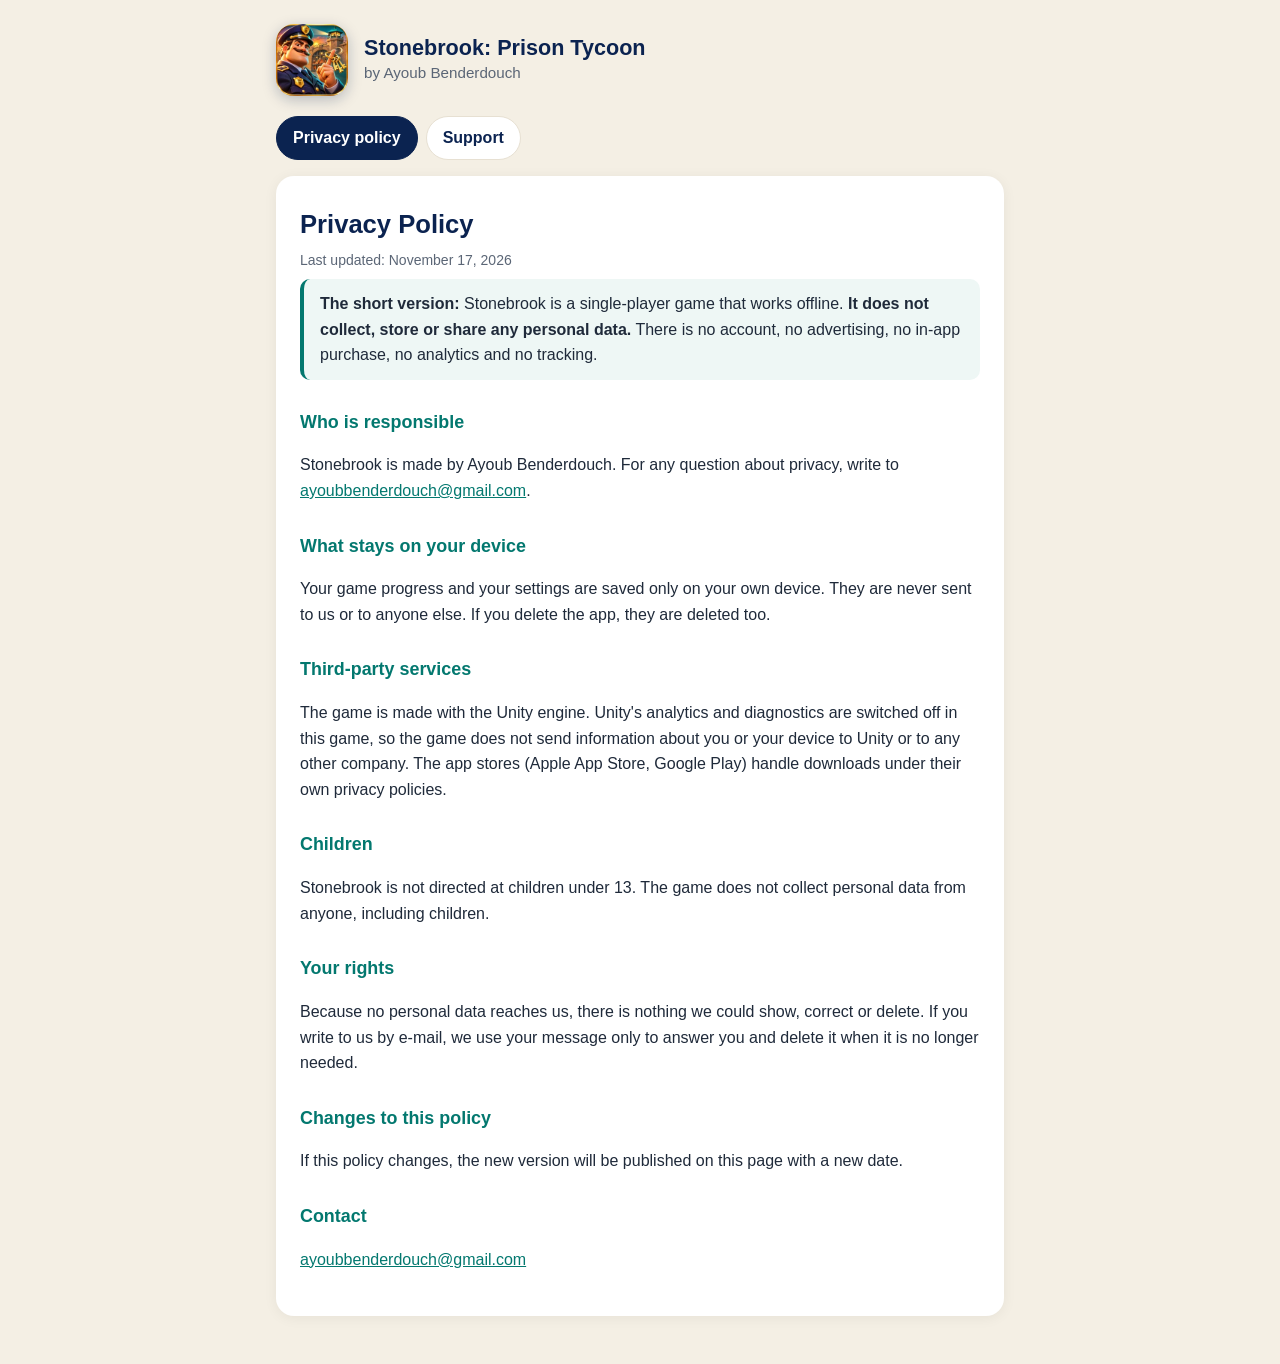
<file: stonebrook/privacy.html>
<!DOCTYPE html>
<html lang="en">
<head>
  <meta charset="UTF-8">
  <meta name="viewport" content="width=device-width, initial-scale=1.0">
  <title>Stonebrook – Privacy Policy</title>
  <meta name="description" content="Privacy policy of Stonebrook: Prison Tycoon. The game collects no personal data.">
  <link rel="icon" href="icon.webp">
  <style>
    :root { --bg: #f4efe4; --card: #ffffff; --ink: #1f2a3a; --soft: #5b6676; --navy: #0b2350; --teal: #03786f; --line: #e7e0d2; }
    * { box-sizing: border-box; }
    body { margin: 0; font-family: -apple-system, BlinkMacSystemFont, 'Segoe UI', Roboto, sans-serif; line-height: 1.6; color: var(--ink); background: var(--bg); }
    .wrap { max-width: 760px; margin: 0 auto; padding: 24px 16px 48px; }
    header { display: flex; align-items: center; gap: 16px; margin-bottom: 20px; }
    header img { width: 72px; height: 72px; border-radius: 18px; box-shadow: 0 4px 14px rgba(11,35,80,.25); }
    header .name { font-weight: 800; font-size: 1.35em; color: var(--navy); line-height: 1.2; }
    header .by { color: var(--soft); font-size: .95em; }
    nav { display: flex; gap: 8px; margin-bottom: 16px; }
    nav a { text-decoration: none; padding: 8px 16px; border-radius: 999px; background: #fff; color: var(--navy); font-weight: 600; border: 1px solid var(--line); }
    nav a.on { background: var(--navy); color: #fff; border-color: var(--navy); }
    .card { background: var(--card); padding: 28px 24px; border-radius: 18px; box-shadow: 0 2px 14px rgba(0,0,0,.06); }
    h1 { color: var(--navy); margin: 0 0 4px; font-size: 1.6em; }
    h2 { color: var(--teal); margin: 28px 0 6px; font-size: 1.12em; }
    .date { color: var(--soft); font-size: 14px; margin: 0 0 8px; }
    .short { background: #eef7f5; border-left: 4px solid var(--teal); padding: 12px 16px; border-radius: 10px; }
    a { color: var(--teal); }
  </style>
</head>
<body>
  <div class="wrap">
    <header>
      <img src="icon.webp" alt="Stonebrook app icon" width="72" height="72">
      <div><div class="name">Stonebrook: Prison Tycoon</div><div class="by">by Ayoub Benderdouch</div></div>
    </header>
    <nav><a class="on" href="privacy.html">Privacy policy</a><a href="support.html">Support</a></nav>
    <div class="card">
      <h1>Privacy Policy</h1>
      <p class="date">Last updated: November 17, 2026</p>

      <div class="short">
        <strong>The short version:</strong> Stonebrook is a single-player game that works offline.
        <strong>It does not collect, store or share any personal data.</strong> There is no account, no advertising,
        no in-app purchase, no analytics and no tracking.
      </div>

      <h2>Who is responsible</h2>
      <p>Stonebrook is made by Ayoub Benderdouch. For any question about privacy, write to
        <a href="mailto:ayoubbenderdouch@gmail.com?subject=Stonebrook%20privacy">ayoubbenderdouch@gmail.com</a>.</p>

      <h2>What stays on your device</h2>
      <p>Your game progress and your settings are saved only on your own device. They are never sent to us or to anyone
        else. If you delete the app, they are deleted too.</p>


      <h2>Third-party services</h2>
      <p>The game is made with the Unity engine. Unity's analytics and diagnostics are switched off in this game, so the
        game does not send information about you or your device to Unity or to any other company. The app stores
        (Apple App Store, Google Play) handle downloads under their own privacy policies.</p>

      <h2>Children</h2>
      <p>Stonebrook is not directed at children under 13. The game does not collect personal data from anyone, including
        children.</p>

      <h2>Your rights</h2>
      <p>Because no personal data reaches us, there is nothing we could show, correct or delete. If you write to us by
        e-mail, we use your message only to answer you and delete it when it is no longer needed.</p>

      <h2>Changes to this policy</h2>
      <p>If this policy changes, the new version will be published on this page with a new date.</p>

      <h2>Contact</h2>
      <p><a href="mailto:ayoubbenderdouch@gmail.com?subject=Stonebrook%20privacy">ayoubbenderdouch@gmail.com</a></p>
    </div>
  </div>
</body>
</html>
</file>
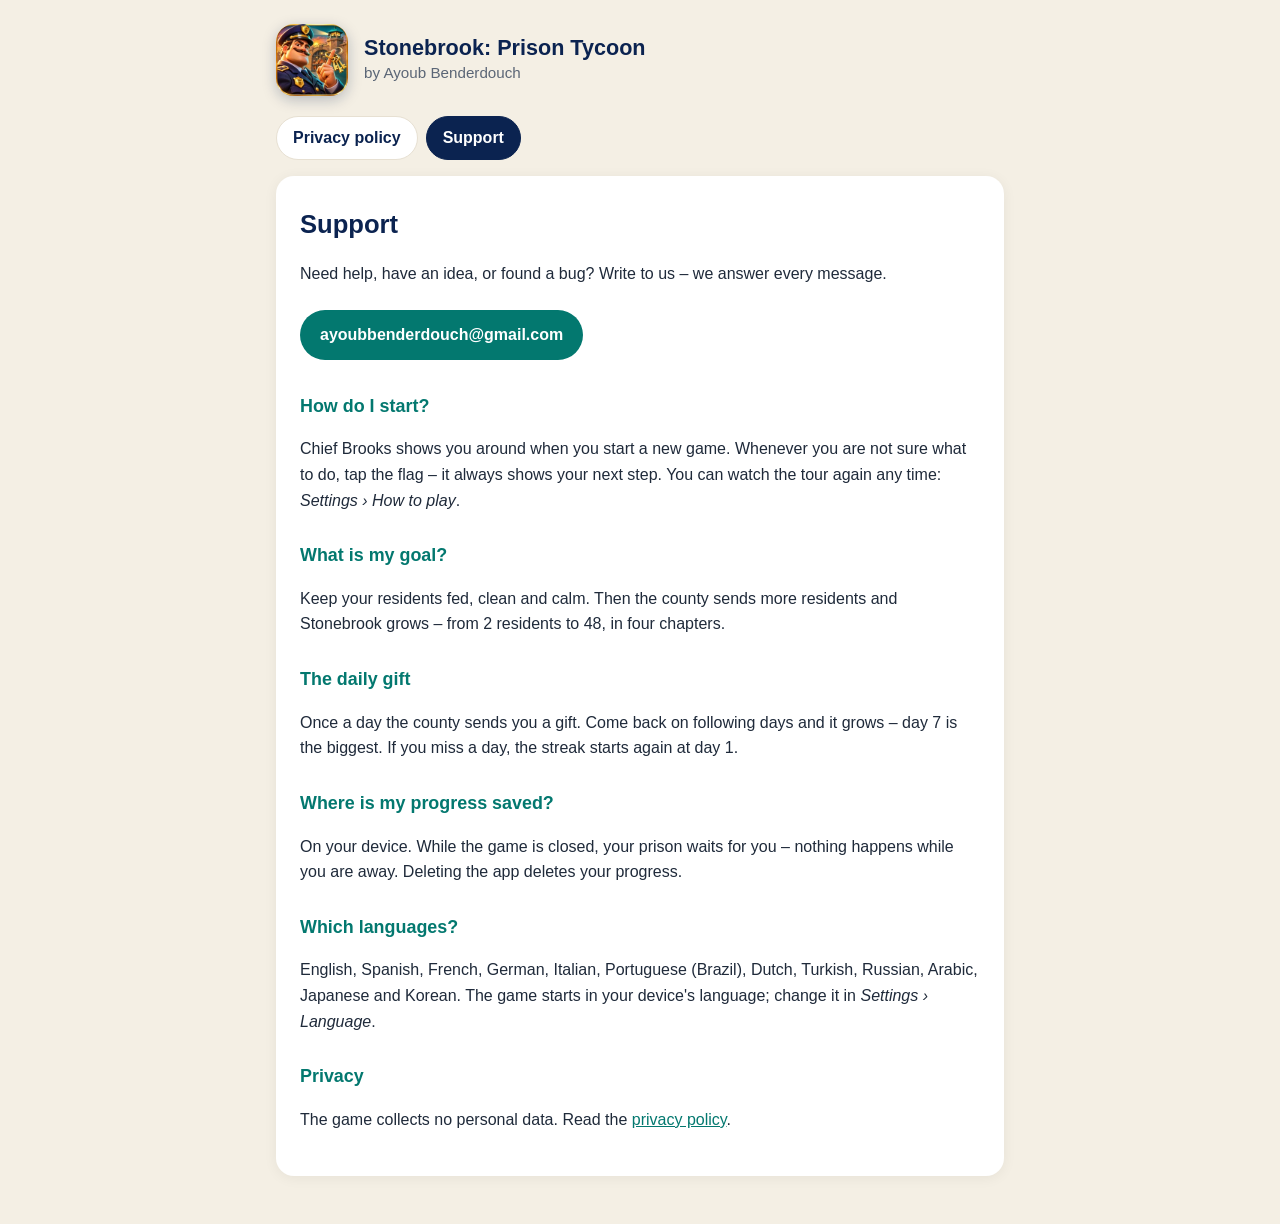
<file: stonebrook/support.html>
<!DOCTYPE html>
<html lang="en">
<head>
  <meta charset="UTF-8">
  <meta name="viewport" content="width=device-width, initial-scale=1.0">
  <title>Stonebrook – Support</title>
  <meta name="description" content="Help and contact for Stonebrook: Prison Tycoon.">
  <link rel="icon" href="icon.webp">
  <style>
    :root { --bg: #f4efe4; --card: #ffffff; --ink: #1f2a3a; --soft: #5b6676; --navy: #0b2350; --teal: #03786f; --line: #e7e0d2; }
    * { box-sizing: border-box; }
    body { margin: 0; font-family: -apple-system, BlinkMacSystemFont, 'Segoe UI', Roboto, sans-serif; line-height: 1.6; color: var(--ink); background: var(--bg); }
    .wrap { max-width: 760px; margin: 0 auto; padding: 24px 16px 48px; }
    header { display: flex; align-items: center; gap: 16px; margin-bottom: 20px; }
    header img { width: 72px; height: 72px; border-radius: 18px; box-shadow: 0 4px 14px rgba(11,35,80,.25); }
    header .name { font-weight: 800; font-size: 1.35em; color: var(--navy); line-height: 1.2; }
    header .by { color: var(--soft); font-size: .95em; }
    nav { display: flex; gap: 8px; margin-bottom: 16px; }
    nav a { text-decoration: none; padding: 8px 16px; border-radius: 999px; background: #fff; color: var(--navy); font-weight: 600; border: 1px solid var(--line); }
    nav a.on { background: var(--navy); color: #fff; border-color: var(--navy); }
    .card { background: var(--card); padding: 28px 24px; border-radius: 18px; box-shadow: 0 2px 14px rgba(0,0,0,.06); }
    h1 { color: var(--navy); margin: 0 0 4px; font-size: 1.6em; }
    h2 { color: var(--teal); margin: 28px 0 6px; font-size: 1.12em; }
    .mail { display: inline-block; margin: 8px 0 4px; padding: 12px 20px; border-radius: 999px; background: var(--teal); color: #fff; font-weight: 700; text-decoration: none; word-break: break-all; }
    a { color: var(--teal); }
  </style>
</head>
<body>
  <div class="wrap">
    <header>
      <img src="icon.webp" alt="Stonebrook app icon" width="72" height="72">
      <div><div class="name">Stonebrook: Prison Tycoon</div><div class="by">by Ayoub Benderdouch</div></div>
    </header>
    <nav><a href="privacy.html">Privacy policy</a><a class="on" href="support.html">Support</a></nav>
    <div class="card">
      <h1>Support</h1>
      <p>Need help, have an idea, or found a bug? Write to us – we answer every message.</p>
      <a class="mail" href="mailto:ayoubbenderdouch@gmail.com?subject=Stonebrook">ayoubbenderdouch@gmail.com</a>

      <h2>How do I start?</h2>
      <p>Chief Brooks shows you around when you start a new game. Whenever you are not sure what to do, tap the flag – it
        always shows your next step. You can watch the tour again any time: <em>Settings › How to play</em>.</p>

      <h2>What is my goal?</h2>
      <p>Keep your residents fed, clean and calm. Then the county sends more residents and Stonebrook grows – from
        2 residents to 48, in four chapters.</p>

      <h2>The daily gift</h2>
      <p>Once a day the county sends you a gift. Come back on following days and it grows – day 7 is the biggest. If you
        miss a day, the streak starts again at day 1.</p>


      <h2>Where is my progress saved?</h2>
      <p>On your device. While the game is closed, your prison waits for you – nothing happens while you are away.
        Deleting the app deletes your progress.</p>

      <h2>Which languages?</h2>
      <p>English, Spanish, French, German, Italian, Portuguese (Brazil), Dutch, Turkish, Russian, Arabic, Japanese and
        Korean. The game starts in your device's language; change it in <em>Settings › Language</em>.</p>

      <h2>Privacy</h2>
      <p>The game collects no personal data. Read the <a href="privacy.html">privacy policy</a>.</p>
    </div>
  </div>
</body>
</html>
</file>
